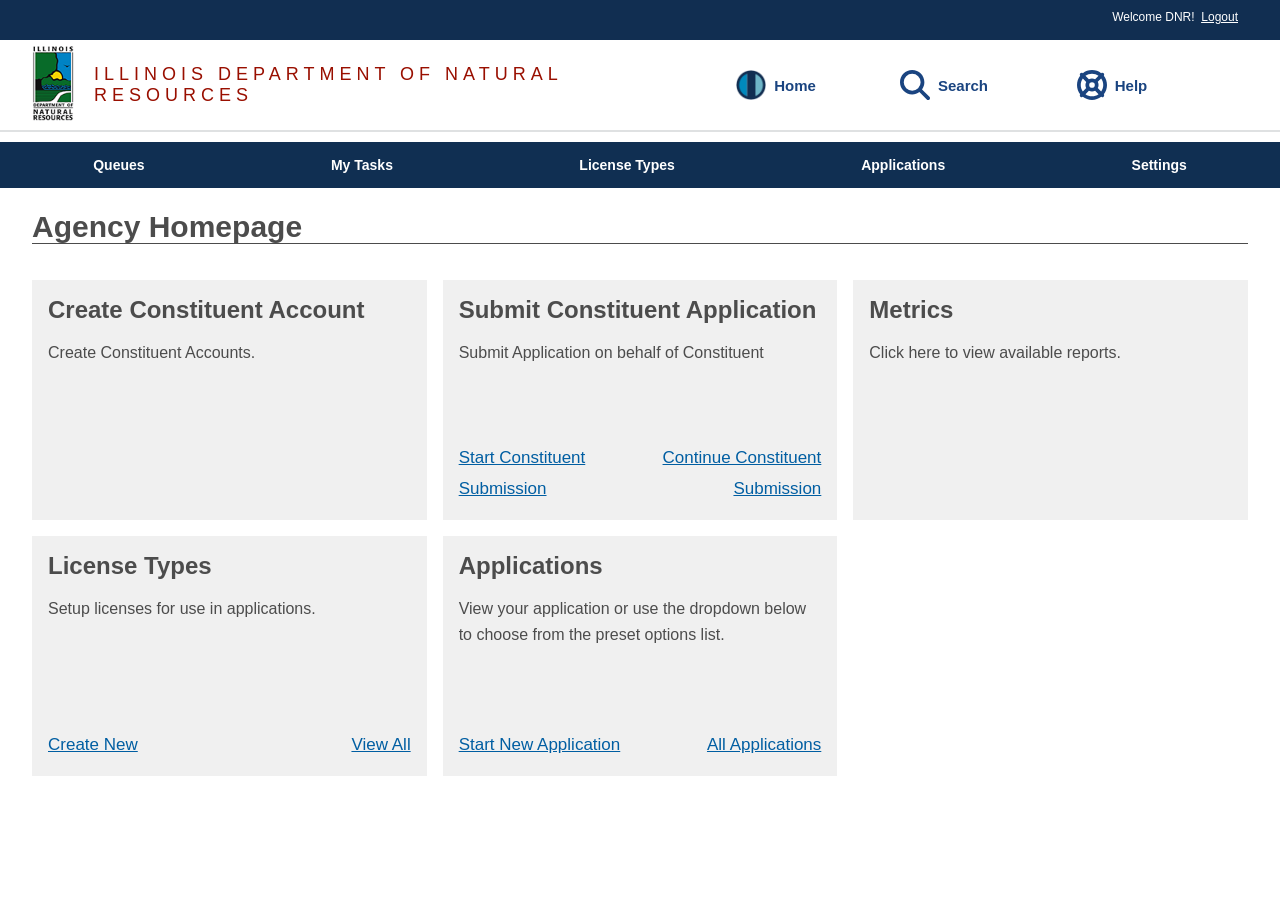
<file: index.html>
<!-- <div id="gate" style="
  position: fixed;
  top: 0;
  left: 0;
  width: 100%;
  height: 100%;
  background: white;
  display: flex;
  align-items: center;
  justify-content: center;
  flex-direction: column;
  z-index: 9999;
">
  <h2>Enter password to view prototype</h2>
  <input type="password" id="pw" style="padding:8px; margin:10px;" />
  <button onclick="enter()" style="padding:8px 16px;">Enter</button>
</div>

<script>
function enter() {
  if (document.getElementById('pw').value === 'rlp') {
    document.getElementById('gate').style.display = 'none';
  } else {
    alert('Wrong password');
  }
}
</script> -->


<!DOCTYPE html>
<html lang="en">
<head>
  <meta charset="UTF-8" />
  <meta name="viewport" content="width=device-width, initial-scale=1.0" />
  <title>Agency Home - RLP</title>
<!-- Custom RLP Styles -->
  <link rel="stylesheet" href="css/styles.css" />
</head>
<body>
  <div class="app-container">
    <div class="header management">
      <a class="usa-skipnav" href="#main-content">Skip to Main Content</a>

      <header class="usa-header">
        <div class="skinny-header-container">
          <div class="grid-container">
            <div class="welcome-agency usa-banner__header-text">
              Welcome DNR! &nbsp;<a href="#"><u>Logout</u></a>
            </div>
          </div>
        </div>
      </header>

      <div class="border-bottom-2px border-base-lighter">
        <div class="grid-container navigation">
          <div class="grid-row">
            <div class="tablet:grid-col-6 logo-flex">
              <a class="agency-logo-link" href="#">
                <img src="assets/il-logo.png"
                     alt="Illinois Department of Natural Resources agency logo"
                     class="agency-logo">
              </a>
              <a class="agency-name-link" href="#">
                <div class="agency-name">Illinois Department of Natural Resources</div>
              </a>
            </div>
            <div class="tablet:grid-col-6">
              <nav class="grid-container">
                <div class="grid-row header--nav-links">
                  <div class="tablet:grid-col nav__item">
                    <a class="usa-link" href="#">
                      <img src="assets/rlp-logo.png"
                           alt="RLP logo"
                           class="margin-right-1"
                           height="30">Home
                    </a>
                  </div>
                  <div class="tablet:grid-col-auto nav__item">
                    <a class="usa-link" href="search.html">
                      <svg aria-hidden="true" focusable="false" class="svg-inline--fa fa-magnifying-glass fa-xl margin-right-1" role="img" xmlns="http://www.w3.org/2000/svg" viewBox="0 0 512 512" width="30" height="30">
                        <path fill="currentColor" d="M416 208c0 45.9-14.9 88.3-40 122.7L502.6 457.4c12.5 12.5 12.5 32.8 0 45.3s-32.8 12.5-45.3 0L330.7 376c-34.4 25.2-76.8 40-122.7 40C93.1 416 0 322.9 0 208S93.1 0 208 0S416 93.1 416 208zM208 352a144 144 0 1 0 0-288 144 144 0 1 0 0 288z"></path>
                      </svg>Search
                    </a>
                  </div>
                  <div class="tablet:grid-col nav__item">
                    <a class="usa-link" href="#" target="_blank">
                      <svg aria-hidden="true" focusable="false" class="svg-inline--fa fa-life-ring fa-xl margin-right-1" role="img" xmlns="http://www.w3.org/2000/svg" viewBox="0 0 512 512" width="30" height="30">
                        <path fill="currentColor" d="M367.2 412.5C335.9 434.9 297.5 448 256 448s-79.9-13.1-111.2-35.5l58-58c15.8 8.6 34 13.5 53.3 13.5s37.4-4.9 53.3-13.5l58 58zm90.7 .8c33.8-43.4 54-98 54-157.3s-20.2-113.9-54-157.3c9-12.5 7.9-30.1-3.4-41.3S425.8 45 413.3 54C369.9 20.2 315.3 0 256 0S142.1 20.2 98.7 54c-12.5-9-30.1-7.9-41.3 3.4S45 86.2 54 98.7C20.2 142.1 0 196.7 0 256s20.2 113.9 54 157.3c-9 12.5-7.9 30.1 3.4 41.3S86.2 467 98.7 458c43.4 33.8 98 54 157.3 54s113.9-20.2 157.3-54c12.5 9 30.1 7.9 41.3-3.4s12.4-28.8 3.4-41.3zm-45.5-46.1l-58-58c8.6-15.8 13.5-34 13.5-53.3s-4.9-37.4-13.5-53.3l58-58C434.9 176.1 448 214.5 448 256s-13.1 79.9-35.5 111.2zM367.2 99.5l-58 58c-15.8-8.6-34-13.5-53.3-13.5s-37.4 4.9-53.3 13.5l-58-58C176.1 77.1 214.5 64 256 64s79.9 13.1 111.2 35.5zM157.5 309.3l-58 58C77.1 335.9 64 297.5 64 256s13.1-79.9 35.5-111.2l58 58c-8.6 15.8-13.5 34-13.5 53.3s4.9 37.4 13.5 53.3zM208 256a48 48 0 1 1 96 0 48 48 0 1 1 -96 0z"></path>
                      </svg>Help
                    </a>
                  </div>
                </div>
              </nav>
            </div>
          </div>
        </div>
      </div>
    </div>

    <nav class="horizontalNav main-menu">
      <ul class="usa-nav__primary display-flex padding-left-0">
        <li class="usa-nav__primary-item">
          <span class="menuItem-inner"><a href="queues.html">Queues</a></span>
        </li>
        <li class="usa-nav__primary-item">
          <span class="menuItem-inner"><a href="my-tasks.html">My Tasks</a></span>
        </li>
        <li class="usa-nav__primary-item">
          <span class="menuItem-inner"><a href="license-types.html">License Types</a></span>
        </li>
        <li class="usa-nav__primary-item">
          <span class="menuItem-inner"><a href="applications.html">Applications</a></span>
        </li>
        <li class="usa-nav__primary-item">
          <span class="menuItem-inner"><a href="settings.html">Settings</a></span>
        </li>
      </ul>
    </nav>

    <main id="main-content" class="grid-container">
      <h1 class="page-title page-title--underlined">Agency Homepage</h1>

      <div class="agency-home-cards agency-home-cards--index grid-row grid-gap-2 margin-top-2 minh-card-lg">
        <!-- Card 1: Create Constituent Account -->
        <div class="minh-card-lg margin-top-2 tablet:grid-col-4">
          <a class="simple-card bg-base-lightest padding-2 height-full display-flex flex-column flex-1"
             href="#"
             style="display:block; text-decoration:none;">
            <h2 class="font-family-sans text-bold margin-0">Create Constituent Account</h2>
            <p>Create Constituent Accounts.</p>
          </a>
        </div>

        <!-- Card 2: Submit Constituent Application -->
        <div class="minh-card-lg margin-top-2 tablet:grid-col-4">
          <div class="simple-card bg-base-lightest padding-2 height-full display-flex flex-column flex-1">
            <h2 class="font-family-sans text-bold margin-0">Submit Constituent Application</h2>
            <p>Submit Application on behalf of Constituent</p>
            <div class="flex flex-1 flex-column flex-justify-end">
              <div class="grid-row">
                <div class="tablet:grid-col-6 text-left">
                  <a class="text-primary" href="#">Start Constituent Submission</a>
                </div>
                <div class="tablet:grid-col-6 text-right">
                  <a class="text-primary" href="#">Continue Constituent Submission</a>
                </div>
              </div>
            </div>
          </div>
        </div>

        <!-- Card 3: Metrics -->
        <div class="minh-card-lg margin-top-2 tablet:grid-col-4">
          <a class="simple-card bg-base-lightest padding-2 height-full display-flex flex-column flex-1"
             href="#"
             style="display:block; text-decoration:none;">
            <h2 class="font-family-sans text-bold margin-0">Metrics</h2>
            <p>Click here to view available reports.</p>
          </a>
        </div>

        <!-- Card 4: License Types -->
        <div class="minh-card-lg margin-top-2 tablet:grid-col-4">
          <div class="simple-card bg-base-lightest padding-2 height-full display-flex flex-column flex-1">
            <h2 class="font-family-sans text-bold margin-0">License Types</h2>
            <p>Setup licenses for use in applications.</p>
            <div class="flex flex-1 flex-column flex-justify-end">
              <div class="grid-row">
                <div class="tablet:grid-col-6 text-left">
                  <a class="text-primary" href="#">Create New</a>
                </div>
                <div class="tablet:grid-col-6 text-right">
                  <a class="text-primary" href="#">View All</a>
                </div>
              </div>
            </div>
          </div>
        </div>

        <!-- Card 5: Applications -->
        <div class="minh-card-lg margin-top-2 tablet:grid-col-4">
          <div class="simple-card bg-base-lightest padding-2 height-full display-flex flex-column flex-1">
            <h2 class="font-family-sans text-bold margin-0">Applications</h2>
            <p>View your application or use the dropdown below to choose from the preset options list.</p>
            <div class="flex flex-1 flex-column flex-justify-end">
              <div class="grid-row">
                <div class="tablet:grid-col-6 text-left">
                  <a class="text-primary" href="start-application.html">Start New Application</a>
                </div>
                <div class="tablet:grid-col-6 text-right">
                  <a class="text-primary" href="applications.html">All Applications</a>
                </div>
              </div>
            </div>
          </div>
        </div>
      </div>
    </main>
  </div>
</body>
</html>
</file>
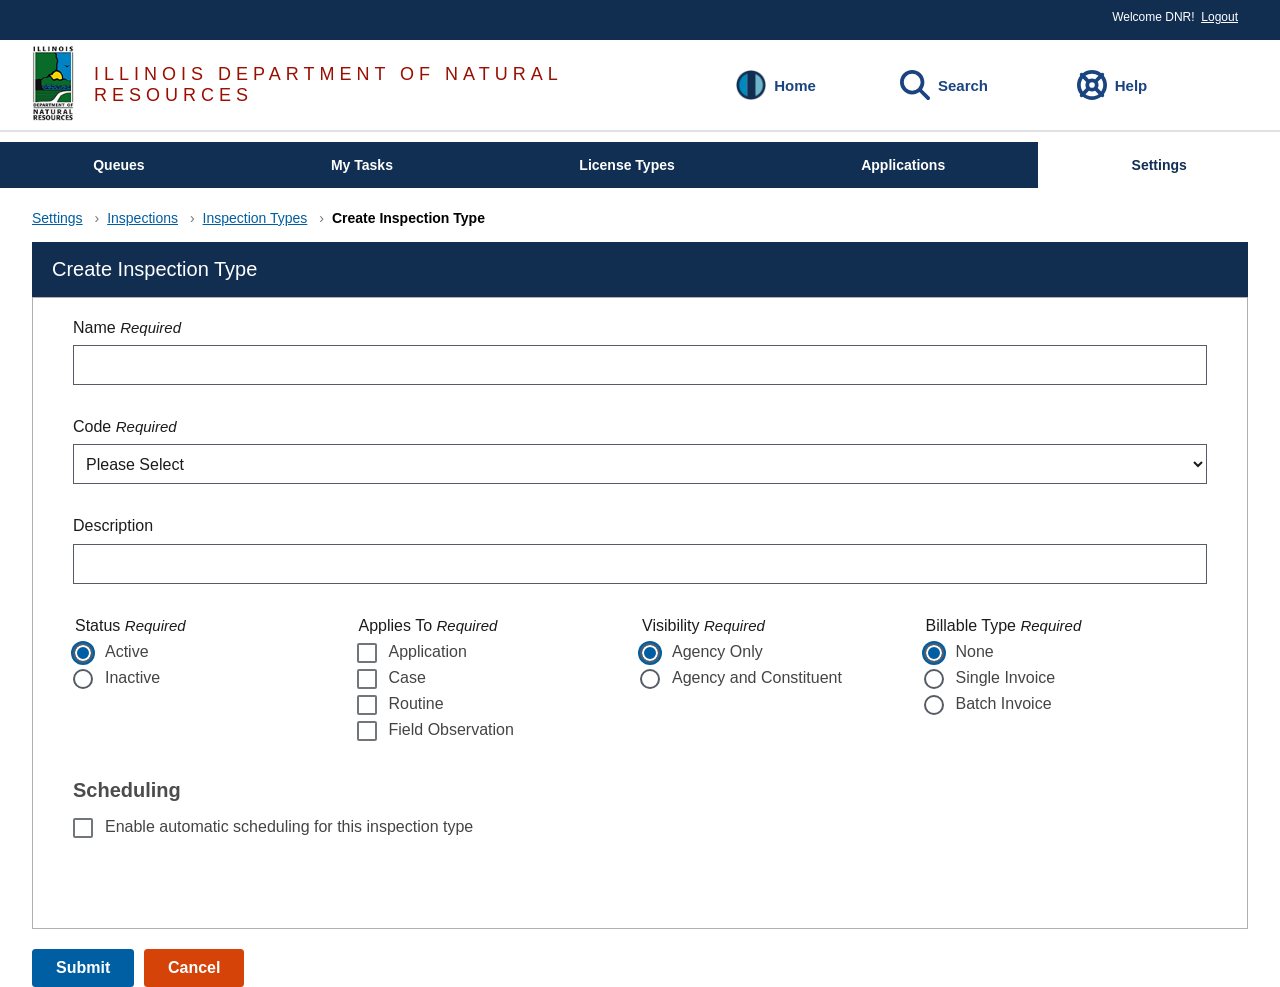
<file: add-inspection-type.html>
<!DOCTYPE html>
<html lang="en">
<head>
  <meta charset="UTF-8" />
  <meta name="viewport" content="width=device-width, initial-scale=1.0" />
  <title>Create Inspection Type - RLP</title>
  <!-- Custom RLP Styles -->
  <link rel="stylesheet" href="css/styles.css" />
</head>
<body>
  <div class="app-container">
    <div class="header management">
      <a class="usa-skipnav" href="#main-content">Skip to Main Content</a>

      <header class="usa-header">
        <div class="skinny-header-container">
          <div class="grid-container">
            <div class="welcome-agency usa-banner__header-text">
              Welcome DNR! &nbsp;<a href="#"><u>Logout</u></a>
            </div>
          </div>
        </div>
      </header>

      <div class="border-bottom-2px border-base-lighter">
        <div class="grid-container navigation">
          <div class="grid-row">
            <div class="tablet:grid-col-6 logo-flex">
              <a class="agency-logo-link" href="index.html">
                <img src="assets/il-logo.png"
                     alt="Illinois Department of Natural Resources agency logo"
                     class="agency-logo">
              </a>
              <a class="agency-name-link" href="index.html">
                <div class="agency-name">Illinois Department of Natural Resources</div>
              </a>
            </div>
            <div class="tablet:grid-col-6">
              <nav class="grid-container">
                <div class="grid-row header--nav-links">
                  <div class="tablet:grid-col nav__item">
                    <a class="usa-link" href="index.html">
                      <img src="assets/rlp-logo.png"
                           alt="RLP logo"
                           class="margin-right-1"
                           height="30">Home
                    </a>
                  </div>
                  <div class="tablet:grid-col-auto nav__item">
                    <a class="usa-link" href="search.html">
                      <svg aria-hidden="true" focusable="false" class="svg-inline--fa fa-magnifying-glass fa-xl margin-right-1" role="img" xmlns="http://www.w3.org/2000/svg" viewBox="0 0 512 512" width="30" height="30">
                        <path fill="currentColor" d="M416 208c0 45.9-14.9 88.3-40 122.7L502.6 457.4c12.5 12.5 12.5 32.8 0 45.3s-32.8 12.5-45.3 0L330.7 376c-34.4 25.2-76.8 40-122.7 40C93.1 416 0 322.9 0 208S93.1 0 208 0S416 93.1 416 208zM208 352a144 144 0 1 0 0-288 144 144 0 1 0 0 288z"></path>
                      </svg>Search
                    </a>
                  </div>
                  <div class="tablet:grid-col nav__item">
                    <a class="usa-link" href="#" target="_blank">
                      <svg aria-hidden="true" focusable="false" class="svg-inline--fa fa-life-ring fa-xl margin-right-1" role="img" xmlns="http://www.w3.org/2000/svg" viewBox="0 0 512 512" width="30" height="30">
                        <path fill="currentColor" d="M367.2 412.5C335.9 434.9 297.5 448 256 448s-79.9-13.1-111.2-35.5l58-58c15.8 8.6 34 13.5 53.3 13.5s37.4-4.9 53.3-13.5l58 58zm90.7 .8c33.8-43.4 54-98 54-157.3s-20.2-113.9-54-157.3c9-12.5 7.9-30.1-3.4-41.3S425.8 45 413.3 54C369.9 20.2 315.3 0 256 0S142.1 20.2 98.7 54c-12.5-9-30.1-7.9-41.3 3.4S45 86.2 54 98.7C20.2 142.1 0 196.7 0 256s20.2 113.9 54 157.3c-9 12.5-7.9 30.1 3.4 41.3S86.2 467 98.7 458c43.4 33.8 98 54 157.3 54s113.9-20.2 157.3-54c12.5 9 30.1 7.9 41.3-3.4s12.4-28.8 3.4-41.3zm-45.5-46.1l-58-58c8.6-15.8 13.5-34 13.5-53.3s-4.9-37.4-13.5-53.3l58-58C434.9 176.1 448 214.5 448 256s-13.1 79.9-35.5 111.2zM367.2 99.5l-58 58c-15.8-8.6-34-13.5-53.3-13.5s-37.4 4.9-53.3 13.5l-58-58C176.1 77.1 214.5 64 256 64s79.9 13.1 111.2 35.5zM157.5 309.3l-58 58C77.1 335.9 64 297.5 64 256s13.1-79.9 35.5-111.2l58 58c-8.6 15.8-13.5 34-13.5 53.3s4.9 37.4 13.5 53.3zM208 256a48 48 0 1 1 96 0 48 48 0 1 1 -96 0z"></path>
                      </svg>Help
                    </a>
                  </div>
                </div>
              </nav>
            </div>
          </div>
        </div>
      </div>
    </div>

    <nav class="horizontalNav main-menu">
      <ul class="usa-nav__primary display-flex padding-left-0">
        <li class="usa-nav__primary-item">
          <span class="menuItem-inner"><a href="queues.html">Queues</a></span>
        </li>
        <li class="usa-nav__primary-item">
          <span class="menuItem-inner"><a href="my-tasks.html">My Tasks</a></span>
        </li>
        <li class="usa-nav__primary-item">
          <span class="menuItem-inner"><a href="license-types.html">License Types</a></span>
        </li>
        <li class="usa-nav__primary-item">
          <span class="menuItem-inner"><a href="applications.html">Applications</a></span>
        </li>
        <li class="usa-nav__primary-item active">
          <span class="menuItem-inner"><a href="settings.html">Settings</a></span>
        </li>
      </ul>
    </nav>

    <main id="main-content" class="grid-container">
      <nav class="usa-breadcrumb margin-top-2" aria-label="Breadcrumbs">
        <ol class="usa-breadcrumb__list">
          <li class="usa-breadcrumb__list-item">
            <a href="settings.html" class="usa-breadcrumb__link">Settings</a>
          </li>
          <li class="usa-breadcrumb__list-item">
            <a href="inspection-menu.html" class="usa-breadcrumb__link">Inspections</a>
          </li>
          <li class="usa-breadcrumb__list-item">
            <a href="inspections.html" class="usa-breadcrumb__link">Inspection Types</a>
          </li>
          <li class="usa-breadcrumb__list-item usa-current" aria-current="page">
            <span>Create Inspection Type</span>
          </li>
        </ol>
      </nav>

      <div class="profile-header">
        <h1 class="profile-header__title">Create Inspection Type</h1>
      </div>

      <!-- Error Alert -->
      <div id="error-alert" class="usa-alert usa-alert--error" hidden>
        <div class="usa-alert__body">
          <h3 class="usa-alert__heading">Error status</h3>
          <p class="usa-alert__text">Please correct the following errors:</p>
        </div>
      </div>

      <div class="profile-content">
        <div class="inspection-content">
          <div class="margin-bottom-4" id="inspection-name-group">
            <label class="usa-label" for="inspection-name">Name <span class="field-required">Required</span></label>
            <span class="usa-error-message" id="inspection-name-error" hidden>Enter a name</span>
            <input class="usa-input" id="inspection-name" name="inspection-name" type="text" required>
          </div>

          <div class="margin-bottom-4" id="inspection-type-group">
            <label class="usa-label" for="inspection-type">Code <span class="field-required">Required</span></label>
            <span class="usa-error-message" id="inspection-type-error" hidden>Select a code</span>
            <select class="usa-select" id="inspection-type" name="inspection-type" required>
              <option value="">Please Select</option>
            </select>
          </div>

          <div class="margin-bottom-4" id="inspection-team-group" hidden>
            <label class="usa-label" for="inspection-team">Team <span class="field-required">Required</span></label>
            <span class="usa-error-message" id="inspection-team-error" hidden>Select a team</span>
            <select class="usa-select" id="inspection-team" name="inspection-team">
              <option value="">Please Select</option>
              <option value="team-1">Team 1</option>
              <option value="team-2">Team 2</option>
              <option value="team-3">Team 3</option>
            </select>
          </div>

          <div class="margin-bottom-4" id="license-type-group" hidden>
            <label class="usa-label" for="license-type">Type</label>
            <select class="usa-select" id="license-type" name="license-type">
              <option value="">Please Select</option>
              <option value="firearm-business">Firearm Business License</option>
              <option value="professional-engineer">Professional Engineer</option>
              <option value="contractor">Contractor License</option>
              <option value="fishing-guide">Fishing Guide Permit</option>
              <option value="wildlife-rehab">Wildlife Rehabilitation</option>
            </select>
          </div>

          <div class="margin-bottom-4">
            <label class="usa-label" for="description">Description</label>
            <input class="usa-input" id="description" name="description" type="text">
          </div>

          <div class="grid-row grid-gap margin-bottom-4">
            <div class="tablet:grid-col">
              <fieldset class="usa-fieldset">
                <legend class="usa-legend">Status <span class="field-required">Required</span></legend>
                <div class="usa-radio">
                  <input class="usa-radio__input" id="status-active" type="radio" name="status" value="active" checked>
                  <label class="usa-radio__label" for="status-active">Active</label>
                </div>
                <div class="usa-radio">
                  <input class="usa-radio__input" id="status-inactive" type="radio" name="status" value="inactive">
                  <label class="usa-radio__label" for="status-inactive">Inactive</label>
                </div>
              </fieldset>
            </div>
            <div class="tablet:grid-col" id="applies-to-group">
              <fieldset class="usa-fieldset">
                <legend class="usa-legend">Applies To <span class="field-required">Required</span></legend>
                <span class="usa-error-message" id="applies-to-error" hidden>Select at least one option</span>
                <div class="usa-checkbox">
                  <input class="usa-checkbox__input" id="applies-application" type="checkbox" name="applies-to" value="application">
                  <label class="usa-checkbox__label" for="applies-application">Application</label>
                </div>
                <div class="usa-checkbox">
                  <input class="usa-checkbox__input" id="applies-case" type="checkbox" name="applies-to" value="case">
                  <label class="usa-checkbox__label" for="applies-case">Case</label>
                </div>
                <div class="usa-checkbox">
                  <input class="usa-checkbox__input" id="applies-routine" type="checkbox" name="applies-to" value="routine">
                  <label class="usa-checkbox__label" for="applies-routine">Routine</label>
                </div>
                <div class="usa-checkbox">
                  <input class="usa-checkbox__input" id="applies-field-observation" type="checkbox" name="applies-to" value="field-observation">
                  <label class="usa-checkbox__label" for="applies-field-observation">Field Observation</label>
                </div>
              </fieldset>
            </div>
            <div class="tablet:grid-col">
              <fieldset class="usa-fieldset">
                <legend class="usa-legend">Visibility <span class="field-required">Required</span></legend>
                <div class="usa-radio">
                  <input class="usa-radio__input" id="visibility-agency-only" type="radio" name="visibility" value="agency-only" checked>
                  <label class="usa-radio__label" for="visibility-agency-only">Agency Only</label>
                </div>
                <div class="usa-radio">
                  <input class="usa-radio__input" id="visibility-agency-constituent" type="radio" name="visibility" value="agency-constituent">
                  <label class="usa-radio__label" for="visibility-agency-constituent">Agency and Constituent</label>
                </div>
              </fieldset>
            </div>
            <div class="tablet:grid-col">
              <fieldset class="usa-fieldset">
                <legend class="usa-legend">Billable Type <span class="field-required">Required</span></legend>
                <div class="usa-radio">
                  <input class="usa-radio__input" id="billable-none" type="radio" name="billable-type" value="none" checked>
                  <label class="usa-radio__label" for="billable-none">None</label>
                </div>
                <div class="usa-radio">
                  <input class="usa-radio__input" id="billable-single" type="radio" name="billable-type" value="single">
                  <label class="usa-radio__label" for="billable-single">Single Invoice</label>
                </div>
                <div class="usa-radio">
                  <input class="usa-radio__input" id="billable-batch" type="radio" name="billable-type" value="batch">
                  <label class="usa-radio__label" for="billable-batch">Batch Invoice</label>
                </div>
              </fieldset>
            </div>
          </div>

          <h2 style="font-size: 2rem; font-weight: 700; margin-bottom: 1.6rem; margin-top: 3rem;">Scheduling</h2>

          <div class="margin-bottom-4">
            <div class="usa-checkbox">
              <input class="usa-checkbox__input" id="enable-scheduling" type="checkbox" name="enable-scheduling">
              <label class="usa-checkbox__label" for="enable-scheduling">Enable automatic scheduling for this inspection type</label>
            </div>
          </div>

          <div id="scheduling-fields" class="margin-bottom-4" style="background-color: #f0f0f0; padding: 2.6rem;" hidden>
            <div class="margin-bottom-4">
              <label class="usa-label">Inspection Timing <span class="field-required">Required</span></label>
              <div class="grid-row" style="align-items: end; gap: 1.6rem;">
                <div class="grid-col-auto">
                  <label class="usa-label" for="timing-number">Number <span class="field-required">Required</span></label>
                  <input class="usa-input" id="timing-number" name="timing-number" type="number" style="width: 10rem;">
                </div>
                <div class="grid-col-auto">
                  <label class="usa-label" for="timing-period">Period <span class="field-required">Required</span></label>
                  <select class="usa-select" id="timing-period" name="timing-period">
                    <option value="">Please Select</option>
                    <option value="days">Days</option>
                    <option value="months">Months</option>
                    <option value="years">Years</option>
                  </select>
                </div>
                <div class="grid-col-auto">
                  <label class="usa-label" for="timing-timeframe">Timeframe <span class="field-required">Required</span></label>
                  <select class="usa-select" id="timing-timeframe" name="timing-timeframe">
                    <option value="">Please Select</option>
                    <option value="on">on</option>
                    <option value="before">before</option>
                    <option value="after">after</option>
                  </select>
                </div>
                <div class="grid-col-auto" style="padding-bottom: 0.8rem;">
                  <span style="font-size: 1.6rem;">the</span>
                </div>
                <div class="grid-col-auto">
                  <label class="usa-label" for="timing-outcome">Outcome <span class="field-required">Required</span></label>
                  <select class="usa-select" id="timing-outcome" name="timing-outcome" style="min-width: 25rem;">
                    <option value="">Please Select</option>
                    <option value="issuance-expiration">Issuance expiration</option>
                    <option value="issuance-start">Issuance start</option>
                    <option value="prior-inspection-completion">Prior inspection completion date</option>
                  </select>
                </div>
              </div>
            </div>

            <fieldset class="usa-fieldset margin-bottom-4">
              <legend class="usa-legend">Frequency <span class="field-required">Required</span></legend>
              <div class="usa-radio">
                <input class="usa-radio__input" id="frequency-quarterly" type="radio" name="frequency" value="quarterly" checked>
                <label class="usa-radio__label" for="frequency-quarterly">Quarterly</label>
              </div>
              <div class="usa-radio">
                <input class="usa-radio__input" id="frequency-annual" type="radio" name="frequency" value="annual">
                <label class="usa-radio__label" for="frequency-annual">Annual</label>
              </div>
              <div class="usa-radio">
                <input class="usa-radio__input" id="frequency-biennial" type="radio" name="frequency" value="biennial">
                <label class="usa-radio__label" for="frequency-biennial">Biennial</label>
              </div>
            </fieldset>

            <div class="margin-bottom-4">
              <label class="usa-label">Repeat Every <span class="field-required">Required</span></label>
              <div class="grid-row" style="align-items: end; gap: 1.6rem;">
                <div class="grid-col-auto">
                  <label class="usa-label" for="repeat-number">Number <span class="field-required">Required</span></label>
                  <input class="usa-input" id="repeat-number" name="repeat-number" type="number" style="width: 10rem;">
                </div>
                <div class="grid-col-auto">
                  <label class="usa-label" for="repeat-period">Period <span class="field-required">Required</span></label>
                  <select class="usa-select" id="repeat-period" name="repeat-period">
                    <option value="">Please Select</option>
                    <option value="days">Days</option>
                    <option value="months">Months</option>
                    <option value="years">Years</option>
                  </select>
                </div>
              </div>
            </div>

            <div class="grid-row margin-bottom-4" style="gap: 1.6rem;">
              <div class="grid-col-auto">
                <label class="usa-label" for="schedule-start-date">Start Date <span class="field-required">Required</span></label>
                <div class="date-picker-wrapper">
                  <input class="usa-input" id="schedule-start-date" name="schedule-start-date" type="text" placeholder="MM/DD/YYYY" required>
                  <button type="button" class="date-picker-button" aria-label="Select date">
                    <svg xmlns="http://www.w3.org/2000/svg" width="20" height="20" viewBox="0 0 24 24" fill="none" stroke="currentColor" stroke-width="2">
                      <rect x="3" y="4" width="18" height="18" rx="2" ry="2"></rect>
                      <line x1="16" y1="2" x2="16" y2="6"></line>
                      <line x1="8" y1="2" x2="8" y2="6"></line>
                      <line x1="3" y1="10" x2="21" y2="10"></line>
                    </svg>
                  </button>
                </div>
              </div>
              <div class="grid-col-auto">
                <label class="usa-label" for="schedule-end-date">End Date</label>
                <div class="date-picker-wrapper">
                  <input class="usa-input" id="schedule-end-date" name="schedule-end-date" type="text" placeholder="MM/DD/YYYY">
                  <button type="button" class="date-picker-button" aria-label="Select date">
                    <svg xmlns="http://www.w3.org/2000/svg" width="20" height="20" viewBox="0 0 24 24" fill="none" stroke="currentColor" stroke-width="2">
                      <rect x="3" y="4" width="18" height="18" rx="2" ry="2"></rect>
                      <line x1="16" y1="2" x2="16" y2="6"></line>
                      <line x1="8" y1="2" x2="8" y2="6"></line>
                      <line x1="3" y1="10" x2="21" y2="10"></line>
                    </svg>
                  </button>
                </div>
              </div>
            </div>
          </div>
        </div>
      </div>

      <div class="margin-top-2">
        <button type="button" class="usa-button" id="submit-button">Submit</button>
        <a href="inspections.html" class="usa-button usa-button--secondary" id="cancel-button">Cancel</a>
      </div>
    </main>
  </div>

  <script>
    // Populate Inspection Code dropdown from saved enabled codes, falling back to
    // the default enabled state defined in inspection-codes.html
    (function populateInspectionCodes() {
      var defaultCodes = [
        'AFO-FIRE-001', 'AFO-WATER-002', 'AFO-LIC-003', 'AFO-WILD-005',
        'AFO-PARK-006', 'AFO-HUNT-007', 'AFO-FISH-008', 'AFO-SOIL-010',
        'AFO-HAZ-011',  'AFO-FOOD-012', 'AFO-ELEC-014', 'AFO-CHEM-015',
        'AFO-BUILD-016','AFO-PEST-018', 'AFO-FEED-019', 'AFO-ROAD-020',
        'AFO-UTIL-022', 'AFO-NATIVE-023','AFO-WETLAND-024'
      ];

      var codes = defaultCodes;
      try {
        var stored = localStorage.getItem('enabledInspectionCodes');
        if (stored) { codes = JSON.parse(stored); }
      } catch (e) {}

      var select = document.getElementById('inspection-type');
      codes.forEach(function(code) {
        var option = document.createElement('option');
        option.value = code.toLowerCase();
        option.textContent = code;
        select.appendChild(option);
      });
    })();

    // Scheduling checkbox functionality
    const enableSchedulingCheckbox = document.getElementById('enable-scheduling');
    const schedulingFields = document.getElementById('scheduling-fields');

    enableSchedulingCheckbox.addEventListener('change', function() {
      if (this.checked) {
        schedulingFields.removeAttribute('hidden');
      } else {
        schedulingFields.setAttribute('hidden', '');
      }
    });

    // Form validation
    function validateForm() {
      let isValid = true;
      const errorAlert = document.getElementById('error-alert');

      // Clear previous errors
      clearErrors();

      // Validate Inspection Type
      const inspectionType = document.getElementById('inspection-type');
      if (!inspectionType.value) {
        showFieldError('inspection-type-group', 'inspection-type-error', 'inspection-type');
        isValid = false;
      }

      // Validate Inspection Team (only when an Inspection Code has been selected)
      const inspectionTeamGroup = document.getElementById('inspection-team-group');
      if (!inspectionTeamGroup.hasAttribute('hidden')) {
        const inspectionTeam = document.getElementById('inspection-team');
        if (!inspectionTeam.value) {
          showFieldError('inspection-team-group', 'inspection-team-error', 'inspection-team');
          isValid = false;
        }
      }

      // Validate Inspection Name
      const inspectionName = document.getElementById('inspection-name');
      if (!inspectionName.value.trim()) {
        showFieldError('inspection-name-group', 'inspection-name-error', 'inspection-name');
        isValid = false;
      }

      // Validate Applies To - at least one checkbox must be checked
      const appliesTo = document.querySelectorAll('input[name="applies-to"]:checked');
      if (appliesTo.length === 0) {
        showFieldError('applies-to-group', 'applies-to-error', null);
        isValid = false;
      }

      // If scheduling is enabled, validate scheduling fields
      if (enableSchedulingCheckbox.checked) {
        const timingNumber = document.getElementById('timing-number');
        const timingPeriod = document.getElementById('timing-period');
        const timingTimeframe = document.getElementById('timing-timeframe');
        const timingOutcome = document.getElementById('timing-outcome');
        const repeatNumber = document.getElementById('repeat-number');
        const repeatPeriod = document.getElementById('repeat-period');
        const startDate = document.getElementById('schedule-start-date');

        if (!timingNumber.value) {
          timingNumber.classList.add('usa-input--error');
          isValid = false;
        }
        if (!timingPeriod.value) {
          timingPeriod.classList.add('usa-select--error');
          isValid = false;
        }
        if (!timingTimeframe.value) {
          timingTimeframe.classList.add('usa-select--error');
          isValid = false;
        }
        if (!timingOutcome.value) {
          timingOutcome.classList.add('usa-select--error');
          isValid = false;
        }
        if (!repeatNumber.value) {
          repeatNumber.classList.add('usa-input--error');
          isValid = false;
        }
        if (!repeatPeriod.value) {
          repeatPeriod.classList.add('usa-select--error');
          isValid = false;
        }
        if (!startDate.value) {
          startDate.classList.add('usa-input--error');
          isValid = false;
        }
      }

      // Show or hide error alert
      if (!isValid) {
        errorAlert.removeAttribute('hidden');
        window.scrollTo({ top: 0, behavior: 'smooth' });
      } else {
        errorAlert.setAttribute('hidden', '');
      }

      return isValid;
    }

    function showFieldError(groupId, errorId, fieldId) {
      const group = document.getElementById(groupId);
      const error = document.getElementById(errorId);

      group.classList.add('usa-form-group--error');
      error.removeAttribute('hidden');

      if (fieldId) {
        const field = document.getElementById(fieldId);
        field.classList.add('usa-input--error', 'usa-select--error');
      }
    }

    function clearErrors() {
      document.querySelectorAll('.usa-form-group--error').forEach(group => {
        group.classList.remove('usa-form-group--error');
      });

      document.querySelectorAll('.usa-error-message').forEach(error => {
        error.setAttribute('hidden', '');
      });

      document.querySelectorAll('.usa-input--error, .usa-select--error').forEach(field => {
        field.classList.remove('usa-input--error', 'usa-select--error');
      });
    }

    // Clear errors when user starts fixing them
    document.getElementById('inspection-type').addEventListener('change', function() {
      const teamGroup = document.getElementById('inspection-team-group');
      const teamSelect = document.getElementById('inspection-team');
      const licenseTypeGroup = document.getElementById('license-type-group');
      const licenseTypeSelect = document.getElementById('license-type');

      if (this.value) {
        document.getElementById('inspection-type-group').classList.remove('usa-form-group--error');
        document.getElementById('inspection-type-error').setAttribute('hidden', '');
        this.classList.remove('usa-select--error');
        teamGroup.removeAttribute('hidden');
        licenseTypeGroup.removeAttribute('hidden');
      } else {
        teamGroup.setAttribute('hidden', '');
        teamSelect.value = '';
        licenseTypeGroup.setAttribute('hidden', '');
        licenseTypeSelect.value = '';
      }
    });

    document.getElementById('inspection-team').addEventListener('change', function() {
      if (this.value) {
        document.getElementById('inspection-team-group').classList.remove('usa-form-group--error');
        document.getElementById('inspection-team-error').setAttribute('hidden', '');
        this.classList.remove('usa-select--error');
      }
    });

    document.getElementById('inspection-name').addEventListener('input', function() {
      if (this.value.trim()) {
        document.getElementById('inspection-name-group').classList.remove('usa-form-group--error');
        document.getElementById('inspection-name-error').setAttribute('hidden', '');
        this.classList.remove('usa-input--error');
      }
    });

    document.querySelectorAll('input[name="applies-to"]').forEach(checkbox => {
      checkbox.addEventListener('change', function() {
        const checked = document.querySelectorAll('input[name="applies-to"]:checked');
        if (checked.length > 0) {
          document.getElementById('applies-to-group').classList.remove('usa-form-group--error');
          document.getElementById('applies-to-error').setAttribute('hidden', '');
        }
      });
    });

    // Submit button handler with validation
    document.getElementById('submit-button').addEventListener('click', function() {
      if (validateForm()) {
        console.log('Inspection type submitted');
        window.location.href = 'inspections.html';
      }
    });
  </script>
</body>
</html>
</file>
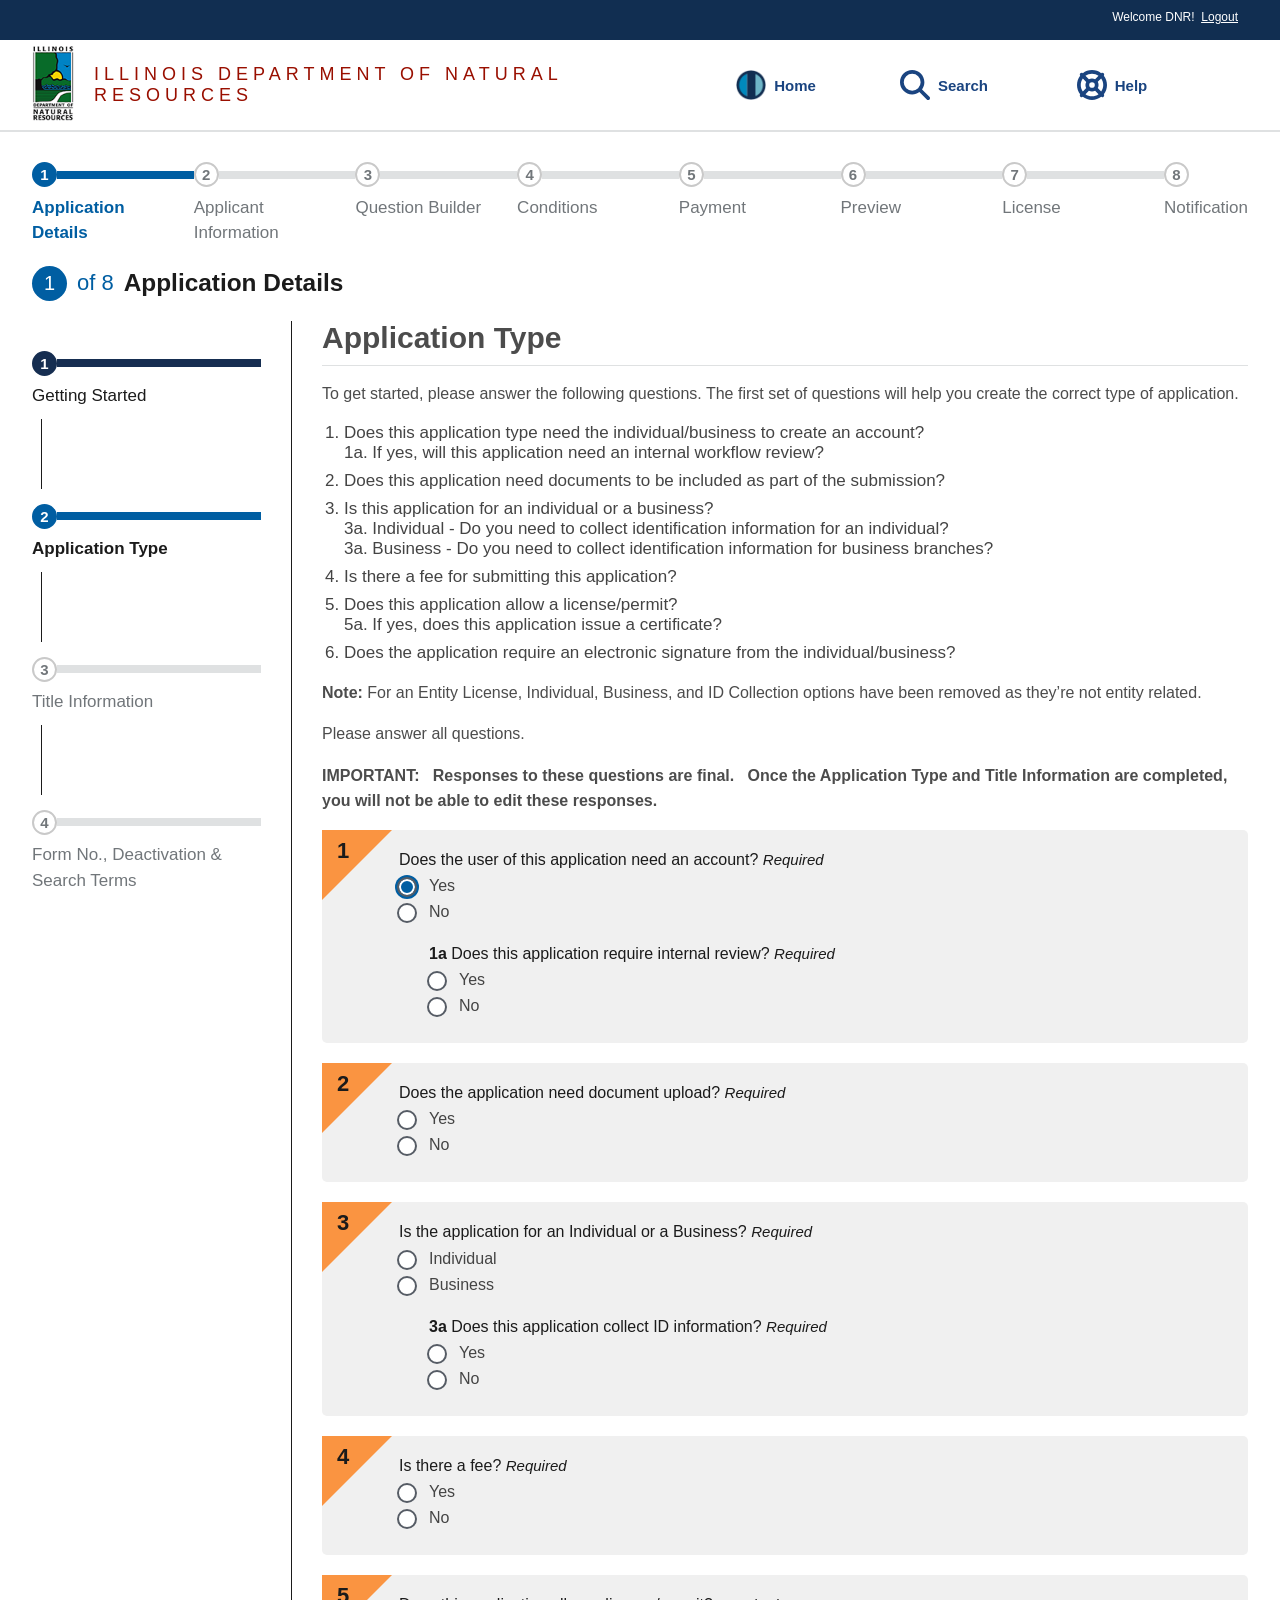
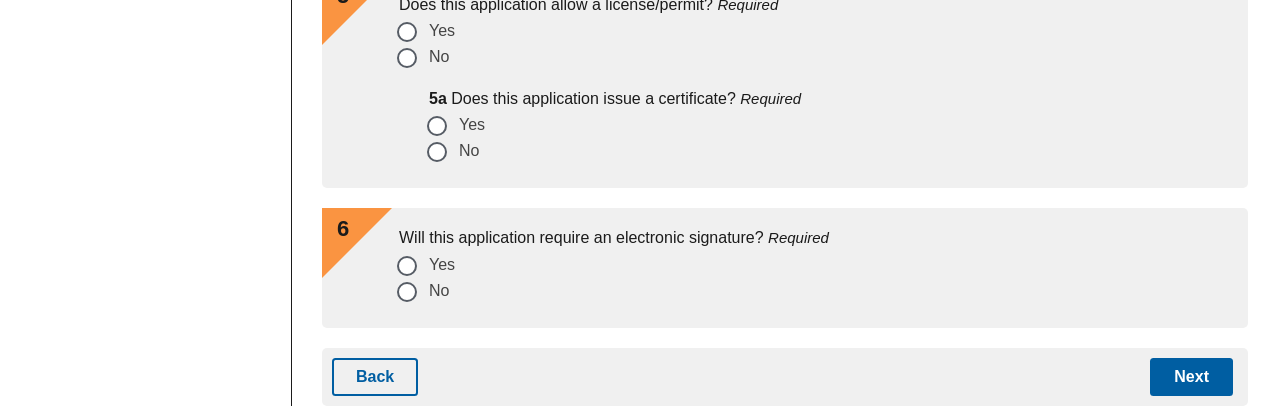
<file: application-type.html>
<!DOCTYPE html>
<html lang="en">

<head>
  <meta charset="UTF-8" />
  <meta name="viewport" content="width=device-width, initial-scale=1.0" />
  <title>Application Type - RLP</title>
  <!-- Custom RLP Styles -->
  <link rel="stylesheet" href="css/styles.css" />
</head>

<body>
  <div class="app-container">
    <div class="header management">
      <a class="usa-skipnav" href="#main-content">Skip to Main Content</a>

      <header class="usa-header">
        <div class="skinny-header-container">
          <div class="grid-container">
            <div class="welcome-agency usa-banner__header-text">
              Welcome DNR! &nbsp;<a href="#"><u>Logout</u></a>
            </div>
          </div>
        </div>
      </header>

      <div class="border-bottom-2px border-base-lighter">
        <div class="grid-container navigation">
          <div class="grid-row">
            <div class="tablet:grid-col-6 logo-flex">
              <a class="agency-logo-link" href="index.html">
                <img src="assets/il-logo.png" alt="Illinois Department of Natural Resources agency logo"
                  class="agency-logo">
              </a>
              <a class="agency-name-link" href="index.html">
                <div class="agency-name">Illinois Department of Natural Resources</div>
              </a>
            </div>
            <div class="tablet:grid-col-6">
              <nav class="grid-container">
                <div class="grid-row header--nav-links">
                  <div class="tablet:grid-col nav__item">
                    <a class="usa-link" href="index.html">
                      <img src="assets/rlp-logo.png" alt="RLP logo" class="margin-right-1" height="30">Home
                    </a>
                  </div>
                  <div class="tablet:grid-col-auto nav__item">
                    <a class="usa-link" href="search.html">
                      <svg aria-hidden="true" focusable="false"
                        class="svg-inline--fa fa-magnifying-glass fa-xl margin-right-1" role="img"
                        xmlns="http://www.w3.org/2000/svg" viewBox="0 0 512 512" width="30" height="30">
                        <path fill="currentColor"
                          d="M416 208c0 45.9-14.9 88.3-40 122.7L502.6 457.4c12.5 12.5 12.5 32.8 0 45.3s-32.8 12.5-45.3 0L330.7 376c-34.4 25.2-76.8 40-122.7 40C93.1 416 0 322.9 0 208S93.1 0 208 0S416 93.1 416 208zM208 352a144 144 0 1 0 0-288 144 144 0 1 0 0 288z">
                        </path>
                      </svg>Search
                    </a>
                  </div>
                  <div class="tablet:grid-col nav__item">
                    <a class="usa-link" href="#" target="_blank">
                      <svg aria-hidden="true" focusable="false" class="svg-inline--fa fa-life-ring fa-xl margin-right-1"
                        role="img" xmlns="http://www.w3.org/2000/svg" viewBox="0 0 512 512" width="30" height="30">
                        <path fill="currentColor"
                          d="M367.2 412.5C335.9 434.9 297.5 448 256 448s-79.9-13.1-111.2-35.5l58-58c15.8 8.6 34 13.5 53.3 13.5s37.4-4.9 53.3-13.5l58 58zm90.7 .8c33.8-43.4 54-98 54-157.3s-20.2-113.9-54-157.3c9-12.5 7.9-30.1-3.4-41.3S425.8 45 413.3 54C369.9 20.2 315.3 0 256 0S142.1 20.2 98.7 54c-12.5-9-30.1-7.9-41.3 3.4S45 86.2 54 98.7C20.2 142.1 0 196.7 0 256s20.2 113.9 54 157.3c-9 12.5-7.9 30.1 3.4 41.3S86.2 467 98.7 458c43.4 33.8 98 54 157.3 54s113.9-20.2 157.3-54c12.5 9 30.1 7.9 41.3-3.4s12.4-28.8 3.4-41.3zm-45.5-46.1l-58-58c8.6-15.8 13.5-34 13.5-53.3s-4.9-37.4-13.5-53.3l58-58C434.9 176.1 448 214.5 448 256s-13.1 79.9-35.5 111.2zM367.2 99.5l-58 58c-15.8-8.6-34-13.5-53.3-13.5s-37.4 4.9-53.3 13.5l-58-58C176.1 77.1 214.5 64 256 64s79.9 13.1 111.2 35.5zM157.5 309.3l-58 58C77.1 335.9 64 297.5 64 256s13.1-79.9 35.5-111.2l58 58c-8.6 15.8-13.5 34-13.5 53.3s4.9 37.4 13.5 53.3zM208 256a48 48 0 1 1 96 0 48 48 0 1 1 -96 0z">
                        </path>
                      </svg>Help
                    </a>
                  </div>
                </div>
              </nav>
            </div>
          </div>
        </div>
      </div>
    </div>

    <main id="main-content" class="grid-container">
      <div class="usa-step-indicator margin-top-4" aria-label="progress">
        <ol class="usa-step-indicator__segments">
          <li class="usa-step-indicator__segment usa-step-indicator__segment--current">
            <span class="usa-step-indicator__segment-label">Application Details</span>
          </li>
          <li class="usa-step-indicator__segment">
            <span class="usa-step-indicator__segment-label">Applicant Information</span>
          </li>
          <li class="usa-step-indicator__segment">
            <span class="usa-step-indicator__segment-label">Question Builder</span>
          </li>
          <li class="usa-step-indicator__segment">
            <span class="usa-step-indicator__segment-label">Conditions</span>
          </li>
          <li class="usa-step-indicator__segment">
            <span class="usa-step-indicator__segment-label">Payment</span>
          </li>
          <li class="usa-step-indicator__segment">
            <span class="usa-step-indicator__segment-label">Preview</span>
          </li>
          <li class="usa-step-indicator__segment">
            <span class="usa-step-indicator__segment-label">License</span>
          </li>
          <li class="usa-step-indicator__segment">
            <span class="usa-step-indicator__segment-label">Notification</span>
          </li>
        </ol>
      </div>

      <div class="usa-step-indicator__header">
        <h1 class="usa-step-indicator__heading">
          <span class="usa-step-indicator__heading-counter">1</span>
          <span class="usa-step-indicator__total-steps">of 8</span>
          <span class="usa-step-indicator__heading-text">Application Details</span>
        </h1>
      </div>

      <div class="margin-top-4 app-builder-container">
        <!-- Left sidebar - Step indicators -->
        <div class="app-builder-sidebar">
          <div class="usa-step-indicator usa-step-indicator--sidebar" aria-label="step progress">
            <ol class="usa-step-indicator__segments">
              <li class="usa-step-indicator__segment usa-step-indicator__segment--complete">
                <span class="usa-step-indicator__segment-label">Getting Started</span>
              </li>
              <div class="step-connector-line"></div>
              <li class="usa-step-indicator__segment usa-step-indicator__segment--current">
                <span class="usa-step-indicator__segment-label">Application Type</span>
              </li>
              <div class="step-connector-line"></div>
              <li class="usa-step-indicator__segment">
                <span class="usa-step-indicator__segment-label">Title Information</span>
              </li>
              <div class="step-connector-line"></div>
              <li class="usa-step-indicator__segment">
                <span class="usa-step-indicator__segment-label">Form No., Deactivation & Search Terms</span>
              </li>
            </ol>
          </div>
        </div>

        <!-- Right content area -->
        <div class="app-builder-content">
          <h1 class="app-builder-content__heading">Application Type</h1>

          <p class="app-builder-content__text app-builder-content__text--lg-margin">
            To get started, please answer the following questions. The first set of questions will help you create the
            correct type of application.
          </p>
          <div class="application-type-steps">
            <ol class="usa-list application-type__instructions-list">
              <li>Does this application type need the individual/business to create an account? <div
                  class="text-indent-4">1a. If yes, will this application need an internal workflow review?</div>
              </li>
              <li>Does this application need documents to be included as part of the submission?</li>
              <li>Is this application for an individual or a business?<div class="text-indent-4">3a. Individual - Do you
                  need to collect identification information for an individual?</div>
                <div class="text-indent-4">3a. Business - Do you need to collect identification information for business
                  branches?</div>
              </li>
              <li>Is there a fee for submitting this application?</li>
              <li>Does this application allow a license/permit?<div class="text-indent-4">5a. If yes, does this
                  application issue a certificate?</div>
              </li>
              <li>Does the application require an electronic signature from the individual/business?</li>
            </ol>
            <p id="entity-note"><strong>Note: </strong>For an Entity License, Individual, Business, and ID Collection
              options have been removed as they’re not entity related.</p>
            <p>Please answer all questions.</p>
            <p><strong>IMPORTANT: &nbsp; Responses to these questions are final. &nbsp; Once the Application Type and
                Title Information are completed, you will not be able to edit these responses.</strong></p>
          </div>
          

          <div class="section-indicator" data-section="1">
            <fieldset class="usa-fieldset">
              <legend class="usa-label">Does the user of this application need an account? <span class="field-required">Required</span></legend>
              <div class="usa-radio">
                <input class="usa-radio__input" id="account-yes" type="radio" name="account" value="yes" checked>
                <label class="usa-radio__label" for="account-yes">Yes</label>
              </div>
              <div class="usa-radio">
                <input class="usa-radio__input" id="account-no" type="radio" name="account" value="no">
                <label class="usa-radio__label" for="account-no">No</label>
              </div>
            </fieldset>

            <fieldset class="usa-fieldset" style="margin-left: 3rem; margin-top: 1.5rem;">
              <legend class="usa-label"><strong>1a</strong> Does this application require internal review? <span class="field-required">Required</span></legend>
              <div class="usa-radio">
                <input class="usa-radio__input" id="internal-review-yes" type="radio" name="internal-review" value="yes">
                <label class="usa-radio__label" for="internal-review-yes">Yes</label>
              </div>
              <div class="usa-radio">
                <input class="usa-radio__input" id="internal-review-no" type="radio" name="internal-review" value="no">
                <label class="usa-radio__label" for="internal-review-no">No</label>
              </div>
            </fieldset>
          </div>

          <div class="section-indicator" data-section="2">
            <fieldset class="usa-fieldset">
              <legend class="usa-label">Does the application need document upload? <span class="field-required">Required</span></legend>
              <div class="usa-radio">
                <input class="usa-radio__input" id="document-upload-yes" type="radio" name="document-upload" value="yes">
                <label class="usa-radio__label" for="document-upload-yes">Yes</label>
              </div>
              <div class="usa-radio">
                <input class="usa-radio__input" id="document-upload-no" type="radio" name="document-upload" value="no">
                <label class="usa-radio__label" for="document-upload-no">No</label>
              </div>
            </fieldset>
          </div>

          <div class="section-indicator" data-section="3">
            <fieldset class="usa-fieldset">
              <legend class="usa-label">Is the application for an Individual or a Business? <span class="field-required">Required</span></legend>
              <div class="usa-radio">
                <input class="usa-radio__input" id="type-individual" type="radio" name="application-for" value="individual">
                <label class="usa-radio__label" for="type-individual">Individual</label>
              </div>
              <div class="usa-radio">
                <input class="usa-radio__input" id="type-business" type="radio" name="application-for" value="business">
                <label class="usa-radio__label" for="type-business">Business</label>
              </div>
            </fieldset>

            <fieldset class="usa-fieldset" style="margin-left: 3rem; margin-top: 1.5rem;">
              <legend class="usa-label"><strong>3a</strong> Does this application collect ID information? <span class="field-required">Required</span></legend>
              <div class="usa-radio">
                <input class="usa-radio__input" id="id-info-yes" type="radio" name="id-info" value="yes">
                <label class="usa-radio__label" for="id-info-yes">Yes</label>
              </div>
              <div class="usa-radio">
                <input class="usa-radio__input" id="id-info-no" type="radio" name="id-info" value="no">
                <label class="usa-radio__label" for="id-info-no">No</label>
              </div>
            </fieldset>
          </div>

          <div class="section-indicator" data-section="4">
            <fieldset class="usa-fieldset">
              <legend class="usa-label">Is there a fee? <span class="field-required">Required</span></legend>
              <div class="usa-radio">
                <input class="usa-radio__input" id="fee-yes" type="radio" name="fee" value="yes">
                <label class="usa-radio__label" for="fee-yes">Yes</label>
              </div>
              <div class="usa-radio">
                <input class="usa-radio__input" id="fee-no" type="radio" name="fee" value="no">
                <label class="usa-radio__label" for="fee-no">No</label>
              </div>
            </fieldset>
          </div>

          <div class="section-indicator" data-section="5">
            <fieldset class="usa-fieldset">
              <legend class="usa-label">Does this application allow a license/permit? <span class="field-required">Required</span></legend>
              <div class="usa-radio">
                <input class="usa-radio__input" id="license-permit-yes" type="radio" name="license-permit" value="yes">
                <label class="usa-radio__label" for="license-permit-yes">Yes</label>
              </div>
              <div class="usa-radio">
                <input class="usa-radio__input" id="license-permit-no" type="radio" name="license-permit" value="no">
                <label class="usa-radio__label" for="license-permit-no">No</label>
              </div>
            </fieldset>

            <fieldset class="usa-fieldset" style="margin-left: 3rem; margin-top: 1.5rem;">
              <legend class="usa-label"><strong>5a</strong> Does this application issue a certificate? <span class="field-required">Required</span></legend>
              <div class="usa-radio">
                <input class="usa-radio__input" id="certificate-yes" type="radio" name="certificate" value="yes">
                <label class="usa-radio__label" for="certificate-yes">Yes</label>
              </div>
              <div class="usa-radio">
                <input class="usa-radio__input" id="certificate-no" type="radio" name="certificate" value="no">
                <label class="usa-radio__label" for="certificate-no">No</label>
              </div>
            </fieldset>
          </div>

          <div class="section-indicator" data-section="6">
            <fieldset class="usa-fieldset">
              <legend class="usa-label">Will this application require an electronic signature? <span class="field-required">Required</span></legend>
              <div class="usa-radio">
                <input class="usa-radio__input" id="e-signature-yes" type="radio" name="e-signature" value="yes">
                <label class="usa-radio__label" for="e-signature-yes">Yes</label>
              </div>
              <div class="usa-radio">
                <input class="usa-radio__input" id="e-signature-no" type="radio" name="e-signature" value="no">
                <label class="usa-radio__label" for="e-signature-no">No</label>
              </div>
            </fieldset>
          </div>

          <div class="app-builder-button-container">
            <a href="start-application.html" class="usa-button usa-button--outline">Back</a>
            <button type="button" class="usa-button">Next</button>
          </div>
        </div>
      </div>

    </main>
  </div>
</body>

</html>
</file>
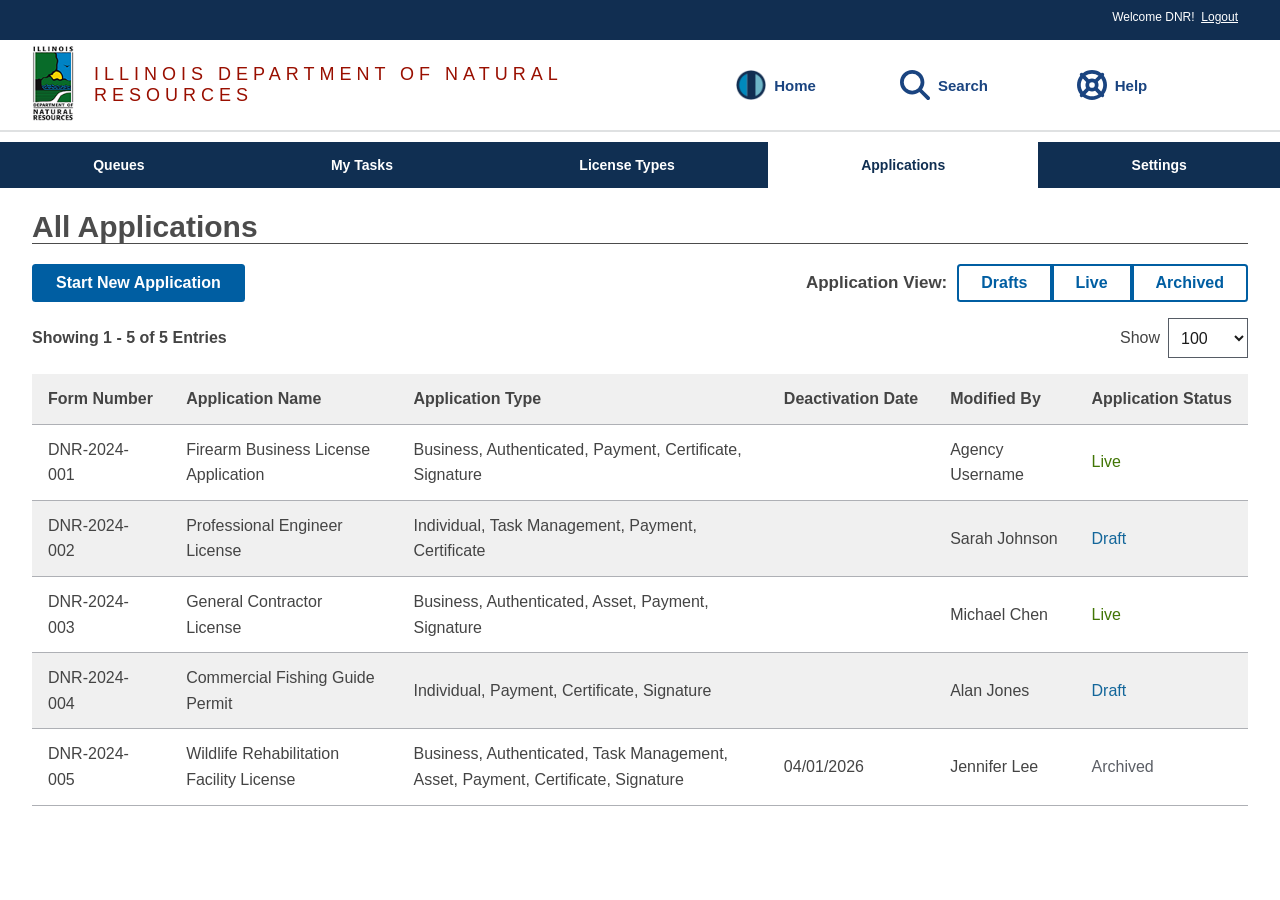
<file: applications.html>
<!DOCTYPE html>
<html lang="en">
<head>
  <meta charset="UTF-8" />
  <meta name="viewport" content="width=device-width, initial-scale=1.0" />
  <title>Applications - RLP</title>
<!-- Custom RLP Styles -->
  <link rel="stylesheet" href="css/styles.css" />
</head>
<body>
  <div class="app-container">
    <div class="header management">
      <a class="usa-skipnav" href="#main-content">Skip to Main Content</a>

      <header class="usa-header">
        <div class="skinny-header-container">
          <div class="grid-container">
            <div class="welcome-agency usa-banner__header-text">
              Welcome DNR! &nbsp;<a href="#"><u>Logout</u></a>
            </div>
          </div>
        </div>
      </header>

      <div class="border-bottom-2px border-base-lighter">
        <div class="grid-container navigation">
          <div class="grid-row">
            <div class="tablet:grid-col-6 logo-flex">
              <a class="agency-logo-link" href="index.html">
                <img src="assets/il-logo.png"
                     alt="Illinois Department of Natural Resources agency logo"
                     class="agency-logo">
              </a>
              <a class="agency-name-link" href="index.html">
                <div class="agency-name">Illinois Department of Natural Resources</div>
              </a>
            </div>
            <div class="tablet:grid-col-6">
              <nav class="grid-container">
                <div class="grid-row header--nav-links">
                  <div class="tablet:grid-col nav__item">
                    <a class="usa-link" href="index.html">
                      <img src="assets/rlp-logo.png"
                           alt="RLP logo"
                           class="margin-right-1"
                           height="30">Home
                    </a>
                  </div>
                  <div class="tablet:grid-col-auto nav__item">
                    <a class="usa-link" href="search.html">
                      <svg aria-hidden="true" focusable="false" class="svg-inline--fa fa-magnifying-glass fa-xl margin-right-1" role="img" xmlns="http://www.w3.org/2000/svg" viewBox="0 0 512 512" width="30" height="30">
                        <path fill="currentColor" d="M416 208c0 45.9-14.9 88.3-40 122.7L502.6 457.4c12.5 12.5 12.5 32.8 0 45.3s-32.8 12.5-45.3 0L330.7 376c-34.4 25.2-76.8 40-122.7 40C93.1 416 0 322.9 0 208S93.1 0 208 0S416 93.1 416 208zM208 352a144 144 0 1 0 0-288 144 144 0 1 0 0 288z"></path>
                      </svg>Search
                    </a>
                  </div>
                  <div class="tablet:grid-col nav__item">
                    <a class="usa-link" href="#" target="_blank">
                      <svg aria-hidden="true" focusable="false" class="svg-inline--fa fa-life-ring fa-xl margin-right-1" role="img" xmlns="http://www.w3.org/2000/svg" viewBox="0 0 512 512" width="30" height="30">
                        <path fill="currentColor" d="M367.2 412.5C335.9 434.9 297.5 448 256 448s-79.9-13.1-111.2-35.5l58-58c15.8 8.6 34 13.5 53.3 13.5s37.4-4.9 53.3-13.5l58 58zm90.7 .8c33.8-43.4 54-98 54-157.3s-20.2-113.9-54-157.3c9-12.5 7.9-30.1-3.4-41.3S425.8 45 413.3 54C369.9 20.2 315.3 0 256 0S142.1 20.2 98.7 54c-12.5-9-30.1-7.9-41.3 3.4S45 86.2 54 98.7C20.2 142.1 0 196.7 0 256s20.2 113.9 54 157.3c-9 12.5-7.9 30.1 3.4 41.3S86.2 467 98.7 458c43.4 33.8 98 54 157.3 54s113.9-20.2 157.3-54c12.5 9 30.1 7.9 41.3-3.4s12.4-28.8 3.4-41.3zm-45.5-46.1l-58-58c8.6-15.8 13.5-34 13.5-53.3s-4.9-37.4-13.5-53.3l58-58C434.9 176.1 448 214.5 448 256s-13.1 79.9-35.5 111.2zM367.2 99.5l-58 58c-15.8-8.6-34-13.5-53.3-13.5s-37.4 4.9-53.3 13.5l-58-58C176.1 77.1 214.5 64 256 64s79.9 13.1 111.2 35.5zM157.5 309.3l-58 58C77.1 335.9 64 297.5 64 256s13.1-79.9 35.5-111.2l58 58c-8.6 15.8-13.5 34-13.5 53.3s4.9 37.4 13.5 53.3zM208 256a48 48 0 1 1 96 0 48 48 0 1 1 -96 0z"></path>
                      </svg>Help
                    </a>
                  </div>
                </div>
              </nav>
            </div>
          </div>
        </div>
      </div>
    </div>

    <nav class="horizontalNav main-menu">
      <ul class="usa-nav__primary display-flex padding-left-0">
        <li class="usa-nav__primary-item">
          <span class="menuItem-inner"><a href="queues.html">Queues</a></span>
        </li>
        <li class="usa-nav__primary-item">
          <span class="menuItem-inner"><a href="my-tasks.html">My Tasks</a></span>
        </li>
        <li class="usa-nav__primary-item">
          <span class="menuItem-inner"><a href="license-types.html">License Types</a></span>
        </li>
        <li class="usa-nav__primary-item active">
          <span class="menuItem-inner"><a href="applications.html">Applications</a></span>
        </li>
        <li class="usa-nav__primary-item">
          <span class="menuItem-inner"><a href="settings.html">Settings</a></span>
        </li>
      </ul>
    </nav>

    <main id="main-content" class="grid-container">
      <h1 class="page-title page-title--underlined">All Applications</h1>

      <div class="margin-top-2" style="display: flex; align-items: center; justify-content: space-between;">
        <a href="start-application.html" class="usa-button">Start New Application</a>

        <div style="display: flex; align-items: center; gap: 1rem;">
          <span style="font-weight: 600;">Application View:</span>
          <div class="usa-button-group usa-button-group--segmented">
            <ul class="usa-button-group__list">
              <li class="usa-button-group__item">
                <button type="button" class="usa-button usa-button--outline category-filter-btn">Drafts</button>
              </li>
              <li class="usa-button-group__item">
                <button type="button" class="usa-button usa-button--outline category-filter-btn">Live</button>
              </li>
              <li class="usa-button-group__item">
                <button type="button" class="usa-button usa-button--outline category-filter-btn">Archived</button>
              </li>
            </ul>
          </div>
        </div>
      </div>

      <div class="margin-top-2">
        <div class="table-controls">
          <div class="table-controls__left">
            <strong>Showing 1 - 5 of 5 Entries</strong>
          </div>
          <div class="table-controls__right">
            <label for="entries-per-page" class="table-controls__label">Show</label>
            <select class="usa-select table-controls__select" id="entries-per-page" name="entries-per-page">
              <option value="100" selected>100</option>
              <option value="50">50</option>
              <option value="25">25</option>
              <option value="10">10</option>
            </select>
          </div>
        </div>

        <table class="usa-table usa-table--borderless usa-table--striped">
          <thead>
            <tr>
              <th scope="col">Form Number</th>
              <th scope="col">Application Name</th>
              <th scope="col">Application Type</th>
              <th scope="col">Deactivation Date</th>
              <th scope="col">Modified By</th>
              <th scope="col">Application Status</th>
            </tr>
          </thead>
          <tbody>
            <tr>
              <td>DNR-2024-001</td>
              <td>Firearm Business License Application</td>
              <td>Business, Authenticated, Payment, Certificate, Signature</td>
              <td></td>
              <td>Agency Username</td>
              <td><span class="status-badge status-live">Live</span></td>
            </tr>
            <tr>
              <td>DNR-2024-002</td>
              <td>Professional Engineer License</td>
              <td>Individual, Task Management, Payment, Certificate</td>
              <td></td>
              <td>Sarah Johnson</td>
              <td><span class="status-badge status-draft">Draft</span></td>
            </tr>
            <tr>
              <td>DNR-2024-003</td>
              <td>General Contractor License</td>
              <td>Business, Authenticated, Asset, Payment, Signature</td>
              <td></td>
              <td>Michael Chen</td>
              <td><span class="status-badge status-live">Live</span></td>
            </tr>
            <tr>
              <td>DNR-2024-004</td>
              <td>Commercial Fishing Guide Permit</td>
              <td>Individual, Payment, Certificate, Signature</td>
              <td></td>
              <td>Alan Jones</td>
              <td><span class="status-badge status-draft">Draft</span></td>
            </tr>
            <tr>
              <td>DNR-2024-005</td>
              <td>Wildlife Rehabilitation Facility License</td>
              <td>Business, Authenticated, Task Management, Asset, Payment, Certificate, Signature</td>
              <td>04/01/2026</td>
              <td>Jennifer Lee</td>
              <td><span class="status-badge status-archived">Archived</span></td>
            </tr>
          </tbody>
        </table>
      </div>
    </main>
  </div>
</body>
</html>
</file>
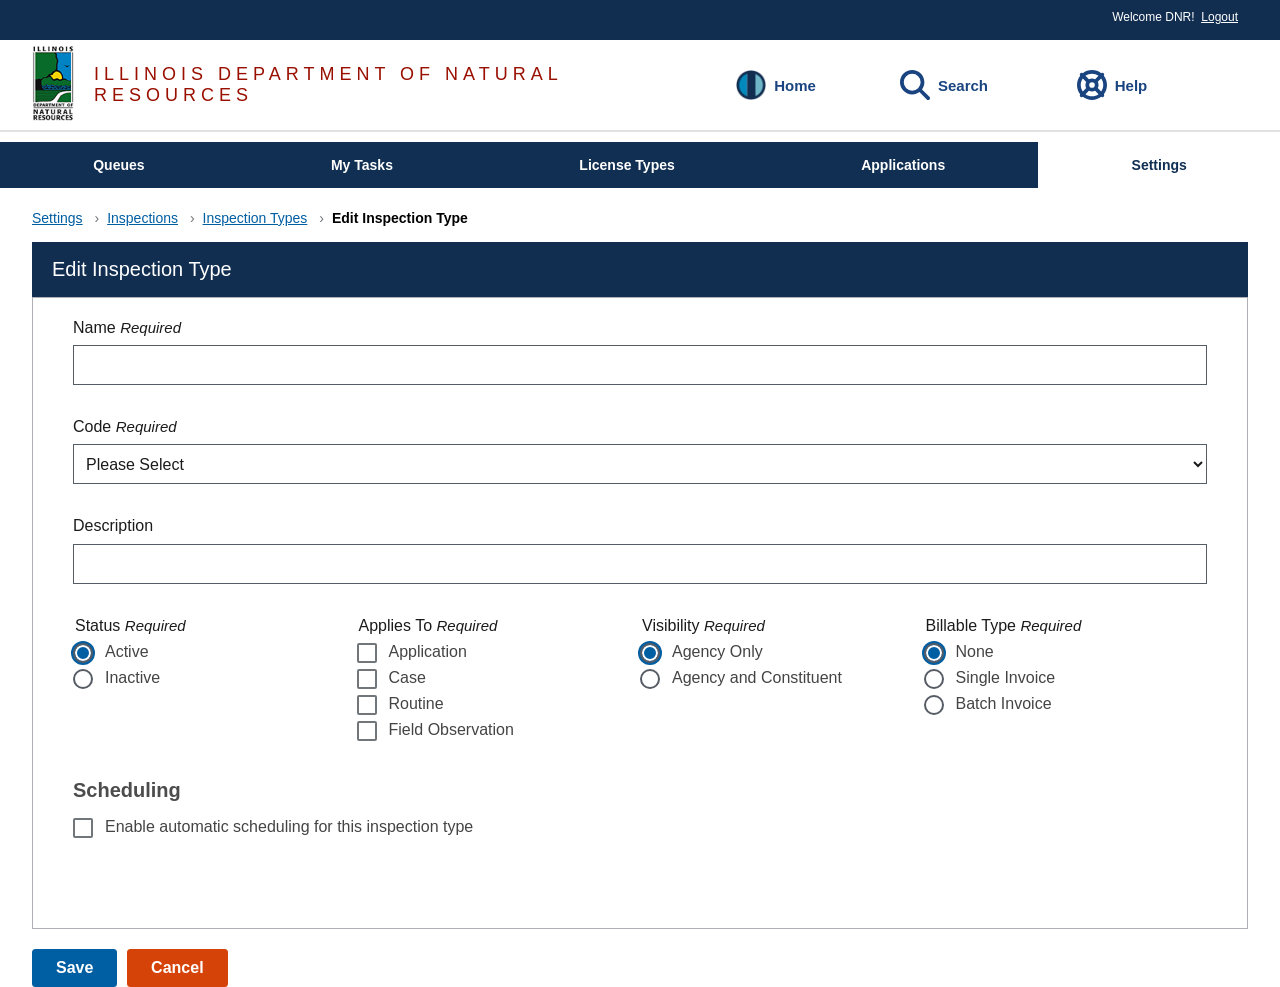
<file: edit-inspection-type.html>
<!DOCTYPE html>
<html lang="en">
<head>
  <meta charset="UTF-8" />
  <meta name="viewport" content="width=device-width, initial-scale=1.0" />
  <title>Edit Inspection Type - RLP</title>
  <!-- Custom RLP Styles -->
  <link rel="stylesheet" href="css/styles.css" />
</head>
<body>
  <div class="app-container">
    <div class="header management">
      <a class="usa-skipnav" href="#main-content">Skip to Main Content</a>

      <header class="usa-header">
        <div class="skinny-header-container">
          <div class="grid-container">
            <div class="welcome-agency usa-banner__header-text">
              Welcome DNR! &nbsp;<a href="#"><u>Logout</u></a>
            </div>
          </div>
        </div>
      </header>

      <div class="border-bottom-2px border-base-lighter">
        <div class="grid-container navigation">
          <div class="grid-row">
            <div class="tablet:grid-col-6 logo-flex">
              <a class="agency-logo-link" href="index.html">
                <img src="assets/il-logo.png"
                     alt="Illinois Department of Natural Resources agency logo"
                     class="agency-logo">
              </a>
              <a class="agency-name-link" href="index.html">
                <div class="agency-name">Illinois Department of Natural Resources</div>
              </a>
            </div>
            <div class="tablet:grid-col-6">
              <nav class="grid-container">
                <div class="grid-row header--nav-links">
                  <div class="tablet:grid-col nav__item">
                    <a class="usa-link" href="index.html">
                      <img src="assets/rlp-logo.png"
                           alt="RLP logo"
                           class="margin-right-1"
                           height="30">Home
                    </a>
                  </div>
                  <div class="tablet:grid-col-auto nav__item">
                    <a class="usa-link" href="search.html">
                      <svg aria-hidden="true" focusable="false" class="svg-inline--fa fa-magnifying-glass fa-xl margin-right-1" role="img" xmlns="http://www.w3.org/2000/svg" viewBox="0 0 512 512" width="30" height="30">
                        <path fill="currentColor" d="M416 208c0 45.9-14.9 88.3-40 122.7L502.6 457.4c12.5 12.5 12.5 32.8 0 45.3s-32.8 12.5-45.3 0L330.7 376c-34.4 25.2-76.8 40-122.7 40C93.1 416 0 322.9 0 208S93.1 0 208 0S416 93.1 416 208zM208 352a144 144 0 1 0 0-288 144 144 0 1 0 0 288z"></path>
                      </svg>Search
                    </a>
                  </div>
                  <div class="tablet:grid-col nav__item">
                    <a class="usa-link" href="#" target="_blank">
                      <svg aria-hidden="true" focusable="false" class="svg-inline--fa fa-life-ring fa-xl margin-right-1" role="img" xmlns="http://www.w3.org/2000/svg" viewBox="0 0 512 512" width="30" height="30">
                        <path fill="currentColor" d="M367.2 412.5C335.9 434.9 297.5 448 256 448s-79.9-13.1-111.2-35.5l58-58c15.8 8.6 34 13.5 53.3 13.5s37.4-4.9 53.3-13.5l58 58zm90.7 .8c33.8-43.4 54-98 54-157.3s-20.2-113.9-54-157.3c9-12.5 7.9-30.1-3.4-41.3S425.8 45 413.3 54C369.9 20.2 315.3 0 256 0S142.1 20.2 98.7 54c-12.5-9-30.1-7.9-41.3 3.4S45 86.2 54 98.7C20.2 142.1 0 196.7 0 256s20.2 113.9 54 157.3c-9 12.5-7.9 30.1 3.4 41.3S86.2 467 98.7 458c43.4 33.8 98 54 157.3 54s113.9-20.2 157.3-54c12.5 9 30.1 7.9 41.3-3.4s12.4-28.8 3.4-41.3zm-45.5-46.1l-58-58c8.6-15.8 13.5-34 13.5-53.3s-4.9-37.4-13.5-53.3l58-58C434.9 176.1 448 214.5 448 256s-13.1 79.9-35.5 111.2zM367.2 99.5l-58 58c-15.8-8.6-34-13.5-53.3-13.5s-37.4 4.9-53.3 13.5l-58-58C176.1 77.1 214.5 64 256 64s79.9 13.1 111.2 35.5zM157.5 309.3l-58 58C77.1 335.9 64 297.5 64 256s13.1-79.9 35.5-111.2l58 58c-8.6 15.8-13.5 34-13.5 53.3s4.9 37.4 13.5 53.3zM208 256a48 48 0 1 1 96 0 48 48 0 1 1 -96 0z"></path>
                      </svg>Help
                    </a>
                  </div>
                </div>
              </nav>
            </div>
          </div>
        </div>
      </div>
    </div>

    <nav class="horizontalNav main-menu">
      <ul class="usa-nav__primary display-flex padding-left-0">
        <li class="usa-nav__primary-item">
          <span class="menuItem-inner"><a href="queues.html">Queues</a></span>
        </li>
        <li class="usa-nav__primary-item">
          <span class="menuItem-inner"><a href="my-tasks.html">My Tasks</a></span>
        </li>
        <li class="usa-nav__primary-item">
          <span class="menuItem-inner"><a href="license-types.html">License Types</a></span>
        </li>
        <li class="usa-nav__primary-item">
          <span class="menuItem-inner"><a href="applications.html">Applications</a></span>
        </li>
        <li class="usa-nav__primary-item active">
          <span class="menuItem-inner"><a href="settings.html">Settings</a></span>
        </li>
      </ul>
    </nav>

    <main id="main-content" class="grid-container">
      <nav class="usa-breadcrumb margin-top-2" aria-label="Breadcrumbs">
        <ol class="usa-breadcrumb__list">
          <li class="usa-breadcrumb__list-item">
            <a href="settings.html" class="usa-breadcrumb__link">Settings</a>
          </li>
          <li class="usa-breadcrumb__list-item">
            <a href="inspection-menu.html" class="usa-breadcrumb__link">Inspections</a>
          </li>
          <li class="usa-breadcrumb__list-item">
            <a href="inspections.html" class="usa-breadcrumb__link">Inspection Types</a>
          </li>
          <li class="usa-breadcrumb__list-item usa-current" aria-current="page">
            <span>Edit Inspection Type</span>
          </li>
        </ol>
      </nav>

      <div class="profile-header">
        <h1 class="profile-header__title">Edit Inspection Type</h1>
      </div>

      <!-- Error Alert -->
      <div id="error-alert" class="usa-alert usa-alert--error" hidden>
        <div class="usa-alert__body">
          <h3 class="usa-alert__heading">Error status</h3>
          <p class="usa-alert__text">Please correct the following errors:</p>
        </div>
      </div>

      <div class="profile-content">
        <div class="inspection-content">
          <div class="margin-bottom-4" id="inspection-name-group">
            <label class="usa-label" for="inspection-name">Name <span class="field-required">Required</span></label>
            <span class="usa-error-message" id="inspection-name-error" hidden>Enter a name</span>
            <input class="usa-input" id="inspection-name" name="inspection-name" type="text" required>
          </div>

          <div class="margin-bottom-4" id="inspection-type-group">
            <label class="usa-label" for="inspection-type">Code <span class="field-required">Required</span></label>
            <span class="usa-error-message" id="inspection-type-error" hidden>Select a code</span>
            <select class="usa-select" id="inspection-type" name="inspection-type" required>
              <option value="">Please Select</option>
            </select>
          </div>

          <div class="margin-bottom-4" id="inspection-team-group" hidden>
            <label class="usa-label" for="inspection-team">Team <span class="field-required">Required</span></label>
            <span class="usa-error-message" id="inspection-team-error" hidden>Select a team</span>
            <select class="usa-select" id="inspection-team" name="inspection-team">
              <option value="">Please Select</option>
              <option value="team-1">Team 1</option>
              <option value="team-2">Team 2</option>
              <option value="team-3">Team 3</option>
            </select>
          </div>

          <div class="margin-bottom-4" id="license-type-group" hidden>
            <label class="usa-label" for="license-type">License Type</label>
            <select class="usa-select" id="license-type" name="license-type">
              <option value="">Please Select</option>
              <option value="firearm-business">Firearm Business License</option>
              <option value="professional-engineer">Professional Engineer</option>
              <option value="contractor">Contractor License</option>
              <option value="fishing-guide">Fishing Guide Permit</option>
              <option value="wildlife-rehab">Wildlife Rehabilitation</option>
            </select>
          </div>

          <div class="margin-bottom-4">
            <label class="usa-label" for="description">Description</label>
            <input class="usa-input" id="description" name="description" type="text">
          </div>

          <div class="grid-row grid-gap margin-bottom-4">
            <div class="tablet:grid-col">
              <fieldset class="usa-fieldset">
                <legend class="usa-legend">Status <span class="field-required">Required</span></legend>
                <div class="usa-radio">
                  <input class="usa-radio__input" id="status-active" type="radio" name="status" value="active" checked>
                  <label class="usa-radio__label" for="status-active">Active</label>
                </div>
                <div class="usa-radio">
                  <input class="usa-radio__input" id="status-inactive" type="radio" name="status" value="inactive">
                  <label class="usa-radio__label" for="status-inactive">Inactive</label>
                </div>
              </fieldset>
            </div>
            <div class="tablet:grid-col" id="applies-to-group">
              <fieldset class="usa-fieldset">
                <legend class="usa-legend">Applies To <span class="field-required">Required</span></legend>
                <span class="usa-error-message" id="applies-to-error" hidden>Select at least one option</span>
                <div class="usa-checkbox">
                  <input class="usa-checkbox__input" id="applies-application" type="checkbox" name="applies-to" value="application">
                  <label class="usa-checkbox__label" for="applies-application">Application</label>
                </div>
                <div class="usa-checkbox">
                  <input class="usa-checkbox__input" id="applies-case" type="checkbox" name="applies-to" value="case">
                  <label class="usa-checkbox__label" for="applies-case">Case</label>
                </div>
                <div class="usa-checkbox">
                  <input class="usa-checkbox__input" id="applies-routine" type="checkbox" name="applies-to" value="routine">
                  <label class="usa-checkbox__label" for="applies-routine">Routine</label>
                </div>
                <div class="usa-checkbox">
                  <input class="usa-checkbox__input" id="applies-field-observation" type="checkbox" name="applies-to" value="field-observation">
                  <label class="usa-checkbox__label" for="applies-field-observation">Field Observation</label>
                </div>
              </fieldset>
            </div>
            <div class="tablet:grid-col">
              <fieldset class="usa-fieldset">
                <legend class="usa-legend">Visibility <span class="field-required">Required</span></legend>
                <div class="usa-radio">
                  <input class="usa-radio__input" id="visibility-agency-only" type="radio" name="visibility" value="agency-only" checked>
                  <label class="usa-radio__label" for="visibility-agency-only">Agency Only</label>
                </div>
                <div class="usa-radio">
                  <input class="usa-radio__input" id="visibility-agency-constituent" type="radio" name="visibility" value="agency-constituent">
                  <label class="usa-radio__label" for="visibility-agency-constituent">Agency and Constituent</label>
                </div>
              </fieldset>
            </div>
            <div class="tablet:grid-col">
              <fieldset class="usa-fieldset">
                <legend class="usa-legend">Billable Type <span class="field-required">Required</span></legend>
                <div class="usa-radio">
                  <input class="usa-radio__input" id="billable-none" type="radio" name="billable-type" value="none" checked>
                  <label class="usa-radio__label" for="billable-none">None</label>
                </div>
                <div class="usa-radio">
                  <input class="usa-radio__input" id="billable-single" type="radio" name="billable-type" value="single">
                  <label class="usa-radio__label" for="billable-single">Single Invoice</label>
                </div>
                <div class="usa-radio">
                  <input class="usa-radio__input" id="billable-batch" type="radio" name="billable-type" value="batch">
                  <label class="usa-radio__label" for="billable-batch">Batch Invoice</label>
                </div>
              </fieldset>
            </div>
          </div>

          <h2 style="font-size: 2rem; font-weight: 700; margin-bottom: 1.6rem; margin-top: 3rem;">Scheduling</h2>

          <div class="margin-bottom-4">
            <div class="usa-checkbox">
              <input class="usa-checkbox__input" id="enable-scheduling" type="checkbox" name="enable-scheduling">
              <label class="usa-checkbox__label" for="enable-scheduling">Enable automatic scheduling for this inspection type</label>
            </div>
          </div>

          <div id="scheduling-fields" class="margin-bottom-4" style="background-color: #f0f0f0; padding: 2.6rem;" hidden>
            <div class="margin-bottom-4">
              <label class="usa-label">Inspection Timing <span class="field-required">Required</span></label>
              <div class="grid-row" style="align-items: end; gap: 1.6rem;">
                <div class="grid-col-auto">
                  <label class="usa-label" for="timing-number">Number <span class="field-required">Required</span></label>
                  <input class="usa-input" id="timing-number" name="timing-number" type="number" style="width: 10rem;">
                </div>
                <div class="grid-col-auto">
                  <label class="usa-label" for="timing-period">Period <span class="field-required">Required</span></label>
                  <select class="usa-select" id="timing-period" name="timing-period">
                    <option value="">Please Select</option>
                    <option value="days">Days</option>
                    <option value="months">Months</option>
                    <option value="years">Years</option>
                  </select>
                </div>
                <div class="grid-col-auto">
                  <label class="usa-label" for="timing-timeframe">Timeframe <span class="field-required">Required</span></label>
                  <select class="usa-select" id="timing-timeframe" name="timing-timeframe">
                    <option value="">Please Select</option>
                    <option value="on">on</option>
                    <option value="before">before</option>
                    <option value="after">after</option>
                  </select>
                </div>
                <div class="grid-col-auto" style="padding-bottom: 0.8rem;">
                  <span style="font-size: 1.6rem;">the</span>
                </div>
                <div class="grid-col-auto">
                  <label class="usa-label" for="timing-outcome">Outcome <span class="field-required">Required</span></label>
                  <select class="usa-select" id="timing-outcome" name="timing-outcome" style="min-width: 25rem;">
                    <option value="">Please Select</option>
                    <option value="issuance-expiration">Issuance expiration</option>
                    <option value="issuance-start">Issuance start</option>
                    <option value="prior-inspection-completion">Prior inspection completion date</option>
                  </select>
                </div>
              </div>
            </div>

            <fieldset class="usa-fieldset margin-bottom-4">
              <legend class="usa-legend">Frequency <span class="field-required">Required</span></legend>
              <div class="usa-radio">
                <input class="usa-radio__input" id="frequency-quarterly" type="radio" name="frequency" value="quarterly" checked>
                <label class="usa-radio__label" for="frequency-quarterly">Quarterly</label>
              </div>
              <div class="usa-radio">
                <input class="usa-radio__input" id="frequency-annual" type="radio" name="frequency" value="annual">
                <label class="usa-radio__label" for="frequency-annual">Annual</label>
              </div>
              <div class="usa-radio">
                <input class="usa-radio__input" id="frequency-biennial" type="radio" name="frequency" value="biennial">
                <label class="usa-radio__label" for="frequency-biennial">Biennial</label>
              </div>
            </fieldset>

            <div class="margin-bottom-4">
              <label class="usa-label">Repeat Every <span class="field-required">Required</span></label>
              <div class="grid-row" style="align-items: end; gap: 1.6rem;">
                <div class="grid-col-auto">
                  <label class="usa-label" for="repeat-number">Number <span class="field-required">Required</span></label>
                  <input class="usa-input" id="repeat-number" name="repeat-number" type="number" style="width: 10rem;">
                </div>
                <div class="grid-col-auto">
                  <label class="usa-label" for="repeat-period">Period <span class="field-required">Required</span></label>
                  <select class="usa-select" id="repeat-period" name="repeat-period">
                    <option value="">Please Select</option>
                    <option value="days">Days</option>
                    <option value="months">Months</option>
                    <option value="years">Years</option>
                  </select>
                </div>
              </div>
            </div>

            <div class="grid-row margin-bottom-4" style="gap: 1.6rem;">
              <div class="grid-col-auto">
                <label class="usa-label" for="schedule-start-date">Start Date <span class="field-required">Required</span></label>
                <div class="date-picker-wrapper">
                  <input class="usa-input" id="schedule-start-date" name="schedule-start-date" type="text" placeholder="MM/DD/YYYY" required>
                  <button type="button" class="date-picker-button" aria-label="Select date">
                    <svg xmlns="http://www.w3.org/2000/svg" width="20" height="20" viewBox="0 0 24 24" fill="none" stroke="currentColor" stroke-width="2">
                      <rect x="3" y="4" width="18" height="18" rx="2" ry="2"></rect>
                      <line x1="16" y1="2" x2="16" y2="6"></line>
                      <line x1="8" y1="2" x2="8" y2="6"></line>
                      <line x1="3" y1="10" x2="21" y2="10"></line>
                    </svg>
                  </button>
                </div>
              </div>
              <div class="grid-col-auto">
                <label class="usa-label" for="schedule-end-date">End Date</label>
                <div class="date-picker-wrapper">
                  <input class="usa-input" id="schedule-end-date" name="schedule-end-date" type="text" placeholder="MM/DD/YYYY">
                  <button type="button" class="date-picker-button" aria-label="Select date">
                    <svg xmlns="http://www.w3.org/2000/svg" width="20" height="20" viewBox="0 0 24 24" fill="none" stroke="currentColor" stroke-width="2">
                      <rect x="3" y="4" width="18" height="18" rx="2" ry="2"></rect>
                      <line x1="16" y1="2" x2="16" y2="6"></line>
                      <line x1="8" y1="2" x2="8" y2="6"></line>
                      <line x1="3" y1="10" x2="21" y2="10"></line>
                    </svg>
                  </button>
                </div>
              </div>
            </div>
          </div>
        </div>
      </div>

      <div class="margin-top-2">
        <button type="button" class="usa-button" id="submit-button">Save</button>
        <a href="inspections.html" class="usa-button usa-button--secondary" id="cancel-button">Cancel</a>
      </div>
    </main>
  </div>

  <script>
    // Populate Inspection Code dropdown from saved enabled codes, falling back to
    // the default enabled state defined in inspection-codes.html
    (function populateInspectionCodes() {
      var defaultCodes = [
        'AFO-FIRE-001', 'AFO-WATER-002', 'AFO-LIC-003', 'AFO-WILD-005',
        'AFO-PARK-006', 'AFO-HUNT-007', 'AFO-FISH-008', 'AFO-SOIL-010',
        'AFO-HAZ-011',  'AFO-FOOD-012', 'AFO-ELEC-014', 'AFO-CHEM-015',
        'AFO-BUILD-016','AFO-PEST-018', 'AFO-FEED-019', 'AFO-ROAD-020',
        'AFO-UTIL-022', 'AFO-NATIVE-023','AFO-WETLAND-024'
      ];

      var codes = defaultCodes;
      try {
        var stored = localStorage.getItem('enabledInspectionCodes');
        if (stored) { codes = JSON.parse(stored); }
      } catch (e) {}

      var select = document.getElementById('inspection-type');
      codes.forEach(function(code) {
        var option = document.createElement('option');
        option.value = code.toLowerCase();
        option.textContent = code;
        select.appendChild(option);
      });
    })();

    // Inspection type records (same dataset as view-inspection-type.html)
    const inspectionTypeData = {
      'AFO-FIRE-001': {
        name: 'Fire Safety Inspection',
        code: 'AFO-FIRE-001',
        licenseType: 'Contractor License',
        team: 'Team 1',
        status: 'Active',
        visibility: 'Public',
        description: 'Annual fire safety and compliance review'
      },
      'AFO-WATER-002': {
        name: 'Water Quality Assessment',
        code: 'AFO-WATER-002',
        licenseType: 'Professional Engineer',
        team: 'Team 2',
        status: 'Active',
        visibility: 'Internal',
        description: ''
      },
      'AFO-LIC-003': {
        name: 'License Verification',
        code: 'AFO-LIC-003',
        licenseType: 'Fishing Guide Permit',
        team: 'Team 1',
        status: 'Active',
        visibility: 'Agency Only',
        description: 'Verify current license and permit status'
      },
      'AFO-EQUIP-004': {
        name: 'Equipment Inspection',
        code: 'AFO-EQUIP-004',
        licenseType: 'Contractor License',
        team: 'Team 3',
        status: 'Inactive',
        visibility: 'Internal',
        description: 'Inspect all equipment for proper operation'
      },
      'AFO-WILD-005': {
        name: 'Wildlife Habitat Review',
        code: 'AFO-WILD-005',
        licenseType: 'Wildlife Rehabilitation',
        team: 'Team 2',
        status: 'Active',
        visibility: 'Public',
        description: ''
      }
    };

    const licenseTypeValues = {
      'Firearm Business License': 'firearm-business',
      'Professional Engineer': 'professional-engineer',
      'Contractor License': 'contractor',
      'Fishing Guide Permit': 'fishing-guide',
      'Wildlife Rehabilitation': 'wildlife-rehab'
    };

    // Populate the form with the selected inspection type's data
    (function populateForm() {
      const urlParams = new URLSearchParams(window.location.search);
      const id = urlParams.get('id');
      const record = inspectionTypeData[id];
      if (!record) { return; }

      document.getElementById('inspection-name').value = record.name;

      const typeSelect = document.getElementById('inspection-type');
      typeSelect.value = record.code.toLowerCase();

      document.getElementById('inspection-team-group').removeAttribute('hidden');
      document.getElementById('license-type-group').removeAttribute('hidden');

      const teamValue = record.team ? 'team-' + record.team.replace('Team ', '').toLowerCase() : '';
      document.getElementById('inspection-team').value = teamValue;

      document.getElementById('license-type').value = licenseTypeValues[record.licenseType] || '';

      document.getElementById('description').value = record.description;

      if (record.status === 'Inactive') {
        document.getElementById('status-inactive').checked = true;
      } else {
        document.getElementById('status-active').checked = true;
      }

      if (record.visibility === 'Public') {
        document.getElementById('visibility-agency-constituent').checked = true;
      } else {
        // "Internal" and "Agency Only" both map to the closest available option
        document.getElementById('visibility-agency-only').checked = true;
      }
    })();

    // Scheduling checkbox functionality
    const enableSchedulingCheckbox = document.getElementById('enable-scheduling');
    const schedulingFields = document.getElementById('scheduling-fields');

    enableSchedulingCheckbox.addEventListener('change', function() {
      if (this.checked) {
        schedulingFields.removeAttribute('hidden');
      } else {
        schedulingFields.setAttribute('hidden', '');
      }
    });

    // Form validation
    function validateForm() {
      let isValid = true;
      const errorAlert = document.getElementById('error-alert');

      // Clear previous errors
      clearErrors();

      // Validate Inspection Type
      const inspectionType = document.getElementById('inspection-type');
      if (!inspectionType.value) {
        showFieldError('inspection-type-group', 'inspection-type-error', 'inspection-type');
        isValid = false;
      }

      // Validate Inspection Team (only when an Inspection Code has been selected)
      const inspectionTeamGroup = document.getElementById('inspection-team-group');
      if (!inspectionTeamGroup.hasAttribute('hidden')) {
        const inspectionTeam = document.getElementById('inspection-team');
        if (!inspectionTeam.value) {
          showFieldError('inspection-team-group', 'inspection-team-error', 'inspection-team');
          isValid = false;
        }
      }

      // Validate Inspection Name
      const inspectionName = document.getElementById('inspection-name');
      if (!inspectionName.value.trim()) {
        showFieldError('inspection-name-group', 'inspection-name-error', 'inspection-name');
        isValid = false;
      }

      // Validate Applies To - at least one checkbox must be checked
      const appliesTo = document.querySelectorAll('input[name="applies-to"]:checked');
      if (appliesTo.length === 0) {
        showFieldError('applies-to-group', 'applies-to-error', null);
        isValid = false;
      }

      // If scheduling is enabled, validate scheduling fields
      if (enableSchedulingCheckbox.checked) {
        const timingNumber = document.getElementById('timing-number');
        const timingPeriod = document.getElementById('timing-period');
        const timingTimeframe = document.getElementById('timing-timeframe');
        const timingOutcome = document.getElementById('timing-outcome');
        const repeatNumber = document.getElementById('repeat-number');
        const repeatPeriod = document.getElementById('repeat-period');
        const startDate = document.getElementById('schedule-start-date');

        if (!timingNumber.value) {
          timingNumber.classList.add('usa-input--error');
          isValid = false;
        }
        if (!timingPeriod.value) {
          timingPeriod.classList.add('usa-select--error');
          isValid = false;
        }
        if (!timingTimeframe.value) {
          timingTimeframe.classList.add('usa-select--error');
          isValid = false;
        }
        if (!timingOutcome.value) {
          timingOutcome.classList.add('usa-select--error');
          isValid = false;
        }
        if (!repeatNumber.value) {
          repeatNumber.classList.add('usa-input--error');
          isValid = false;
        }
        if (!repeatPeriod.value) {
          repeatPeriod.classList.add('usa-select--error');
          isValid = false;
        }
        if (!startDate.value) {
          startDate.classList.add('usa-input--error');
          isValid = false;
        }
      }

      // Show or hide error alert
      if (!isValid) {
        errorAlert.removeAttribute('hidden');
        window.scrollTo({ top: 0, behavior: 'smooth' });
      } else {
        errorAlert.setAttribute('hidden', '');
      }

      return isValid;
    }

    function showFieldError(groupId, errorId, fieldId) {
      const group = document.getElementById(groupId);
      const error = document.getElementById(errorId);

      group.classList.add('usa-form-group--error');
      error.removeAttribute('hidden');

      if (fieldId) {
        const field = document.getElementById(fieldId);
        field.classList.add('usa-input--error', 'usa-select--error');
      }
    }

    function clearErrors() {
      document.querySelectorAll('.usa-form-group--error').forEach(group => {
        group.classList.remove('usa-form-group--error');
      });

      document.querySelectorAll('.usa-error-message').forEach(error => {
        error.setAttribute('hidden', '');
      });

      document.querySelectorAll('.usa-input--error, .usa-select--error').forEach(field => {
        field.classList.remove('usa-input--error', 'usa-select--error');
      });
    }

    // Clear errors when user starts fixing them
    document.getElementById('inspection-type').addEventListener('change', function() {
      const teamGroup = document.getElementById('inspection-team-group');
      const teamSelect = document.getElementById('inspection-team');
      const licenseTypeGroup = document.getElementById('license-type-group');
      const licenseTypeSelect = document.getElementById('license-type');

      if (this.value) {
        document.getElementById('inspection-type-group').classList.remove('usa-form-group--error');
        document.getElementById('inspection-type-error').setAttribute('hidden', '');
        this.classList.remove('usa-select--error');
        teamGroup.removeAttribute('hidden');
        licenseTypeGroup.removeAttribute('hidden');
      } else {
        teamGroup.setAttribute('hidden', '');
        teamSelect.value = '';
        licenseTypeGroup.setAttribute('hidden', '');
        licenseTypeSelect.value = '';
      }
    });

    document.getElementById('inspection-team').addEventListener('change', function() {
      if (this.value) {
        document.getElementById('inspection-team-group').classList.remove('usa-form-group--error');
        document.getElementById('inspection-team-error').setAttribute('hidden', '');
        this.classList.remove('usa-select--error');
      }
    });

    document.getElementById('inspection-name').addEventListener('input', function() {
      if (this.value.trim()) {
        document.getElementById('inspection-name-group').classList.remove('usa-form-group--error');
        document.getElementById('inspection-name-error').setAttribute('hidden', '');
        this.classList.remove('usa-input--error');
      }
    });

    document.querySelectorAll('input[name="applies-to"]').forEach(checkbox => {
      checkbox.addEventListener('change', function() {
        const checked = document.querySelectorAll('input[name="applies-to"]:checked');
        if (checked.length > 0) {
          document.getElementById('applies-to-group').classList.remove('usa-form-group--error');
          document.getElementById('applies-to-error').setAttribute('hidden', '');
        }
      });
    });

    // Submit button handler with validation
    document.getElementById('submit-button').addEventListener('click', function() {
      if (validateForm()) {
        console.log('Inspection type submitted');
        window.location.href = 'inspections.html';
      }
    });
  </script>
</body>
</html>
</file>
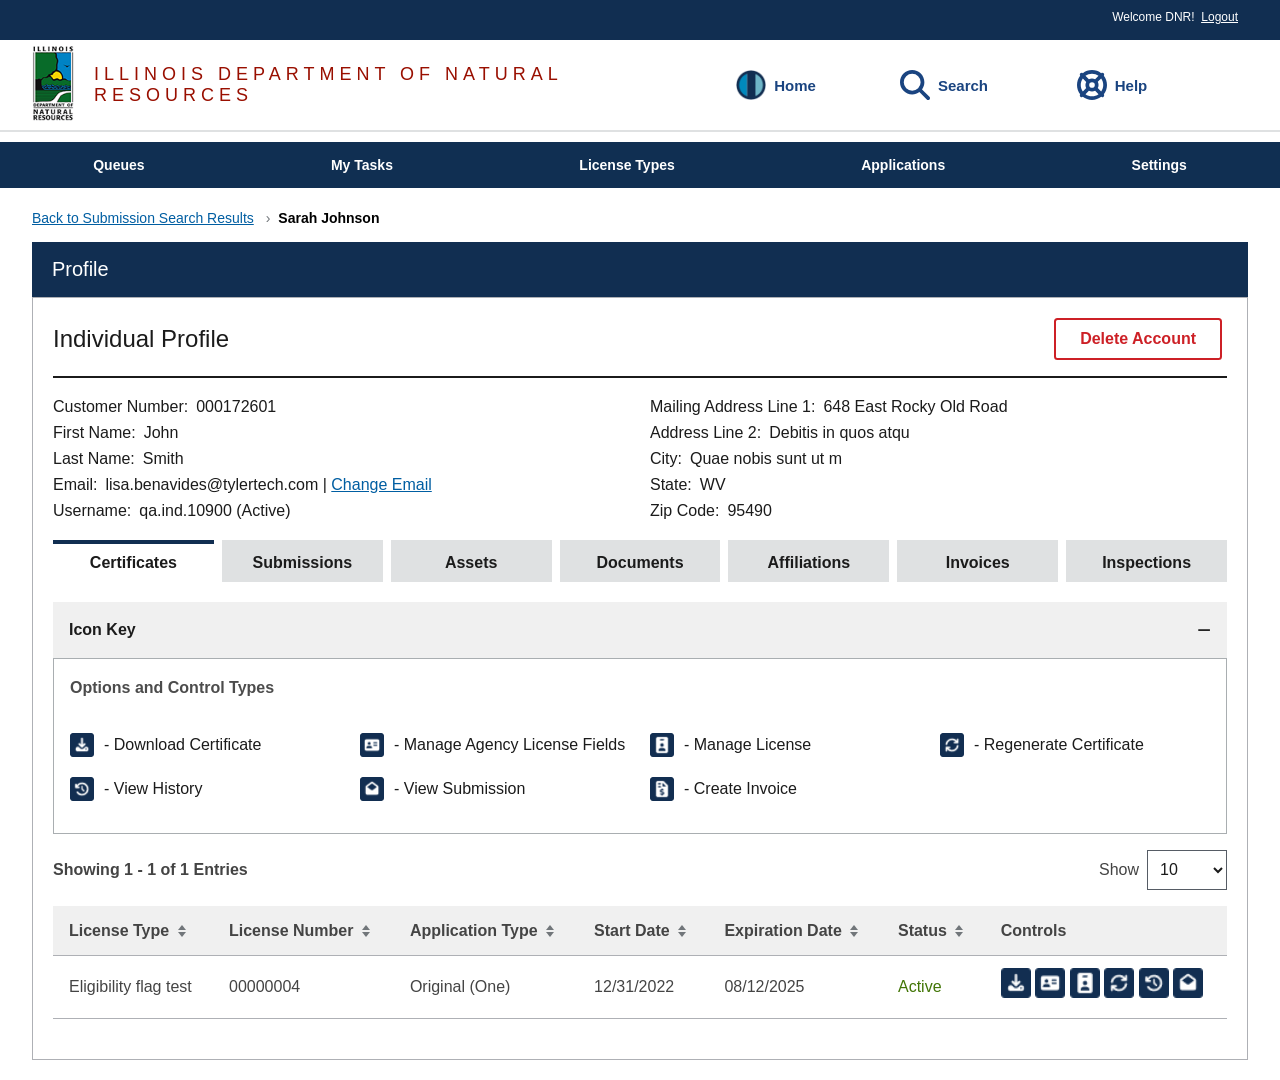
<file: individual-profile.html>
<!DOCTYPE html>
<html lang="en">
<head>
  <meta charset="UTF-8" />
  <meta name="viewport" content="width=device-width, initial-scale=1.0" />
  <title>Individual Profile - RLP</title>
<!-- Custom RLP Styles -->
  <link rel="stylesheet" href="css/styles.css" />
</head>
<body>
  <div class="app-container">
    <div class="header management">
      <a class="usa-skipnav" href="#main-content">Skip to Main Content</a>

      <header class="usa-header">
        <div class="skinny-header-container">
          <div class="grid-container">
            <div class="welcome-agency usa-banner__header-text">
              Welcome DNR! &nbsp;<a href="#"><u>Logout</u></a>
            </div>
          </div>
        </div>
      </header>

      <div class="border-bottom-2px border-base-lighter">
        <div class="grid-container navigation">
          <div class="grid-row">
            <div class="tablet:grid-col-6 logo-flex">
              <a class="agency-logo-link" href="index.html">
                <img src="assets/il-logo.png"
                     alt="Illinois Department of Natural Resources agency logo"
                     class="agency-logo">
              </a>
              <a class="agency-name-link" href="index.html">
                <div class="agency-name">Illinois Department of Natural Resources</div>
              </a>
            </div>
            <div class="tablet:grid-col-6">
              <nav class="grid-container">
                <div class="grid-row header--nav-links">
                  <div class="tablet:grid-col nav__item">
                    <a class="usa-link" href="index.html">
                      <img src="assets/rlp-logo.png"
                           alt="RLP logo"
                           class="margin-right-1"
                           height="30">Home
                    </a>
                  </div>
                  <div class="tablet:grid-col-auto nav__item">
                    <a class="usa-link" href="search.html">
                      <svg aria-hidden="true" focusable="false" class="svg-inline--fa fa-magnifying-glass fa-xl margin-right-1" role="img" xmlns="http://www.w3.org/2000/svg" viewBox="0 0 512 512" width="30" height="30">
                        <path fill="currentColor" d="M416 208c0 45.9-14.9 88.3-40 122.7L502.6 457.4c12.5 12.5 12.5 32.8 0 45.3s-32.8 12.5-45.3 0L330.7 376c-34.4 25.2-76.8 40-122.7 40C93.1 416 0 322.9 0 208S93.1 0 208 0S416 93.1 416 208zM208 352a144 144 0 1 0 0-288 144 144 0 1 0 0 288z"></path>
                      </svg>Search
                    </a>
                  </div>
                  <div class="tablet:grid-col nav__item">
                    <a class="usa-link" href="#" target="_blank">
                      <svg aria-hidden="true" focusable="false" class="svg-inline--fa fa-life-ring fa-xl margin-right-1" role="img" xmlns="http://www.w3.org/2000/svg" viewBox="0 0 512 512" width="30" height="30">
                        <path fill="currentColor" d="M367.2 412.5C335.9 434.9 297.5 448 256 448s-79.9-13.1-111.2-35.5l58-58c15.8 8.6 34 13.5 53.3 13.5s37.4-4.9 53.3-13.5l58 58zm90.7 .8c33.8-43.4 54-98 54-157.3s-20.2-113.9-54-157.3c9-12.5 7.9-30.1-3.4-41.3S425.8 45 413.3 54C369.9 20.2 315.3 0 256 0S142.1 20.2 98.7 54c-12.5-9-30.1-7.9-41.3 3.4S45 86.2 54 98.7C20.2 142.1 0 196.7 0 256s20.2 113.9 54 157.3c-9 12.5-7.9 30.1 3.4 41.3S86.2 467 98.7 458c43.4 33.8 98 54 157.3 54s113.9-20.2 157.3-54c12.5 9 30.1 7.9 41.3-3.4s12.4-28.8 3.4-41.3zm-45.5-46.1l-58-58c8.6-15.8 13.5-34 13.5-53.3s-4.9-37.4-13.5-53.3l58-58C434.9 176.1 448 214.5 448 256s-13.1 79.9-35.5 111.2zM367.2 99.5l-58 58c-15.8-8.6-34-13.5-53.3-13.5s-37.4 4.9-53.3 13.5l-58-58C176.1 77.1 214.5 64 256 64s79.9 13.1 111.2 35.5zM157.5 309.3l-58 58C77.1 335.9 64 297.5 64 256s13.1-79.9 35.5-111.2l58 58c-8.6 15.8-13.5 34-13.5 53.3s4.9 37.4 13.5 53.3zM208 256a48 48 0 1 1 96 0 48 48 0 1 1 -96 0z"></path>
                      </svg>Help
                    </a>
                  </div>
                </div>
              </nav>
            </div>
          </div>
        </div>
      </div>
    </div>

    <nav class="horizontalNav main-menu">
      <ul class="usa-nav__primary display-flex padding-left-0">
        <li class="usa-nav__primary-item">
          <span class="menuItem-inner"><a href="queues.html">Queues</a></span>
        </li>
        <li class="usa-nav__primary-item">
          <span class="menuItem-inner"><a href="my-tasks.html">My Tasks</a></span>
        </li>
        <li class="usa-nav__primary-item">
          <span class="menuItem-inner"><a href="license-types.html">License Types</a></span>
        </li>
        <li class="usa-nav__primary-item">
          <span class="menuItem-inner"><a href="applications.html">Applications</a></span>
        </li>
        <li class="usa-nav__primary-item">
          <span class="menuItem-inner"><a href="settings.html">Settings</a></span>
        </li>
      </ul>
    </nav>

    <main id="main-content" class="grid-container">
      <nav class="usa-breadcrumb margin-top-2" aria-label="Breadcrumbs">
        <ol class="usa-breadcrumb__list">
          <li class="usa-breadcrumb__list-item">
            <a href="search.html" class="usa-breadcrumb__link">Back to Submission Search Results</a>
          </li>
          <li class="usa-breadcrumb__list-item usa-current" aria-current="page">
            <span id="profile-name">Sarah Johnson</span>
          </li>
        </ol>
      </nav>

      <div class="profile-header">
        <h1 class="profile-header__title">Profile</h1>
      </div>

      <div class="profile-content">
        <div class="profile-content__header">
          <h2 class="profile-content__heading">Individual Profile</h2>
          <button type="button" class="usa-button usa-button--secondary profile-delete-btn">Delete Account</button>
        </div>

        <div class="profile-info">
          <div class="profile-info__column">
            <div class="profile-info__row">
              <span class="profile-info__label">Customer Number:</span>
              <span class="profile-info__value">000172601</span>
            </div>
            <div class="profile-info__row">
              <span class="profile-info__label">First Name:</span>
              <span class="profile-info__value">John</span>
            </div>
            <div class="profile-info__row">
              <span class="profile-info__label">Last Name:</span>
              <span class="profile-info__value">Smith</span>
            </div>
            <div class="profile-info__row">
              <span class="profile-info__label">Email:</span>
              <span class="profile-info__value">lisa.benavides@tylertech.com | <a href="#" class="usa-link">Change Email</a></span>
            </div>
            <div class="profile-info__row">
              <span class="profile-info__label">Username:</span>
              <span class="profile-info__value">qa.ind.10900 (Active)</span>
            </div>
          </div>

          <div class="profile-info__column">
            <div class="profile-info__row">
              <span class="profile-info__label">Mailing Address Line 1:</span>
              <span class="profile-info__value">648 East Rocky Old Road</span>
            </div>
            <div class="profile-info__row">
              <span class="profile-info__label">Address Line 2:</span>
              <span class="profile-info__value">Debitis in quos atqu</span>
            </div>
            <div class="profile-info__row">
              <span class="profile-info__label">City:</span>
              <span class="profile-info__value">Quae nobis sunt ut m</span>
            </div>
            <div class="profile-info__row">
              <span class="profile-info__label">State:</span>
              <span class="profile-info__value">WV</span>
            </div>
            <div class="profile-info__row">
              <span class="profile-info__label">Zip Code:</span>
              <span class="profile-info__value">95490</span>
            </div>
          </div>
        </div>

        <div class="profile-tabs">
          <button type="button" class="profile-tab active">Certificates</button>
          <button type="button" class="profile-tab">Submissions</button>
          <button type="button" class="profile-tab">Assets</button>
          <button type="button" class="profile-tab">Documents</button>
          <button type="button" class="profile-tab">Affiliations</button>
          <button type="button" class="profile-tab">Invoices</button>
          <button type="button" class="profile-tab">Inspections</button>
        </div>

        <div class="profile-tab-content">
          <!-- Certificates Tab Content -->
          <div id="certificates-tab" class="tab-panel active">
          <div class="usa-accordion usa-accordion--bordered margin-top-2">
            <h3 class="usa-accordion__heading">
              <button type="button" class="usa-accordion__button" aria-expanded="true" aria-controls="profile-icon-key">
                Icon Key
              </button>
            </h3>
            <div id="profile-icon-key" class="usa-accordion__content usa-prose">
              <p class="text-bold margin-0 margin-bottom-2">Options and Control Types</p>
              <div class="icon-key-grid">
                <div class="icon-key-item">
                  <img src="assets/download-certificate.png" alt="" width="24" height="24">
                  <span>- Download Certificate</span>
                </div>
                <div class="icon-key-item">
                  <img src="assets/manage-agency-license-fields.png" alt="" width="24" height="24">
                  <span>- Manage Agency License Fields</span>
                </div>
                <div class="icon-key-item">
                  <img src="assets/manage-license.png" alt="" width="24" height="24">
                  <span>- Manage License</span>
                </div>
                <div class="icon-key-item">
                  <img src="assets/regenerate-certificate.png" alt="" width="24" height="24">
                  <span>- Regenerate Certificate</span>
                </div>
                <div class="icon-key-item">
                  <img src="assets/view-history.png" alt="" width="24" height="24">
                  <span>- View History</span>
                </div>
                <div class="icon-key-item">
                  <img src="assets/view-submission.png" alt="" width="24" height="24">
                  <span>- View Submission</span>
                </div>
                <div class="icon-key-item">
                  <img src="assets/create-invoice.png" alt="" width="24" height="24">
                  <span>- Create Invoice</span>
                </div>
              </div>
            </div>
          </div>

          <div class="margin-top-2">
            <div class="table-controls">
              <div class="table-controls__left">
                <strong>Showing 1 - 1 of 1 Entries</strong>
              </div>
              <div class="table-controls__right">
                <label for="entries-per-page-profile" class="table-controls__label">Show</label>
                <select class="usa-select table-controls__select" id="entries-per-page-profile" name="entries-per-page-profile">
                  <option value="10" selected>10</option>
                  <option value="25">25</option>
                  <option value="50">50</option>
                  <option value="100">100</option>
                </select>
              </div>
            </div>

            <table class="usa-table usa-table--borderless usa-table--striped">
              <thead>
                <tr>
                  <th scope="col" role="columnheader" aria-sort="none">License Type <span class="sort-arrows"></span></th>
                  <th scope="col" role="columnheader" aria-sort="none">License Number <span class="sort-arrows"></span></th>
                  <th scope="col" role="columnheader" aria-sort="none">Application Type <span class="sort-arrows"></span></th>
                  <th scope="col" role="columnheader" aria-sort="none">Start Date <span class="sort-arrows"></span></th>
                  <th scope="col" role="columnheader" aria-sort="none">Expiration Date <span class="sort-arrows"></span></th>
                  <th scope="col" role="columnheader" aria-sort="none">Status <span class="sort-arrows"></span></th>
                  <th scope="col" role="columnheader">Controls</th>
                </tr>
              </thead>
              <tbody>
                <tr>
                  <td>Eligibility flag test</td>
                  <td>00000004</td>
                  <td>Original (One)</td>
                  <td>12/31/2022</td>
                  <td>08/12/2025</td>
                  <td><span class="status-active">Active</span></td>
                  <td>
                    <a href="#" class="icon-button" aria-label="Download Certificate">
                      <img src="assets/download-certificate.png" alt="" width="30" height="30">
                    </a>
                    <a href="#" class="icon-button" aria-label="Manage Agency License Fields">
                      <img src="assets/manage-agency-license-fields.png" alt="" width="30" height="30">
                    </a>
                    <a href="#" class="icon-button" aria-label="Manage License">
                      <img src="assets/manage-license.png" alt="" width="30" height="30">
                    </a>
                    <a href="#" class="icon-button" aria-label="Regenerate Certificate">
                      <img src="assets/regenerate-certificate.png" alt="" width="30" height="30">
                    </a>
                    <a href="#" class="icon-button" aria-label="View History">
                      <img src="assets/view-history.png" alt="" width="30" height="30">
                    </a>
                    <a href="#" class="icon-button" aria-label="View Submission">
                      <img src="assets/view-submission.png" alt="" width="30" height="30">
                    </a>
                  </td>
                </tr>
              </tbody>
            </table>
          </div>
          </div>
          <!-- End Certificates Tab -->

          <!-- Inspections Tab Content -->
          <div id="inspections-tab" class="tab-panel" hidden>
            <div class="usa-accordion usa-accordion--bordered margin-top-2">
              <h3 class="usa-accordion__heading">
                <button type="button" class="usa-accordion__button" aria-expanded="true" aria-controls="inspections-icon-key">
                  Icon Key
                </button>
              </h3>
              <div id="inspections-icon-key" class="usa-accordion__content usa-prose">
                <p class="text-bold margin-0 margin-bottom-2">Options and Control Types</p>
                <div class="icon-key-grid">
                  <div class="icon-key-item">
                    <img src="assets/eye-icon.png" alt="" width="24" height="24">
                    <span>- View Inspection</span>
                  </div>
                  <div class="icon-key-item">
                    <img src="assets/lock-solid-full 1.png" alt="" width="24" height="24">
                    <span>- Visibility: Agency Only</span>
                  </div>
                  <div class="icon-key-item">
                    <img src="assets/external-link-icon.png" alt="" width="24" height="24">
                    <span>- External Link</span>
                  </div>
                </div>
              </div>
            </div>

            <div class="margin-top-2">
              <div class="category-filter-row">
                <div class="usa-button-group usa-button-group--segmented">
                  <ul class="usa-button-group__list">
                    <li class="usa-button-group__item">
                      <button type="button" class="usa-button usa-button--outline category-filter-btn active" data-category="Application">Application</button>
                    </li>
                    <li class="usa-button-group__item">
                      <button type="button" class="usa-button usa-button--outline category-filter-btn" data-category="Field">Field</button>
                    </li>
                  </ul>
                </div>
              </div>

              <div class="table-controls">
                <div class="table-controls__left">
                  <strong id="inspection-count">Showing 1 - 2 of 2 Entries</strong>
                </div>
                <div class="table-controls__right">
                  <!-- Set Column Headers control (disabled for now, kept for future reference)
                  <label for="column-header-select" class="table-controls__label">Set Column Headers</label>
                  <div class="column-header-dropdown">
                    <button type="button" class="column-header-select" id="column-header-select">Please Select</button>
                    <div class="column-header-menu" hidden>
                      <label class="column-header-option">
                        <input type="checkbox" class="column-checkbox" data-column="0" checked>
                        <span>Type</span>
                      </label>
                      <label class="column-header-option">
                        <input type="checkbox" class="column-checkbox" data-column="1" checked>
                        <span>Source</span>
                      </label>
                      <label class="column-header-option">
                        <input type="checkbox" class="column-checkbox" data-column="2" checked>
                        <span>Status</span>
                      </label>
                      <label class="column-header-option">
                        <input type="checkbox" class="column-checkbox" data-column="3" checked>
                        <span>Outcome</span>
                      </label>
                      <label class="column-header-option">
                        <input type="checkbox" class="column-checkbox" data-column="4" checked>
                        <span>Due Date</span>
                      </label>
                      <label class="column-header-option">
                        <input type="checkbox" class="column-checkbox" data-column="5" checked>
                        <span>Completion Date</span>
                      </label>
                      <label class="column-header-option">
                        <input type="checkbox" class="column-checkbox" data-column="6" checked>
                        <span>Inspector</span>
                      </label>
                    </div>
                  </div>
                  -->
                  <label for="entries-per-page-inspections" class="table-controls__label">Show</label>
                  <select class="usa-select table-controls__select" id="entries-per-page-inspections" name="entries-per-page-inspections">
                    <option value="100" selected>100</option>
                    <option value="50">50</option>
                    <option value="25">25</option>
                    <option value="10">10</option>
                  </select>
                </div>
              </div>

              <table class="usa-table usa-table--borderless" id="inspections-table">
                <thead>
                  <tr>
                    <th scope="col" role="columnheader" aria-sort="none">Type <span class="sort-arrows"></span></th>
                    <th scope="col" role="columnheader" aria-sort="none">Source <span class="sort-arrows"></span></th>
                    <th scope="col" role="columnheader" aria-sort="none">Status <span class="sort-arrows"></span></th>
                    <th scope="col" role="columnheader" aria-sort="none">Outcome <span class="sort-arrows"></span></th>
                    <th scope="col" role="columnheader" aria-sort="none">Due Date <span class="sort-arrows"></span></th>
                    <th scope="col" role="columnheader" aria-sort="none">Completion Date <span class="sort-arrows"></span></th>
                    <th scope="col" role="columnheader" aria-sort="none">Inspector <span class="sort-arrows"></span></th>
                    <th scope="col" role="columnheader">Controls</th>
                  </tr>
                </thead>
                <tbody>
                  <tr data-category="Application">
                    <td>Fire Safety</td>
                    <td>Submission: 900105773</td>
                    <td><span class="status-completed">Completed</span></td>
                    <td><span class="status-approved">Pass</span></td>
                    <td>03/15/2026</td>
                    <td>03/10/2026</td>
                    <td>Marcus Webb</td>
                    <td style="white-space: nowrap;">
                      <a href="view-inspection.html?tab=inspections" class="icon-button" aria-label="View Inspection">
                        <img src="assets/eye-icon.png" alt="" width="30" height="30">
                      </a>
                      <a href="#" class="icon-button" aria-label="Fire Safety - Open in AFO" target="_blank" rel="noopener noreferrer">
                        <img src="assets/external-link-icon.png" alt="" width="30" height="30">
                      </a>
                    </td>
                  </tr>
                  <tr data-category="Field">
                    <td>Water Quality</td>
                    <td>License: 00000318</td>
                    <td><span class="status-in-progress">In Progress</span></td>
                    <td></td>
                    <td>04/15/2026</td>
                    <td></td>
                    <td>Renee Castillo</td>
                    <td>
                      <a href="view-inspection.html?tab=inspections" class="icon-button" aria-label="View Inspection">
                        <img src="assets/eye-icon.png" alt="" width="30" height="30">
                      </a>
                    </td>
                  </tr>
                  <tr data-category="Application">
                    <td><img src="assets/lock-solid-full 1.png" alt="Agency Only" width="16" height="16" style="vertical-align: middle; margin-right: 8px;">License Verification <span class="usa-tag">Reinspection</span></td>
                    <td>License: 00000251</td>
                    <td><span class="status-assigned">Assigned</span></td>
                    <td></td>
                    <td>04/20/2026</td>
                    <td></td>
                    <td>David Okafor</td>
                    <td style="white-space: nowrap;">
                      <a href="view-inspection.html?tab=inspections" class="icon-button" aria-label="View Inspection">
                        <img src="assets/eye-icon.png" alt="" width="30" height="30">
                      </a>
                      <a href="#" class="icon-button" aria-label="License Verification - Open in AFO" target="_blank" rel="noopener noreferrer">
                        <img src="assets/external-link-icon.png" alt="" width="30" height="30">
                      </a>
                    </td>
                  </tr>
                  <tr data-category="Application">
                    <td><img src="assets/lock-solid-full 1.png" alt="Agency Only" width="16" height="16" style="vertical-align: middle; margin-right: 8px;">Equipment <span class="usa-tag">Asset</span> <span class="usa-tag">Reinspection</span></td>
                    <td>Submission: 900105790</td>
                    <td><span class="status-terminated">Terminated</span></td>
                    <td><span class="status-denied">Fail</span></td>
                    <td>12/15/2025</td>
                    <td>12/20/2025</td>
                    <td>Priya Nair</td>
                    <td style="white-space: nowrap;">
                      <a href="view-inspection.html?tab=inspections" class="icon-button" aria-label="View Inspection">
                        <img src="assets/eye-icon.png" alt="" width="30" height="30">
                      </a>
                      <a href="#" class="icon-button" aria-label="Equipment - Open in AFO" target="_blank" rel="noopener noreferrer">
                        <img src="assets/external-link-icon.png" alt="" width="30" height="30">
                      </a>
                    </td>
                  </tr>
                  <tr data-category="Field">
                    <td>Wildlife Habitat</td>
                    <td>Submission: 900105812</td>
                    <td><span class="status-in-review">In Review</span></td>
                    <td></td>
                    <td>03/30/2026</td>
                    <td></td>
                    <td>Thomas Reilly</td>
                    <td>
                      <a href="view-inspection.html?tab=inspections" class="icon-button" aria-label="View Inspection">
                        <img src="assets/eye-icon.png" alt="" width="30" height="30">
                      </a>
                    </td>
                  </tr>
                </tbody>
              </table>
            </div>
          </div>
          <!-- End Inspections Tab -->

        </div>
      </div>
    </main>
  </div>

  <script>
    // Accordion functionality
    document.querySelectorAll('.usa-accordion__button').forEach(button => {
      button.addEventListener('click', function() {
        const expanded = this.getAttribute('aria-expanded') === 'true';
        const content = document.getElementById(this.getAttribute('aria-controls'));

        if (expanded) {
          this.setAttribute('aria-expanded', 'false');
          content.setAttribute('hidden', '');
        } else {
          this.setAttribute('aria-expanded', 'true');
          content.removeAttribute('hidden');
        }
      });
    });

    // Tab switching functionality
    const tabs = document.querySelectorAll('.profile-tab');
    const tabPanels = {
      'Certificates': document.getElementById('certificates-tab'),
      'Submissions': null,
      'Assets': null,
      'Documents': null,
      'Affiliations': null,
      'Invoices': null,
      'Inspections': document.getElementById('inspections-tab')
    };

    tabs.forEach(tab => {
      tab.addEventListener('click', function() {
        const tabName = this.textContent.trim();

        // Remove active class from all tabs
        tabs.forEach(t => t.classList.remove('active'));

        // Add active class to clicked tab
        this.classList.add('active');

        // Hide all tab panels
        Object.values(tabPanels).forEach(panel => {
          if (panel) {
            panel.classList.remove('active');
            panel.setAttribute('hidden', '');
          }
        });

        // Show selected tab panel
        const selectedPanel = tabPanels[tabName];
        if (selectedPanel) {
          selectedPanel.classList.add('active');
          selectedPanel.removeAttribute('hidden');
        }
      });
    });

    // Category filter functionality for Inspections tab
    const categoryButtons = document.querySelectorAll('.category-filter-btn');
    const inspectionRows = document.querySelectorAll('#inspections-table tbody tr');
    const inspectionCount = document.getElementById('inspection-count');

    function filterInspections(category) {
      let visibleCount = 0;
      let visibleIndex = 0;

      inspectionRows.forEach(row => {
        if (row.dataset.category === category) {
          row.style.display = '';
          // Reapply striping based on visible index
          if (visibleIndex % 2 === 0) {
            row.style.backgroundColor = '#fff';
          } else {
            row.style.backgroundColor = '#f0f0f0';
          }
          visibleCount++;
          visibleIndex++;
        } else {
          row.style.display = 'none';
        }
      });

      // Update count
      inspectionCount.textContent = `Showing 1 - ${visibleCount} of ${visibleCount} Entries`;
    }

    categoryButtons.forEach(button => {
      button.addEventListener('click', function() {
        const category = this.dataset.category;

        // Remove active class from all buttons
        categoryButtons.forEach(btn => btn.classList.remove('active'));

        // Add active class to clicked button
        this.classList.add('active');

        // Filter table
        filterInspections(category);
      });
    });

    // Initialize with Application filter
    filterInspections('Application');

    // Check URL for tab parameter and activate the correct tab
    const urlParams = new URLSearchParams(window.location.search);
    const activeTab = urlParams.get('tab');

    if (activeTab && tabPanels[capitalizeFirst(activeTab)]) {
      // Remove active class from all tabs
      tabs.forEach(t => t.classList.remove('active'));

      // Find and activate the correct tab
      tabs.forEach(tab => {
        if (tab.textContent.trim().toLowerCase() === activeTab.toLowerCase()) {
          tab.classList.add('active');
        }
      });

      // Hide all tab panels
      Object.values(tabPanels).forEach(panel => {
        if (panel) {
          panel.classList.remove('active');
          panel.setAttribute('hidden', '');
        }
      });

      // Show selected tab panel
      const selectedPanel = tabPanels[capitalizeFirst(activeTab)];
      if (selectedPanel) {
        selectedPanel.classList.add('active');
        selectedPanel.removeAttribute('hidden');
      }
    }

    // Helper function to capitalize first letter
    function capitalizeFirst(str) {
      return str.charAt(0).toUpperCase() + str.slice(1);
    }

    // Column header dropdown functionality (markup currently commented out above; keep this
    // wired for when the "Set Column Headers" control is reintroduced)
    const columnHeaderSelect = document.querySelector('.column-header-select');
    const columnHeaderMenu = document.querySelector('.column-header-menu');
    const columnCheckboxes = document.querySelectorAll('.column-checkbox');
    const inspectionsTable = document.getElementById('inspections-table');

    if (columnHeaderSelect && columnHeaderMenu) {
      // Toggle dropdown
      columnHeaderSelect.addEventListener('click', function(e) {
        e.stopPropagation();
        const isHidden = columnHeaderMenu.hasAttribute('hidden');
        if (isHidden) {
          columnHeaderMenu.removeAttribute('hidden');
        } else {
          columnHeaderMenu.setAttribute('hidden', '');
        }
      });

      // Prevent dropdown from closing when clicking inside it
      columnHeaderMenu.addEventListener('click', function(e) {
        e.stopPropagation();
      });

      // Close dropdown when clicking outside
      document.addEventListener('click', function() {
        columnHeaderMenu.setAttribute('hidden', '');
      });

      // Handle column visibility
      columnCheckboxes.forEach(checkbox => {
        checkbox.addEventListener('change', function() {
          const columnIndex = parseInt(this.dataset.column);
          const isChecked = this.checked;

          // Toggle header visibility
          const headers = inspectionsTable.querySelectorAll('thead th');
          if (headers[columnIndex]) {
            headers[columnIndex].style.display = isChecked ? '' : 'none';
          }

          // Toggle cell visibility in all rows
          const rows = inspectionsTable.querySelectorAll('tbody tr');
          rows.forEach(row => {
            const cells = row.querySelectorAll('td');
            if (cells[columnIndex]) {
              cells[columnIndex].style.display = isChecked ? '' : 'none';
            }
          });
        });
      });
    }
  </script>
</body>
</html>
</file>
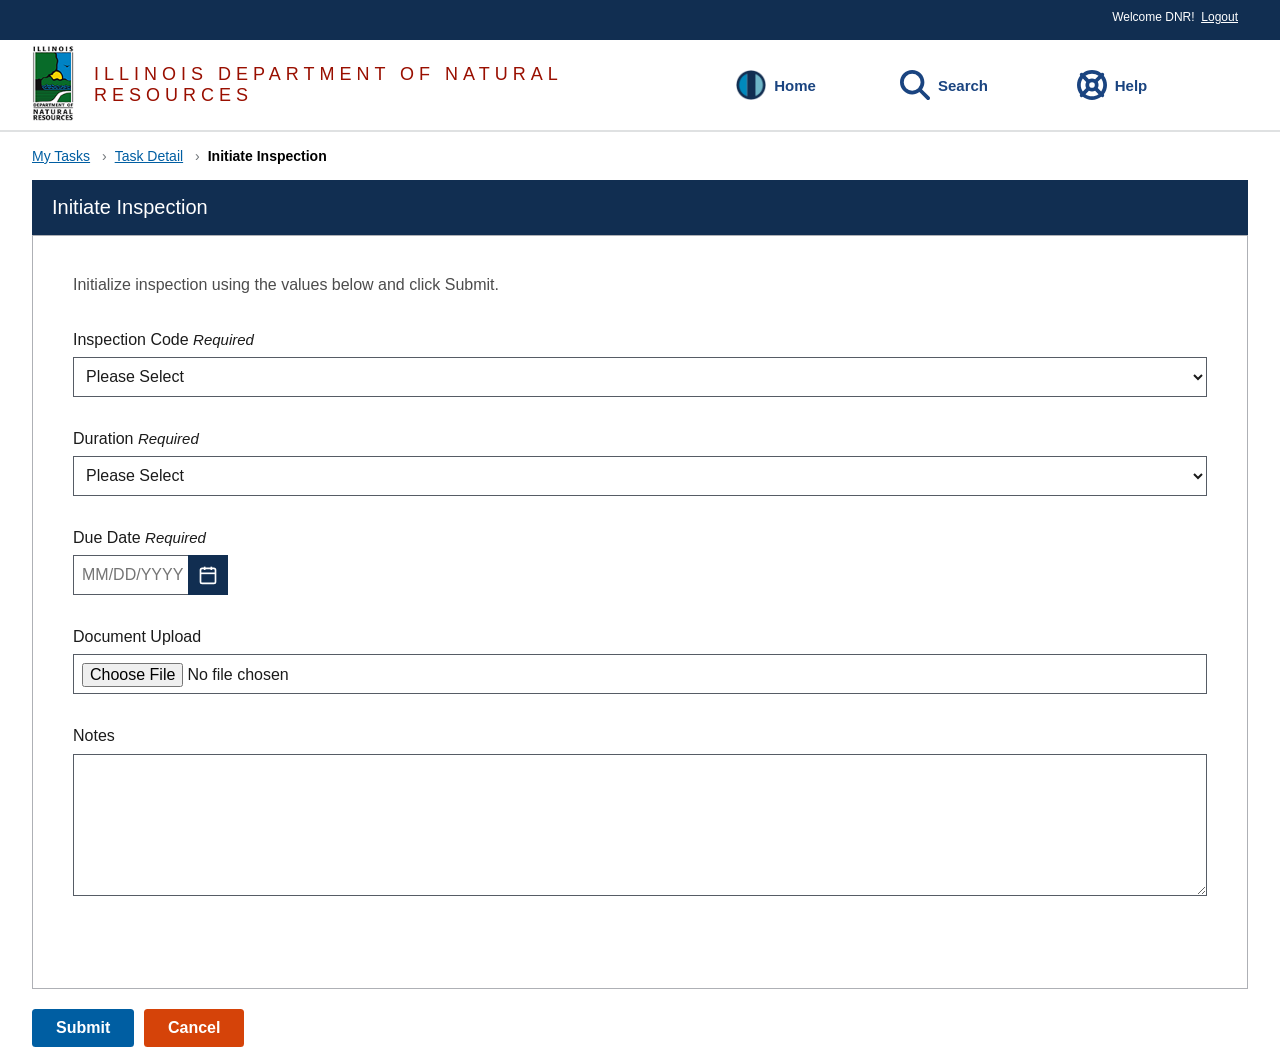
<file: initiate-inspection.html>
<!DOCTYPE html>
<html lang="en">
<head>
  <meta charset="UTF-8" />
  <meta name="viewport" content="width=device-width, initial-scale=1.0" />
  <title>Initiate Inspection - RLP</title>
<!-- Custom RLP Styles -->
  <link rel="stylesheet" href="css/styles.css" />
</head>
<body>
  <div class="app-container">
    <div class="header management">
      <a class="usa-skipnav" href="#main-content">Skip to Main Content</a>

      <header class="usa-header">
        <div class="skinny-header-container">
          <div class="grid-container">
            <div class="welcome-agency usa-banner__header-text">
              Welcome DNR! &nbsp;<a href="#"><u>Logout</u></a>
            </div>
          </div>
        </div>
      </header>

      <div class="border-bottom-2px border-base-lighter">
        <div class="grid-container navigation">
          <div class="grid-row">
            <div class="tablet:grid-col-6 logo-flex">
              <a class="agency-logo-link" href="index.html">
                <img src="assets/il-logo.png"
                     alt="Illinois Department of Natural Resources agency logo"
                     class="agency-logo">
              </a>
              <a class="agency-name-link" href="index.html">
                <div class="agency-name">Illinois Department of Natural Resources</div>
              </a>
            </div>
            <div class="tablet:grid-col-6">
              <nav class="grid-container">
                <div class="grid-row header--nav-links">
                  <div class="tablet:grid-col nav__item">
                    <a class="usa-link" href="index.html">
                      <img src="assets/rlp-logo.png"
                           alt="RLP logo"
                           class="margin-right-1"
                           height="30">Home
                    </a>
                  </div>
                  <div class="tablet:grid-col-auto nav__item">
                    <a class="usa-link" href="search.html">
                      <svg aria-hidden="true" focusable="false" class="svg-inline--fa fa-magnifying-glass fa-xl margin-right-1" role="img" xmlns="http://www.w3.org/2000/svg" viewBox="0 0 512 512" width="30" height="30">
                        <path fill="currentColor" d="M416 208c0 45.9-14.9 88.3-40 122.7L502.6 457.4c12.5 12.5 12.5 32.8 0 45.3s-32.8 12.5-45.3 0L330.7 376c-34.4 25.2-76.8 40-122.7 40C93.1 416 0 322.9 0 208S93.1 0 208 0S416 93.1 416 208zM208 352a144 144 0 1 0 0-288 144 144 0 1 0 0 288z"></path>
                      </svg>Search
                    </a>
                  </div>
                  <div class="tablet:grid-col nav__item">
                    <a class="usa-link" href="#" target="_blank">
                      <svg aria-hidden="true" focusable="false" class="svg-inline--fa fa-life-ring fa-xl margin-right-1" role="img" xmlns="http://www.w3.org/2000/svg" viewBox="0 0 512 512" width="30" height="30">
                        <path fill="currentColor" d="M367.2 412.5C335.9 434.9 297.5 448 256 448s-79.9-13.1-111.2-35.5l58-58c15.8 8.6 34 13.5 53.3 13.5s37.4-4.9 53.3-13.5l58 58zm90.7 .8c33.8-43.4 54-98 54-157.3s-20.2-113.9-54-157.3c9-12.5 7.9-30.1-3.4-41.3S425.8 45 413.3 54C369.9 20.2 315.3 0 256 0S142.1 20.2 98.7 54c-12.5-9-30.1-7.9-41.3 3.4S45 86.2 54 98.7C20.2 142.1 0 196.7 0 256s20.2 113.9 54 157.3c-9 12.5-7.9 30.1 3.4 41.3S86.2 467 98.7 458c43.4 33.8 98 54 157.3 54s113.9-20.2 157.3-54c12.5 9 30.1 7.9 41.3-3.4s12.4-28.8 3.4-41.3zm-45.5-46.1l-58-58c8.6-15.8 13.5-34 13.5-53.3s-4.9-37.4-13.5-53.3l58-58C434.9 176.1 448 214.5 448 256s-13.1 79.9-35.5 111.2zM367.2 99.5l-58 58c-15.8-8.6-34-13.5-53.3-13.5s-37.4 4.9-53.3 13.5l-58-58C176.1 77.1 214.5 64 256 64s79.9 13.1 111.2 35.5zM157.5 309.3l-58 58C77.1 335.9 64 297.5 64 256s13.1-79.9 35.5-111.2l58 58c-8.6 15.8-13.5 34-13.5 53.3s4.9 37.4 13.5 53.3zM208 256a48 48 0 1 1 96 0 48 48 0 1 1 -96 0z"></path>
                      </svg>Help
                    </a>
                  </div>
                </div>
              </nav>
            </div>
          </div>
        </div>
      </div>
    </div>

    <main id="main-content" class="grid-container">
      <nav class="usa-breadcrumb margin-top-2" aria-label="Breadcrumbs">
        <ol class="usa-breadcrumb__list">
          <li class="usa-breadcrumb__list-item">
            <a href="my-tasks.html" class="usa-breadcrumb__link">My Tasks</a>
          </li>
          <li class="usa-breadcrumb__list-item">
            <a href="task-detail.html" class="usa-breadcrumb__link" id="task-breadcrumb">Task Detail</a>
          </li>
          <li class="usa-breadcrumb__list-item usa-current" aria-current="page">
            <span>Initiate Inspection</span>
          </li>
        </ol>
      </nav>

      <div class="profile-header">
        <h1 class="profile-header__title">Initiate Inspection</h1>
      </div>

      <!-- Error Alert -->
      <div id="error-alert" class="usa-alert usa-alert--error" hidden>
        <div class="usa-alert__body">
          <h3 class="usa-alert__heading">Error status</h3>
          <p class="usa-alert__text" id="error-message">Please correct the following errors:</p>
        </div>
      </div>

      <div class="profile-content">
        <div class="inspection-content">
          <p class="margin-bottom-4">Initialize inspection using the values below and click Submit.</p>

          <div class="margin-bottom-4" id="inspection-type-group">
            <label class="usa-label" for="inspection-type">Inspection Code <span class="field-required">Required</span></label>
            <span class="usa-error-message" id="inspection-type-error" hidden>Select an inspection code</span>
            <select class="usa-select" id="inspection-type" name="inspection-type" required>
              <option value="">Please Select</option>
            </select>
          </div>

          <div class="margin-bottom-4" id="duration-group">
            <label class="usa-label" for="duration">Duration <span class="field-required">Required</span></label>
            <span class="usa-error-message" id="duration-error" hidden>Select a duration</span>
            <select class="usa-select" id="duration" name="duration" required>
              <option value="">Please Select</option>
              <option value="30">30 minutes</option>
              <option value="60">60 minutes</option>
              <option value="90">90 minutes</option>
            </select>
          </div>

          <div class="margin-bottom-4" id="due-date-group">
            <label class="usa-label" for="due-date">Due Date <span class="field-required">Required</span></label>
            <span class="usa-error-message" id="due-date-error" hidden>Enter a due date</span>
            <div class="date-picker-wrapper">
              <input class="usa-input" id="due-date" name="due-date" type="text" placeholder="MM/DD/YYYY" required>
              <button type="button" class="date-picker-button" aria-label="Select date">
                <svg xmlns="http://www.w3.org/2000/svg" width="20" height="20" viewBox="0 0 24 24" fill="none" stroke="currentColor" stroke-width="2">
                  <rect x="3" y="4" width="18" height="18" rx="2" ry="2"></rect>
                  <line x1="16" y1="2" x2="16" y2="6"></line>
                  <line x1="8" y1="2" x2="8" y2="6"></line>
                  <line x1="3" y1="10" x2="21" y2="10"></line>
                </svg>
              </button>
            </div>
          </div>

          <div class="margin-bottom-4">
            <label class="usa-label" for="document-upload">Document Upload</label>
            <input class="usa-input" id="document-upload" name="document-upload" type="file">
          </div>

          <div class="margin-bottom-4">
            <label class="usa-label" for="inspection-notes">Notes</label>
            <textarea class="usa-textarea" id="inspection-notes" name="inspection-notes" rows="6"></textarea>
          </div>
        </div>
      </div>

      <div class="margin-top-2">
        <button type="button" class="usa-button" id="submit-button">Submit</button>
        <a href="task-detail.html" class="usa-button usa-button--secondary" id="cancel-button">Cancel</a>
      </div>
    </main>
  </div>

  <script>
    // Populate Inspection Code dropdown from saved enabled codes
    (function populateInspectionCodes() {
      var defaultCodes = [
        'AFO-FIRE-001', 'AFO-WATER-002', 'AFO-LIC-003', 'AFO-WILD-005',
        'AFO-PARK-006', 'AFO-HUNT-007', 'AFO-FISH-008', 'AFO-SOIL-010',
        'AFO-HAZ-011',  'AFO-FOOD-012', 'AFO-ELEC-014', 'AFO-CHEM-015',
        'AFO-BUILD-016','AFO-PEST-018', 'AFO-FEED-019', 'AFO-ROAD-020',
        'AFO-UTIL-022', 'AFO-NATIVE-023','AFO-WETLAND-024'
      ];

      var codes = defaultCodes;
      try {
        var stored = localStorage.getItem('enabledInspectionCodes');
        if (stored) { codes = JSON.parse(stored); }
      } catch (e) {}

      var select = document.getElementById('inspection-type');
      codes.forEach(function(code) {
        var option = document.createElement('option');
        option.value = code.toLowerCase();
        option.textContent = code;
        select.appendChild(option);
      });
    })();

    // Get task ID from URL to maintain context
    const urlParams = new URLSearchParams(window.location.search);
    const taskId = urlParams.get('id');

    // Update breadcrumb and buttons with task ID if present
    if (taskId) {
      const taskBreadcrumb = document.getElementById('task-breadcrumb');
      const cancelButton = document.getElementById('cancel-button');

      taskBreadcrumb.href = `task-detail.html?id=${taskId}`;
      cancelButton.href = `task-detail.html?id=${taskId}`;
    }

    // Form validation
    function validateForm() {
      let isValid = true;
      const errorAlert = document.getElementById('error-alert');

      // Clear previous errors
      clearErrors();

      // Validate Inspection Type
      const inspectionType = document.getElementById('inspection-type');
      if (!inspectionType.value) {
        showFieldError('inspection-type-group', 'inspection-type-error', 'inspection-type');
        isValid = false;
      }

      // Validate Duration
      const duration = document.getElementById('duration');
      if (!duration.value) {
        showFieldError('duration-group', 'duration-error', 'duration');
        isValid = false;
      }

      // Validate Due Date
      const dueDate = document.getElementById('due-date');
      if (!dueDate.value) {
        showFieldError('due-date-group', 'due-date-error', 'due-date');
        isValid = false;
      }

      // Show or hide error alert
      if (!isValid) {
        errorAlert.removeAttribute('hidden');
        // Scroll to top to show error alert
        window.scrollTo({ top: 0, behavior: 'smooth' });
      } else {
        errorAlert.setAttribute('hidden', '');
      }

      return isValid;
    }

    function showFieldError(groupId, errorId, fieldId) {
      const group = document.getElementById(groupId);
      const error = document.getElementById(errorId);
      const field = document.getElementById(fieldId);

      group.classList.add('usa-form-group--error');
      error.removeAttribute('hidden');
      field.classList.add('usa-input--error', 'usa-select--error');
    }

    function clearErrors() {
      // Clear all error states
      document.querySelectorAll('.usa-form-group--error').forEach(group => {
        group.classList.remove('usa-form-group--error');
      });

      document.querySelectorAll('.usa-error-message').forEach(error => {
        error.setAttribute('hidden', '');
      });

      document.querySelectorAll('.usa-input--error, .usa-select--error').forEach(field => {
        field.classList.remove('usa-input--error', 'usa-select--error');
      });
    }

    // Clear errors when user starts fixing them
    document.getElementById('inspection-type').addEventListener('change', function() {
      if (this.value) {
        document.getElementById('inspection-type-group').classList.remove('usa-form-group--error');
        document.getElementById('inspection-type-error').setAttribute('hidden', '');
        this.classList.remove('usa-select--error');
      }
    });

    document.getElementById('duration').addEventListener('change', function() {
      if (this.value) {
        document.getElementById('duration-group').classList.remove('usa-form-group--error');
        document.getElementById('duration-error').setAttribute('hidden', '');
        this.classList.remove('usa-select--error');
      }
    });

    document.getElementById('due-date').addEventListener('input', function() {
      if (this.value) {
        document.getElementById('due-date-group').classList.remove('usa-form-group--error');
        document.getElementById('due-date-error').setAttribute('hidden', '');
        this.classList.remove('usa-input--error');
      }
    });

    // Submit button handler with validation
    document.getElementById('submit-button').addEventListener('click', function() {
      if (validateForm()) {
        console.log('Inspection submitted');
        // Redirect back to task detail
        if (taskId) {
          window.location.href = `task-detail.html?id=${taskId}`;
        } else {
          window.location.href = 'task-detail.html';
        }
      }
    });
  </script>
</body>
</html>
</file>
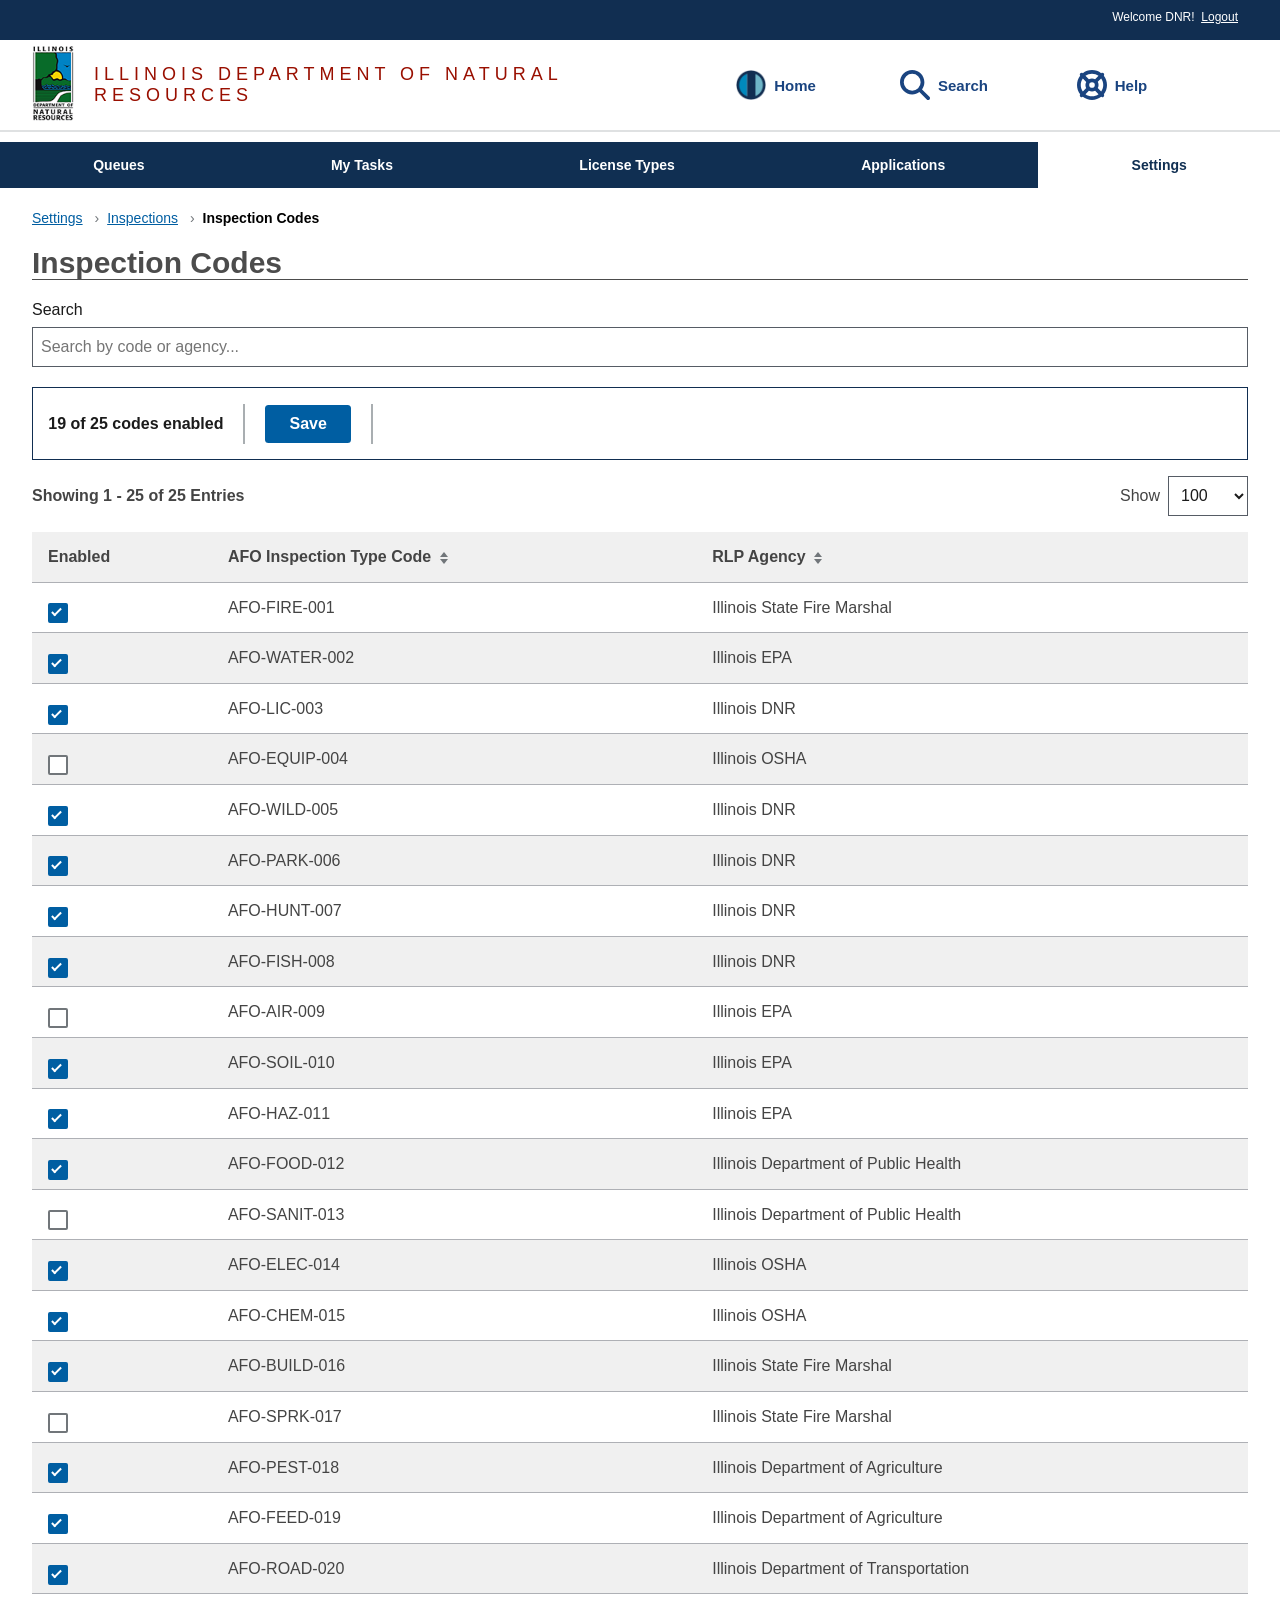
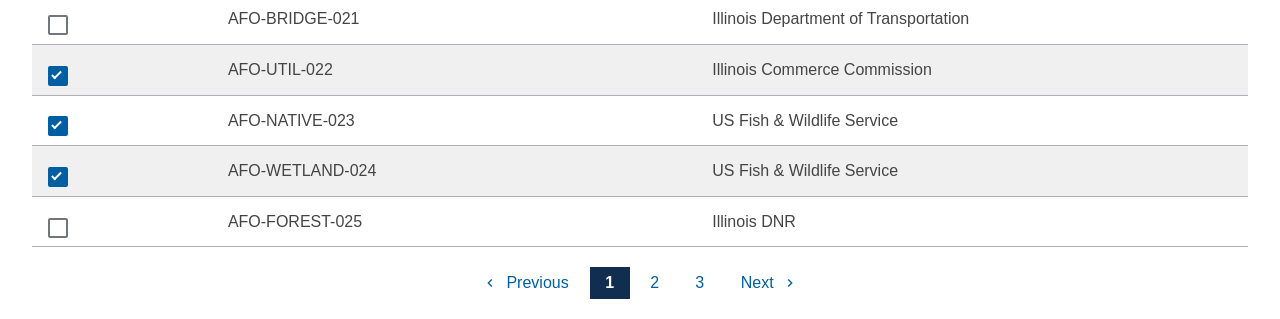
<file: inspection-codes.html>
<!DOCTYPE html>
<html lang="en">
<head>
  <meta charset="UTF-8" />
  <meta name="viewport" content="width=device-width, initial-scale=1.0" />
  <title>Inspection Codes - RLP</title>
  <!-- Custom RLP Styles -->
  <link rel="stylesheet" href="css/styles.css" />
</head>
<body>
  <div class="app-container">
    <div class="header management">
      <a class="usa-skipnav" href="#main-content">Skip to Main Content</a>

      <header class="usa-header">
        <div class="skinny-header-container">
          <div class="grid-container">
            <div class="welcome-agency usa-banner__header-text">
              Welcome DNR! &nbsp;<a href="#"><u>Logout</u></a>
            </div>
          </div>
        </div>
      </header>

      <div class="border-bottom-2px border-base-lighter">
        <div class="grid-container navigation">
          <div class="grid-row">
            <div class="tablet:grid-col-6 logo-flex">
              <a class="agency-logo-link" href="index.html">
                <img src="assets/il-logo.png"
                     alt="Illinois Department of Natural Resources agency logo"
                     class="agency-logo">
              </a>
              <a class="agency-name-link" href="index.html">
                <div class="agency-name">Illinois Department of Natural Resources</div>
              </a>
            </div>
            <div class="tablet:grid-col-6">
              <nav class="grid-container">
                <div class="grid-row header--nav-links">
                  <div class="tablet:grid-col nav__item">
                    <a class="usa-link" href="index.html">
                      <img src="assets/rlp-logo.png"
                           alt="RLP logo"
                           class="margin-right-1"
                           height="30">Home
                    </a>
                  </div>
                  <div class="tablet:grid-col-auto nav__item">
                    <a class="usa-link" href="search.html">
                      <svg aria-hidden="true" focusable="false" class="svg-inline--fa fa-magnifying-glass fa-xl margin-right-1" role="img" xmlns="http://www.w3.org/2000/svg" viewBox="0 0 512 512" width="30" height="30">
                        <path fill="currentColor" d="M416 208c0 45.9-14.9 88.3-40 122.7L502.6 457.4c12.5 12.5 12.5 32.8 0 45.3s-32.8 12.5-45.3 0L330.7 376c-34.4 25.2-76.8 40-122.7 40C93.1 416 0 322.9 0 208S93.1 0 208 0S416 93.1 416 208zM208 352a144 144 0 1 0 0-288 144 144 0 1 0 0 288z"></path>
                      </svg>Search
                    </a>
                  </div>
                  <div class="tablet:grid-col nav__item">
                    <a class="usa-link" href="#" target="_blank">
                      <svg aria-hidden="true" focusable="false" class="svg-inline--fa fa-life-ring fa-xl margin-right-1" role="img" xmlns="http://www.w3.org/2000/svg" viewBox="0 0 512 512" width="30" height="30">
                        <path fill="currentColor" d="M367.2 412.5C335.9 434.9 297.5 448 256 448s-79.9-13.1-111.2-35.5l58-58c15.8 8.6 34 13.5 53.3 13.5s37.4-4.9 53.3-13.5l58 58zm90.7 .8c33.8-43.4 54-98 54-157.3s-20.2-113.9-54-157.3c9-12.5 7.9-30.1-3.4-41.3S425.8 45 413.3 54C369.9 20.2 315.3 0 256 0S142.1 20.2 98.7 54c-12.5-9-30.1-7.9-41.3 3.4S45 86.2 54 98.7C20.2 142.1 0 196.7 0 256s20.2 113.9 54 157.3c-9 12.5-7.9 30.1 3.4 41.3S86.2 467 98.7 458c43.4 33.8 98 54 157.3 54s113.9-20.2 157.3-54c12.5 9 30.1 7.9 41.3-3.4s12.4-28.8 3.4-41.3zm-45.5-46.1l-58-58c8.6-15.8 13.5-34 13.5-53.3s-4.9-37.4-13.5-53.3l58-58C434.9 176.1 448 214.5 448 256s-13.1 79.9-35.5 111.2zM367.2 99.5l-58 58c-15.8-8.6-34-13.5-53.3-13.5s-37.4 4.9-53.3 13.5l-58-58C176.1 77.1 214.5 64 256 64s79.9 13.1 111.2 35.5zM157.5 309.3l-58 58C77.1 335.9 64 297.5 64 256s13.1-79.9 35.5-111.2l58 58c-8.6 15.8-13.5 34-13.5 53.3s4.9 37.4 13.5 53.3zM208 256a48 48 0 1 1 96 0 48 48 0 1 1 -96 0z"></path>
                      </svg>Help
                    </a>
                  </div>
                </div>
              </nav>
            </div>
          </div>
        </div>
      </div>
    </div>

    <nav class="horizontalNav main-menu">
      <ul class="usa-nav__primary display-flex padding-left-0">
        <li class="usa-nav__primary-item">
          <span class="menuItem-inner"><a href="queues.html">Queues</a></span>
        </li>
        <li class="usa-nav__primary-item">
          <span class="menuItem-inner"><a href="my-tasks.html">My Tasks</a></span>
        </li>
        <li class="usa-nav__primary-item">
          <span class="menuItem-inner"><a href="license-types.html">License Types</a></span>
        </li>
        <li class="usa-nav__primary-item">
          <span class="menuItem-inner"><a href="applications.html">Applications</a></span>
        </li>
        <li class="usa-nav__primary-item active">
          <span class="menuItem-inner"><a href="settings.html">Settings</a></span>
        </li>
      </ul>
    </nav>

    <main id="main-content" class="grid-container">
      <nav class="usa-breadcrumb margin-top-2" aria-label="Breadcrumbs">
        <ol class="usa-breadcrumb__list">
          <li class="usa-breadcrumb__list-item">
            <a href="settings.html" class="usa-breadcrumb__link">Settings</a>
          </li>
          <li class="usa-breadcrumb__list-item">
            <a href="inspection-menu.html" class="usa-breadcrumb__link">Inspections</a>
          </li>
          <li class="usa-breadcrumb__list-item usa-current" aria-current="page">
            <span>Inspection Codes</span>
          </li>
        </ol>
      </nav>

      <h1 class="page-title page-title--underlined">Inspection Codes</h1>

      <div class="margin-top-2">
        <label class="usa-label" for="search-input">Search</label>
        <input class="usa-input" id="search-input" name="search-input" type="text" placeholder="Search by code or agency...">
      </div>

      <!-- Sticky summary bar -->
      <div id="summary-bar"
           class="inspection-codes-summary-bar"
           role="region"
           aria-label="Code management summary">
        <div class="task-controls">
          <span id="enabled-count" aria-live="polite" aria-atomic="true" class="inspection-codes-summary-bar__count"></span>
          <span class="button-divider"></span>
          <button type="button" class="usa-button" id="save-button" disabled>Save</button>
          <span class="button-divider"></span>
          <span id="unsaved-indicator" class="inspection-codes-summary-bar__unsaved" hidden aria-live="polite">Unsaved changes</span>
        </div>
      </div>

      <div class="margin-top-2">
        <div class="table-controls">
          <div class="table-controls__left">
            <strong id="entry-count">Showing 1 - 5 of 5 Entries</strong>
          </div>
          <div class="table-controls__right">
            <label for="entries-per-page" class="table-controls__label">Show</label>
            <select class="usa-select table-controls__select" id="entries-per-page" name="entries-per-page">
              <option value="100" selected>100</option>
              <option value="50">50</option>
              <option value="25">25</option>
              <option value="10">10</option>
            </select>
          </div>
        </div>

        <table class="usa-table usa-table--borderless usa-table--striped">
          <thead>
            <tr>
              <th scope="col">Enabled</th>
              <th scope="col" role="columnheader" aria-sort="none">AFO Inspection Type Code <span class="sort-arrows"></span></th>
              <th scope="col" role="columnheader" aria-sort="none">RLP Agency <span class="sort-arrows"></span></th>
            </tr>
          </thead>
          <tbody>
            <tr>
              <td>
                <div class="usa-checkbox">
                  <input class="usa-checkbox__input code-toggle" id="toggle-1" type="checkbox" name="toggle-1" checked>
                  <label class="usa-checkbox__label" for="toggle-1"><span class="usa-sr-only">Enable AFO-FIRE-001</span></label>
                </div>
              </td>
              <td>AFO-FIRE-001</td>
              <td>Illinois State Fire Marshal</td>
            </tr>
            <tr>
              <td>
                <div class="usa-checkbox">
                  <input class="usa-checkbox__input code-toggle" id="toggle-2" type="checkbox" name="toggle-2" checked>
                  <label class="usa-checkbox__label" for="toggle-2"><span class="usa-sr-only">Enable AFO-WATER-002</span></label>
                </div>
              </td>
              <td>AFO-WATER-002</td>
              <td>Illinois EPA</td>
            </tr>
            <tr>
              <td>
                <div class="usa-checkbox">
                  <input class="usa-checkbox__input code-toggle" id="toggle-3" type="checkbox" name="toggle-3" checked>
                  <label class="usa-checkbox__label" for="toggle-3"><span class="usa-sr-only">Enable AFO-LIC-003</span></label>
                </div>
              </td>
              <td>AFO-LIC-003</td>
              <td>Illinois DNR</td>
            </tr>
            <tr>
              <td>
                <div class="usa-checkbox">
                  <input class="usa-checkbox__input code-toggle" id="toggle-4" type="checkbox" name="toggle-4">
                  <label class="usa-checkbox__label" for="toggle-4"><span class="usa-sr-only">Enable AFO-EQUIP-004</span></label>
                </div>
              </td>
              <td>AFO-EQUIP-004</td>
              <td>Illinois OSHA</td>
            </tr>
            <tr>
              <td>
                <div class="usa-checkbox">
                  <input class="usa-checkbox__input code-toggle" id="toggle-5" type="checkbox" name="toggle-5" checked>
                  <label class="usa-checkbox__label" for="toggle-5"><span class="usa-sr-only">Enable AFO-WILD-005</span></label>
                </div>
              </td>
              <td>AFO-WILD-005</td>
              <td>Illinois DNR</td>
            </tr>
            <tr>
              <td>
                <div class="usa-checkbox">
                  <input class="usa-checkbox__input code-toggle" id="toggle-6" type="checkbox" name="toggle-6" checked>
                  <label class="usa-checkbox__label" for="toggle-6"><span class="usa-sr-only">Enable AFO-PARK-006</span></label>
                </div>
              </td>
              <td>AFO-PARK-006</td>
              <td>Illinois DNR</td>
            </tr>
            <tr>
              <td>
                <div class="usa-checkbox">
                  <input class="usa-checkbox__input code-toggle" id="toggle-7" type="checkbox" name="toggle-7" checked>
                  <label class="usa-checkbox__label" for="toggle-7"><span class="usa-sr-only">Enable AFO-HUNT-007</span></label>
                </div>
              </td>
              <td>AFO-HUNT-007</td>
              <td>Illinois DNR</td>
            </tr>
            <tr>
              <td>
                <div class="usa-checkbox">
                  <input class="usa-checkbox__input code-toggle" id="toggle-8" type="checkbox" name="toggle-8" checked>
                  <label class="usa-checkbox__label" for="toggle-8"><span class="usa-sr-only">Enable AFO-FISH-008</span></label>
                </div>
              </td>
              <td>AFO-FISH-008</td>
              <td>Illinois DNR</td>
            </tr>
            <tr>
              <td>
                <div class="usa-checkbox">
                  <input class="usa-checkbox__input code-toggle" id="toggle-9" type="checkbox" name="toggle-9">
                  <label class="usa-checkbox__label" for="toggle-9"><span class="usa-sr-only">Enable AFO-AIR-009</span></label>
                </div>
              </td>
              <td>AFO-AIR-009</td>
              <td>Illinois EPA</td>
            </tr>
            <tr>
              <td>
                <div class="usa-checkbox">
                  <input class="usa-checkbox__input code-toggle" id="toggle-10" type="checkbox" name="toggle-10" checked>
                  <label class="usa-checkbox__label" for="toggle-10"><span class="usa-sr-only">Enable AFO-SOIL-010</span></label>
                </div>
              </td>
              <td>AFO-SOIL-010</td>
              <td>Illinois EPA</td>
            </tr>
            <tr>
              <td>
                <div class="usa-checkbox">
                  <input class="usa-checkbox__input code-toggle" id="toggle-11" type="checkbox" name="toggle-11" checked>
                  <label class="usa-checkbox__label" for="toggle-11"><span class="usa-sr-only">Enable AFO-HAZ-011</span></label>
                </div>
              </td>
              <td>AFO-HAZ-011</td>
              <td>Illinois EPA</td>
            </tr>
            <tr>
              <td>
                <div class="usa-checkbox">
                  <input class="usa-checkbox__input code-toggle" id="toggle-12" type="checkbox" name="toggle-12" checked>
                  <label class="usa-checkbox__label" for="toggle-12"><span class="usa-sr-only">Enable AFO-FOOD-012</span></label>
                </div>
              </td>
              <td>AFO-FOOD-012</td>
              <td>Illinois Department of Public Health</td>
            </tr>
            <tr>
              <td>
                <div class="usa-checkbox">
                  <input class="usa-checkbox__input code-toggle" id="toggle-13" type="checkbox" name="toggle-13">
                  <label class="usa-checkbox__label" for="toggle-13"><span class="usa-sr-only">Enable AFO-SANIT-013</span></label>
                </div>
              </td>
              <td>AFO-SANIT-013</td>
              <td>Illinois Department of Public Health</td>
            </tr>
            <tr>
              <td>
                <div class="usa-checkbox">
                  <input class="usa-checkbox__input code-toggle" id="toggle-14" type="checkbox" name="toggle-14" checked>
                  <label class="usa-checkbox__label" for="toggle-14"><span class="usa-sr-only">Enable AFO-ELEC-014</span></label>
                </div>
              </td>
              <td>AFO-ELEC-014</td>
              <td>Illinois OSHA</td>
            </tr>
            <tr>
              <td>
                <div class="usa-checkbox">
                  <input class="usa-checkbox__input code-toggle" id="toggle-15" type="checkbox" name="toggle-15" checked>
                  <label class="usa-checkbox__label" for="toggle-15"><span class="usa-sr-only">Enable AFO-CHEM-015</span></label>
                </div>
              </td>
              <td>AFO-CHEM-015</td>
              <td>Illinois OSHA</td>
            </tr>
            <tr>
              <td>
                <div class="usa-checkbox">
                  <input class="usa-checkbox__input code-toggle" id="toggle-16" type="checkbox" name="toggle-16" checked>
                  <label class="usa-checkbox__label" for="toggle-16"><span class="usa-sr-only">Enable AFO-BUILD-016</span></label>
                </div>
              </td>
              <td>AFO-BUILD-016</td>
              <td>Illinois State Fire Marshal</td>
            </tr>
            <tr>
              <td>
                <div class="usa-checkbox">
                  <input class="usa-checkbox__input code-toggle" id="toggle-17" type="checkbox" name="toggle-17">
                  <label class="usa-checkbox__label" for="toggle-17"><span class="usa-sr-only">Enable AFO-SPRK-017</span></label>
                </div>
              </td>
              <td>AFO-SPRK-017</td>
              <td>Illinois State Fire Marshal</td>
            </tr>
            <tr>
              <td>
                <div class="usa-checkbox">
                  <input class="usa-checkbox__input code-toggle" id="toggle-18" type="checkbox" name="toggle-18" checked>
                  <label class="usa-checkbox__label" for="toggle-18"><span class="usa-sr-only">Enable AFO-PEST-018</span></label>
                </div>
              </td>
              <td>AFO-PEST-018</td>
              <td>Illinois Department of Agriculture</td>
            </tr>
            <tr>
              <td>
                <div class="usa-checkbox">
                  <input class="usa-checkbox__input code-toggle" id="toggle-19" type="checkbox" name="toggle-19" checked>
                  <label class="usa-checkbox__label" for="toggle-19"><span class="usa-sr-only">Enable AFO-FEED-019</span></label>
                </div>
              </td>
              <td>AFO-FEED-019</td>
              <td>Illinois Department of Agriculture</td>
            </tr>
            <tr>
              <td>
                <div class="usa-checkbox">
                  <input class="usa-checkbox__input code-toggle" id="toggle-20" type="checkbox" name="toggle-20" checked>
                  <label class="usa-checkbox__label" for="toggle-20"><span class="usa-sr-only">Enable AFO-ROAD-020</span></label>
                </div>
              </td>
              <td>AFO-ROAD-020</td>
              <td>Illinois Department of Transportation</td>
            </tr>
            <tr>
              <td>
                <div class="usa-checkbox">
                  <input class="usa-checkbox__input code-toggle" id="toggle-21" type="checkbox" name="toggle-21">
                  <label class="usa-checkbox__label" for="toggle-21"><span class="usa-sr-only">Enable AFO-BRIDGE-021</span></label>
                </div>
              </td>
              <td>AFO-BRIDGE-021</td>
              <td>Illinois Department of Transportation</td>
            </tr>
            <tr>
              <td>
                <div class="usa-checkbox">
                  <input class="usa-checkbox__input code-toggle" id="toggle-22" type="checkbox" name="toggle-22" checked>
                  <label class="usa-checkbox__label" for="toggle-22"><span class="usa-sr-only">Enable AFO-UTIL-022</span></label>
                </div>
              </td>
              <td>AFO-UTIL-022</td>
              <td>Illinois Commerce Commission</td>
            </tr>
            <tr>
              <td>
                <div class="usa-checkbox">
                  <input class="usa-checkbox__input code-toggle" id="toggle-23" type="checkbox" name="toggle-23" checked>
                  <label class="usa-checkbox__label" for="toggle-23"><span class="usa-sr-only">Enable AFO-NATIVE-023</span></label>
                </div>
              </td>
              <td>AFO-NATIVE-023</td>
              <td>US Fish & Wildlife Service</td>
            </tr>
            <tr>
              <td>
                <div class="usa-checkbox">
                  <input class="usa-checkbox__input code-toggle" id="toggle-24" type="checkbox" name="toggle-24" checked>
                  <label class="usa-checkbox__label" for="toggle-24"><span class="usa-sr-only">Enable AFO-WETLAND-024</span></label>
                </div>
              </td>
              <td>AFO-WETLAND-024</td>
              <td>US Fish & Wildlife Service</td>
            </tr>
            <tr>
              <td>
                <div class="usa-checkbox">
                  <input class="usa-checkbox__input code-toggle" id="toggle-25" type="checkbox" name="toggle-25">
                  <label class="usa-checkbox__label" for="toggle-25"><span class="usa-sr-only">Enable AFO-FOREST-025</span></label>
                </div>
              </td>
              <td>AFO-FOREST-025</td>
              <td>Illinois DNR</td>
            </tr>
          </tbody>
        </table>

        <div id="no-results" class="margin-top-2" hidden>
          <p class="text-base-dark">No inspection codes match your search.</p>
        </div>
      </div>

      <nav aria-label="Pagination" class="usa-pagination" style="margin-top: 2rem; margin-bottom: 2rem;">
        <ul class="usa-pagination__list">
          <li class="usa-pagination__item usa-pagination__arrow">
            <a href="javascript:void(0)" class="usa-pagination__link usa-pagination__previous-page" aria-label="Previous page">
              <svg aria-hidden="true" role="img" xmlns="http://www.w3.org/2000/svg" viewBox="0 0 24 24" width="16" height="16" fill="currentColor">
                <path d="M15.41 16.59L10.83 12l4.58-4.59L14 6l-6 6 6 6z"/>
              </svg>
              <span class="usa-pagination__link-text">Previous</span>
            </a>
          </li>
          <li class="usa-pagination__item">
            <a href="javascript:void(0)" class="usa-pagination__button usa-current" aria-label="Page 1" aria-current="page">1</a>
          </li>
          <li class="usa-pagination__item">
            <a href="javascript:void(0)" class="usa-pagination__button" aria-label="Page 2">2</a>
          </li>
          <li class="usa-pagination__item">
            <a href="javascript:void(0)" class="usa-pagination__button" aria-label="Page 3">3</a>
          </li>
          <li class="usa-pagination__item usa-pagination__arrow">
            <a href="javascript:void(0)" class="usa-pagination__link usa-pagination__next-page" aria-label="Next page">
              <span class="usa-pagination__link-text">Next</span>
              <svg aria-hidden="true" role="img" xmlns="http://www.w3.org/2000/svg" viewBox="0 0 24 24" width="16" height="16" fill="currentColor">
                <path d="M8.59 16.59L13.17 12 8.59 7.41 10 6l6 6-6 6z"/>
              </svg>
            </a>
          </li>
        </ul>
      </nav>
    </main>
  </div>

  <!-- Success Notification -->
  <div id="success-notification" class="notification" hidden>
    <svg class="notification-icon" xmlns="http://www.w3.org/2000/svg" width="24" height="24" viewBox="0 0 24 24" fill="none">
      <circle cx="12" cy="12" r="10" fill="#00a91c" stroke="#00a91c" stroke-width="2"/>
      <path d="M7 13l3 3 7-7" stroke="white" stroke-width="2" stroke-linecap="round" stroke-linejoin="round"/>
    </svg>
    <span class="notification-text">Changes saved successfully</span>
  </div>

  <script>
    const allRows = Array.from(document.querySelectorAll('.usa-table tbody tr'));
    const searchInput = document.getElementById('search-input');
    const entryCount = document.getElementById('entry-count');
    const enabledCount = document.getElementById('enabled-count');
    const unsavedIndicator = document.getElementById('unsaved-indicator');
    const saveButton = document.getElementById('save-button');
    const noResults = document.getElementById('no-results');
    const total = allRows.length;

    function updateEnabledCount() {
      const enabled = document.querySelectorAll('.code-toggle:checked').length;
      enabledCount.textContent = enabled + ' of ' + total + ' codes enabled';
    }

    function updateTableCount() {
      const visible = allRows.filter(function(r) { return r.style.display !== 'none'; }).length;
      if (visible === 0) {
        entryCount.textContent = 'Showing 0 Entries';
        noResults.removeAttribute('hidden');
      } else {
        entryCount.textContent = 'Showing 1 - ' + visible + ' of ' + total + ' Entries';
        noResults.setAttribute('hidden', '');
      }
    }

    function markUnsaved() {
      unsavedIndicator.removeAttribute('hidden');
      saveButton.removeAttribute('disabled');
    }

    function markSaved() {
      unsavedIndicator.setAttribute('hidden', '');
      saveButton.setAttribute('disabled', '');
    }

    // Search
    searchInput.addEventListener('input', function() {
      const query = this.value.toLowerCase().trim();
      allRows.forEach(function(row) {
        const cells = row.querySelectorAll('td');
        const code = cells[1].textContent.toLowerCase();
        const agency = cells[2].textContent.toLowerCase();
        row.style.display = (!query || code.includes(query) || agency.includes(query)) ? '' : 'none';
      });
      updateTableCount();
    });

    // Checkbox toggles
    document.querySelectorAll('.code-toggle').forEach(function(checkbox) {
      checkbox.addEventListener('change', function() {
        updateEnabledCount();
        markUnsaved();
      });
    });

    // Save
    saveButton.addEventListener('click', function() {
      const enabledCodes = Array.from(document.querySelectorAll('.code-toggle:checked')).map(function(cb) {
        return cb.closest('tr').querySelectorAll('td')[1].textContent.trim();
      });
      localStorage.setItem('enabledInspectionCodes', JSON.stringify(enabledCodes));
      markSaved();
      showNotification();
    });

    function showNotification() {
      const notification = document.getElementById('success-notification');
      notification.removeAttribute('hidden');

      setTimeout(function() {
        notification.classList.add('show');
      }, 10);

      setTimeout(function() {
        notification.classList.remove('show');
        notification.classList.add('hide');

        setTimeout(function() {
          notification.classList.remove('hide');
          notification.setAttribute('hidden', '');
        }, 400);
      }, 4000);
    }

    // Initialize
    updateEnabledCount();
    updateTableCount();
  </script>
</body>
</html>
</file>
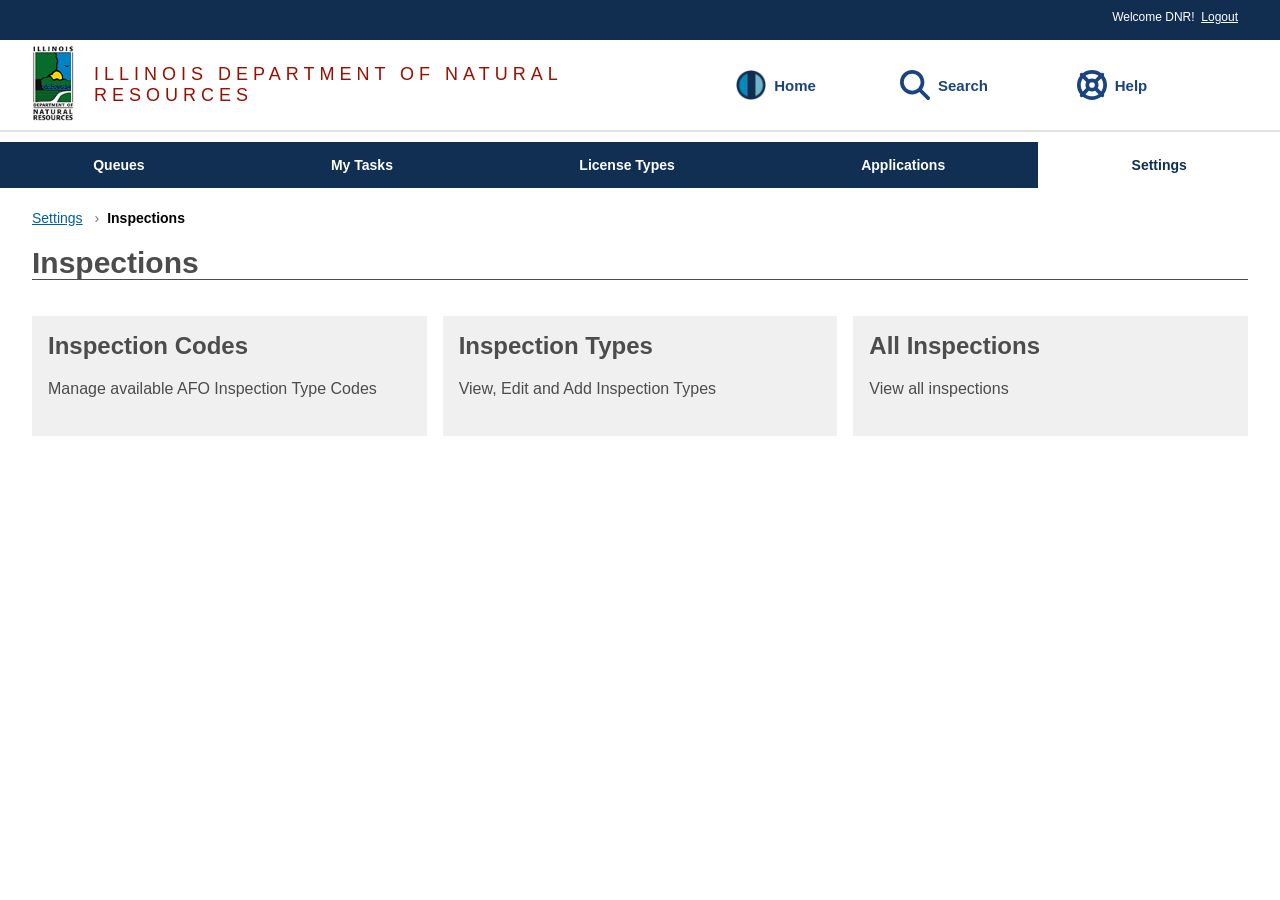
<file: inspection-menu.html>
<!DOCTYPE html>
<html lang="en">
<head>
  <meta charset="UTF-8" />
  <meta name="viewport" content="width=device-width, initial-scale=1.0" />
  <title>Inspections - RLP</title>
  <!-- Custom RLP Styles -->
  <link rel="stylesheet" href="css/styles.css" />
</head>
<body>
  <div class="app-container">
    <div class="header management">
      <a class="usa-skipnav" href="#main-content">Skip to Main Content</a>

      <header class="usa-header">
        <div class="skinny-header-container">
          <div class="grid-container">
            <div class="welcome-agency usa-banner__header-text">
              Welcome DNR! &nbsp;<a href="#"><u>Logout</u></a>
            </div>
          </div>
        </div>
      </header>

      <div class="border-bottom-2px border-base-lighter">
        <div class="grid-container navigation">
          <div class="grid-row">
            <div class="tablet:grid-col-6 logo-flex">
              <a class="agency-logo-link" href="index.html">
                <img src="assets/il-logo.png"
                     alt="Illinois Department of Natural Resources agency logo"
                     class="agency-logo">
              </a>
              <a class="agency-name-link" href="index.html">
                <div class="agency-name">Illinois Department of Natural Resources</div>
              </a>
            </div>
            <div class="tablet:grid-col-6">
              <nav class="grid-container">
                <div class="grid-row header--nav-links">
                  <div class="tablet:grid-col nav__item">
                    <a class="usa-link" href="index.html">
                      <img src="assets/rlp-logo.png"
                           alt="RLP logo"
                           class="margin-right-1"
                           height="30">Home
                    </a>
                  </div>
                  <div class="tablet:grid-col-auto nav__item">
                    <a class="usa-link" href="search.html">
                      <svg aria-hidden="true" focusable="false" class="svg-inline--fa fa-magnifying-glass fa-xl margin-right-1" role="img" xmlns="http://www.w3.org/2000/svg" viewBox="0 0 512 512" width="30" height="30">
                        <path fill="currentColor" d="M416 208c0 45.9-14.9 88.3-40 122.7L502.6 457.4c12.5 12.5 12.5 32.8 0 45.3s-32.8 12.5-45.3 0L330.7 376c-34.4 25.2-76.8 40-122.7 40C93.1 416 0 322.9 0 208S93.1 0 208 0S416 93.1 416 208zM208 352a144 144 0 1 0 0-288 144 144 0 1 0 0 288z"></path>
                      </svg>Search
                    </a>
                  </div>
                  <div class="tablet:grid-col nav__item">
                    <a class="usa-link" href="#" target="_blank">
                      <svg aria-hidden="true" focusable="false" class="svg-inline--fa fa-life-ring fa-xl margin-right-1" role="img" xmlns="http://www.w3.org/2000/svg" viewBox="0 0 512 512" width="30" height="30">
                        <path fill="currentColor" d="M367.2 412.5C335.9 434.9 297.5 448 256 448s-79.9-13.1-111.2-35.5l58-58c15.8 8.6 34 13.5 53.3 13.5s37.4-4.9 53.3-13.5l58 58zm90.7 .8c33.8-43.4 54-98 54-157.3s-20.2-113.9-54-157.3c9-12.5 7.9-30.1-3.4-41.3S425.8 45 413.3 54C369.9 20.2 315.3 0 256 0S142.1 20.2 98.7 54c-12.5-9-30.1-7.9-41.3 3.4S45 86.2 54 98.7C20.2 142.1 0 196.7 0 256s20.2 113.9 54 157.3c-9 12.5-7.9 30.1 3.4 41.3S86.2 467 98.7 458c43.4 33.8 98 54 157.3 54s113.9-20.2 157.3-54c12.5 9 30.1 7.9 41.3-3.4s12.4-28.8 3.4-41.3zm-45.5-46.1l-58-58c8.6-15.8 13.5-34 13.5-53.3s-4.9-37.4-13.5-53.3l58-58C434.9 176.1 448 214.5 448 256s-13.1 79.9-35.5 111.2zM367.2 99.5l-58 58c-15.8-8.6-34-13.5-53.3-13.5s-37.4 4.9-53.3 13.5l-58-58C176.1 77.1 214.5 64 256 64s79.9 13.1 111.2 35.5zM157.5 309.3l-58 58C77.1 335.9 64 297.5 64 256s13.1-79.9 35.5-111.2l58 58c-8.6 15.8-13.5 34-13.5 53.3s4.9 37.4 13.5 53.3zM208 256a48 48 0 1 1 96 0 48 48 0 1 1 -96 0z"></path>
                      </svg>Help
                    </a>
                  </div>
                </div>
              </nav>
            </div>
          </div>
        </div>
      </div>
    </div>

    <nav class="horizontalNav main-menu">
      <ul class="usa-nav__primary display-flex padding-left-0">
        <li class="usa-nav__primary-item">
          <span class="menuItem-inner"><a href="queues.html">Queues</a></span>
        </li>
        <li class="usa-nav__primary-item">
          <span class="menuItem-inner"><a href="my-tasks.html">My Tasks</a></span>
        </li>
        <li class="usa-nav__primary-item">
          <span class="menuItem-inner"><a href="license-types.html">License Types</a></span>
        </li>
        <li class="usa-nav__primary-item">
          <span class="menuItem-inner"><a href="applications.html">Applications</a></span>
        </li>
        <li class="usa-nav__primary-item active">
          <span class="menuItem-inner"><a href="settings.html">Settings</a></span>
        </li>
      </ul>
    </nav>

    <main id="main-content" class="grid-container">
      <nav class="usa-breadcrumb margin-top-2" aria-label="Breadcrumbs">
        <ol class="usa-breadcrumb__list">
          <li class="usa-breadcrumb__list-item">
            <a href="settings.html" class="usa-breadcrumb__link">Settings</a>
          </li>
          <li class="usa-breadcrumb__list-item usa-current" aria-current="page">
            <span>Inspections</span>
          </li>
        </ol>
      </nav>

      <h1 class="page-title page-title--underlined">Inspections</h1>

      <div class="agency-home-cards grid-row grid-gap-2 margin-top-4">
        <!-- Card 1: Inspection Codes -->
        <div class="settings-tile minh-card-lg margin-top-2 tablet:grid-col-4">
          <a class="simple-card bg-base-lightest padding-2 height-full display-flex flex-column flex-1"
             href="inspection-codes.html"
             style="display:block; text-decoration:none;">
            <h2 class="font-family-sans text-bold margin-0">Inspection Codes</h2>
            <p>Manage available AFO Inspection Type Codes</p>
          </a>
        </div>

        <!-- Card 2: Inspection Types -->
        <div class="settings-tile minh-card-lg margin-top-2 tablet:grid-col-4">
          <a class="simple-card bg-base-lightest padding-2 height-full display-flex flex-column flex-1"
             href="inspections.html"
             style="display:block; text-decoration:none;">
            <h2 class="font-family-sans text-bold margin-0">Inspection Types</h2>
            <p>View, Edit and Add Inspection Types</p>
          </a>
        </div>

        <!-- Card 3: Inspections -->
        <div class="settings-tile minh-card-lg margin-top-2 tablet:grid-col-4">
          <a class="simple-card bg-base-lightest padding-2 height-full display-flex flex-column flex-1"
             href="view-inspections.html"
             style="display:block; text-decoration:none;">
            <h2 class="font-family-sans text-bold margin-0">All Inspections</h2>
            <p>View all inspections</p>
          </a>
        </div>
      </div>
    </main>
  </div>
</body>
</html>
</file>
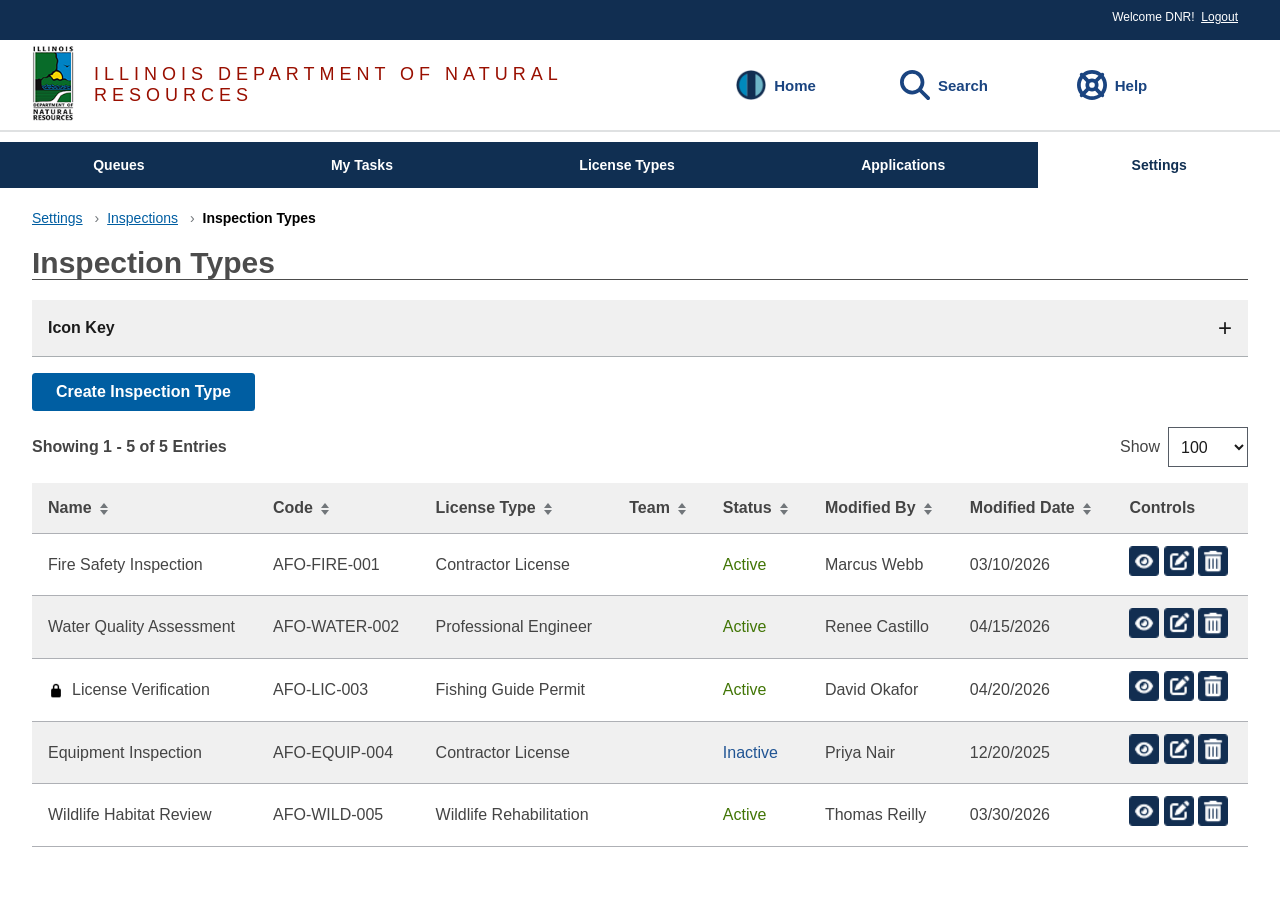
<file: inspections.html>
<!DOCTYPE html>
<html lang="en">
<head>
  <meta charset="UTF-8" />
  <meta name="viewport" content="width=device-width, initial-scale=1.0" />
  <title>Inspections - RLP</title>
<!-- Custom RLP Styles -->
  <link rel="stylesheet" href="css/styles.css" />
</head>
<body>
  <div class="app-container">
    <div class="header management">
      <a class="usa-skipnav" href="#main-content">Skip to Main Content</a>

      <header class="usa-header">
        <div class="skinny-header-container">
          <div class="grid-container">
            <div class="welcome-agency usa-banner__header-text">
              Welcome DNR! &nbsp;<a href="#"><u>Logout</u></a>
            </div>
          </div>
        </div>
      </header>

      <div class="border-bottom-2px border-base-lighter">
        <div class="grid-container navigation">
          <div class="grid-row">
            <div class="tablet:grid-col-6 logo-flex">
              <a class="agency-logo-link" href="index.html">
                <img src="assets/il-logo.png"
                     alt="Illinois Department of Natural Resources agency logo"
                     class="agency-logo">
              </a>
              <a class="agency-name-link" href="index.html">
                <div class="agency-name">Illinois Department of Natural Resources</div>
              </a>
            </div>
            <div class="tablet:grid-col-6">
              <nav class="grid-container">
                <div class="grid-row header--nav-links">
                  <div class="tablet:grid-col nav__item">
                    <a class="usa-link" href="index.html">
                      <img src="assets/rlp-logo.png"
                           alt="RLP logo"
                           class="margin-right-1"
                           height="30">Home
                    </a>
                  </div>
                  <div class="tablet:grid-col-auto nav__item">
                    <a class="usa-link" href="search.html">
                      <svg aria-hidden="true" focusable="false" class="svg-inline--fa fa-magnifying-glass fa-xl margin-right-1" role="img" xmlns="http://www.w3.org/2000/svg" viewBox="0 0 512 512" width="30" height="30">
                        <path fill="currentColor" d="M416 208c0 45.9-14.9 88.3-40 122.7L502.6 457.4c12.5 12.5 12.5 32.8 0 45.3s-32.8 12.5-45.3 0L330.7 376c-34.4 25.2-76.8 40-122.7 40C93.1 416 0 322.9 0 208S93.1 0 208 0S416 93.1 416 208zM208 352a144 144 0 1 0 0-288 144 144 0 1 0 0 288z"></path>
                      </svg>Search
                    </a>
                  </div>
                  <div class="tablet:grid-col nav__item">
                    <a class="usa-link" href="#" target="_blank">
                      <svg aria-hidden="true" focusable="false" class="svg-inline--fa fa-life-ring fa-xl margin-right-1" role="img" xmlns="http://www.w3.org/2000/svg" viewBox="0 0 512 512" width="30" height="30">
                        <path fill="currentColor" d="M367.2 412.5C335.9 434.9 297.5 448 256 448s-79.9-13.1-111.2-35.5l58-58c15.8 8.6 34 13.5 53.3 13.5s37.4-4.9 53.3-13.5l58 58zm90.7 .8c33.8-43.4 54-98 54-157.3s-20.2-113.9-54-157.3c9-12.5 7.9-30.1-3.4-41.3S425.8 45 413.3 54C369.9 20.2 315.3 0 256 0S142.1 20.2 98.7 54c-12.5-9-30.1-7.9-41.3 3.4S45 86.2 54 98.7C20.2 142.1 0 196.7 0 256s20.2 113.9 54 157.3c-9 12.5-7.9 30.1 3.4 41.3S86.2 467 98.7 458c43.4 33.8 98 54 157.3 54s113.9-20.2 157.3-54c12.5 9 30.1 7.9 41.3-3.4s12.4-28.8 3.4-41.3zm-45.5-46.1l-58-58c8.6-15.8 13.5-34 13.5-53.3s-4.9-37.4-13.5-53.3l58-58C434.9 176.1 448 214.5 448 256s-13.1 79.9-35.5 111.2zM367.2 99.5l-58 58c-15.8-8.6-34-13.5-53.3-13.5s-37.4 4.9-53.3 13.5l-58-58C176.1 77.1 214.5 64 256 64s79.9 13.1 111.2 35.5zM157.5 309.3l-58 58C77.1 335.9 64 297.5 64 256s13.1-79.9 35.5-111.2l58 58c-8.6 15.8-13.5 34-13.5 53.3s4.9 37.4 13.5 53.3zM208 256a48 48 0 1 1 96 0 48 48 0 1 1 -96 0z"></path>
                      </svg>Help
                    </a>
                  </div>
                </div>
              </nav>
            </div>
          </div>
        </div>
      </div>
    </div>

    <nav class="horizontalNav main-menu">
      <ul class="usa-nav__primary display-flex padding-left-0">
        <li class="usa-nav__primary-item">
          <span class="menuItem-inner"><a href="queues.html">Queues</a></span>
        </li>
        <li class="usa-nav__primary-item">
          <span class="menuItem-inner"><a href="my-tasks.html">My Tasks</a></span>
        </li>
        <li class="usa-nav__primary-item">
          <span class="menuItem-inner"><a href="license-types.html">License Types</a></span>
        </li>
        <li class="usa-nav__primary-item">
          <span class="menuItem-inner"><a href="applications.html">Applications</a></span>
        </li>
        <li class="usa-nav__primary-item active">
          <span class="menuItem-inner"><a href="settings.html">Settings</a></span>
        </li>
      </ul>
    </nav>

    <main id="main-content" class="grid-container">
      <nav class="usa-breadcrumb margin-top-2" aria-label="Breadcrumbs">
        <ol class="usa-breadcrumb__list">
          <li class="usa-breadcrumb__list-item">
            <a href="settings.html" class="usa-breadcrumb__link">Settings</a>
          </li>
          <li class="usa-breadcrumb__list-item">
            <a href="inspection-menu.html" class="usa-breadcrumb__link">Inspections</a>
          </li>
          <li class="usa-breadcrumb__list-item usa-current" aria-current="page">
            <span>Inspection Types</span>
          </li>
        </ol>
      </nav>

      <h1 class="page-title page-title--underlined">Inspection Types</h1>

      <div class="margin-top-2">
        <div class="usa-accordion usa-accordion--bordered">
          <h3 class="usa-accordion__heading">
            <button type="button" class="usa-accordion__button" aria-expanded="false" aria-controls="icon-key-content">
              Icon Key
            </button>
          </h3>
          <div id="icon-key-content" class="usa-accordion__content usa-prose" hidden="">
            <p class="text-bold margin-0 margin-bottom-2">Options and Control Types</p>
            <div class="icon-key-grid">
              <div class="icon-key-item">
                <img src="assets/eye-icon.png" alt="" width="24" height="24">
                <span>- View Inspection</span>
              </div>
              <div class="icon-key-item">
                <img src="assets/edit-icon.png" alt="" width="24" height="24">
                <span>- Edit Inspection</span>
              </div>
              <div class="icon-key-item">
                <img src="assets/lock-solid-full 1.png" alt="" width="24" height="24">
                <span>- Visibility: Agency Only</span>
              </div>
            </div>
          </div>
        </div>
      </div>

      <div class="margin-top-2">
        <a href="add-inspection-type.html" class="usa-button">Create Inspection Type</a>
      </div>

      <div class="margin-top-2">
        <div class="table-controls">
          <div class="table-controls__left">
            <strong>Showing 1 - 5 of 5 Entries</strong>
          </div>
          <div class="table-controls__right">
            <label for="entries-per-page" class="table-controls__label">Show</label>
            <select class="usa-select table-controls__select" id="entries-per-page" name="entries-per-page">
              <option value="100" selected>100</option>
              <option value="50">50</option>
              <option value="25">25</option>
              <option value="10">10</option>
            </select>
          </div>
        </div>

        <table class="usa-table usa-table--borderless usa-table--striped">
          <thead>
            <tr>
              <th scope="col" role="columnheader" aria-sort="none">Name <span class="sort-arrows"></span></th>
              <th scope="col" role="columnheader" aria-sort="none">Code <span class="sort-arrows"></span></th>
              <th scope="col" role="columnheader" aria-sort="none">License Type <span class="sort-arrows"></span></th>
              <th scope="col" role="columnheader" aria-sort="none">Team <span class="sort-arrows"></span></th>
              <th scope="col" role="columnheader" aria-sort="none">Status <span class="sort-arrows"></span></th>
              <th scope="col" role="columnheader" aria-sort="none">Modified By <span class="sort-arrows"></span></th>
              <th scope="col" role="columnheader" aria-sort="none">Modified Date <span class="sort-arrows"></span></th>
              <th scope="col" role="columnheader">Controls</th>
            </tr>
          </thead>
          <tbody>
            <tr>
              <td><span class="cell-text">Fire Safety Inspection</span></td>
              <td>AFO-FIRE-001</td>
              <td>Contractor License</td>
              <td></td>
              <td><span class="status-active">Active</span></td>
              <td>Marcus Webb</td>
              <td>03/10/2026</td>
              <td>
                <a href="view-inspection-type.html?id=AFO-FIRE-001" class="icon-button" aria-label="View Inspection">
                  <img src="assets/eye-icon.png" alt="" width="30" height="30">
                </a>
                <a href="edit-inspection-type.html?id=AFO-FIRE-001" class="icon-button" aria-label="Edit Inspection">
                  <img src="assets/edit-icon.png" alt="" width="30" height="30">
                </a>
                <a href="#" class="icon-button" aria-label="Delete Inspection">
                  <img src="assets/icon-delete.png" alt="" width="30" height="30">
                </a>
              </td>
            </tr>
            <tr>
              <td><span class="cell-text">Water Quality Assessment</span></td>
              <td>AFO-WATER-002</td>
              <td>Professional Engineer</td>
              <td></td>
              <td><span class="status-active">Active</span></td>
              <td>Renee Castillo</td>
              <td>04/15/2026</td>
              <td>
                <a href="view-inspection-type.html?id=AFO-WATER-002" class="icon-button" aria-label="View Inspection">
                  <img src="assets/eye-icon.png" alt="" width="30" height="30">
                </a>
                <a href="edit-inspection-type.html?id=AFO-WATER-002" class="icon-button" aria-label="Edit Inspection">
                  <img src="assets/edit-icon.png" alt="" width="30" height="30">
                </a>
                <a href="#" class="icon-button" aria-label="Delete Inspection">
                  <img src="assets/icon-delete.png" alt="" width="30" height="30">
                </a>
              </td>
            </tr>
            <tr>
              <td><img src="assets/lock-solid-full 1.png" alt="Agency Only" width="16" height="16" style="vertical-align: middle; margin-right: 8px;"><span class="cell-text">License Verification</span></td>
              <td>AFO-LIC-003</td>
              <td>Fishing Guide Permit</td>
              <td></td>
              <td><span class="status-active">Active</span></td>
              <td>David Okafor</td>
              <td>04/20/2026</td>
              <td>
                <a href="view-inspection-type.html?id=AFO-LIC-003" class="icon-button" aria-label="View Inspection">
                  <img src="assets/eye-icon.png" alt="" width="30" height="30">
                </a>
                <a href="edit-inspection-type.html?id=AFO-LIC-003" class="icon-button" aria-label="Edit Inspection">
                  <img src="assets/edit-icon.png" alt="" width="30" height="30">
                </a>
                <a href="#" class="icon-button" aria-label="Delete Inspection">
                  <img src="assets/icon-delete.png" alt="" width="30" height="30">
                </a>
              </td>
            </tr>
            <tr>
              <td><span class="cell-text">Equipment Inspection</span></td>
              <td>AFO-EQUIP-004</td>
              <td>Contractor License</td>
              <td></td>
              <td><span class="status-inactive">Inactive</span></td>
              <td>Priya Nair</td>
              <td>12/20/2025</td>
              <td>
                <a href="view-inspection-type.html?id=AFO-EQUIP-004" class="icon-button" aria-label="View Inspection">
                  <img src="assets/eye-icon.png" alt="" width="30" height="30">
                </a>
                <a href="edit-inspection-type.html?id=AFO-EQUIP-004" class="icon-button" aria-label="Edit Inspection">
                  <img src="assets/edit-icon.png" alt="" width="30" height="30">
                </a>
                <a href="#" class="icon-button" aria-label="Delete Inspection">
                  <img src="assets/icon-delete.png" alt="" width="30" height="30">
                </a>
              </td>
            </tr>
            <tr>
              <td><span class="cell-text">Wildlife Habitat Review</span></td>
              <td>AFO-WILD-005</td>
              <td>Wildlife Rehabilitation</td>
              <td></td>
              <td><span class="status-active">Active</span></td>
              <td>Thomas Reilly</td>
              <td>03/30/2026</td>
              <td>
                <a href="view-inspection-type.html?id=AFO-WILD-005" class="icon-button" aria-label="View Inspection">
                  <img src="assets/eye-icon.png" alt="" width="30" height="30">
                </a>
                <a href="edit-inspection-type.html?id=AFO-WILD-005" class="icon-button" aria-label="Edit Inspection">
                  <img src="assets/edit-icon.png" alt="" width="30" height="30">
                </a>
                <a href="#" class="icon-button" aria-label="Delete Inspection">
                  <img src="assets/icon-delete.png" alt="" width="30" height="30">
                </a>
              </td>
            </tr>
          </tbody>
        </table>
      </div>

    </main>
  </div>

  <!-- Success Notification -->
  <div id="success-notification" class="notification" hidden>
    <svg class="notification-icon" xmlns="http://www.w3.org/2000/svg" width="24" height="24" viewBox="0 0 24 24" fill="none">
      <circle cx="12" cy="12" r="10" fill="#00a91c" stroke="#00a91c" stroke-width="2"/>
      <path d="M7 13l3 3 7-7" stroke="white" stroke-width="2" stroke-linecap="round" stroke-linejoin="round"/>
    </svg>
    <span class="notification-text">Inspection Type deleted successfully</span>
  </div>

  <!-- Delete Confirmation Dialog -->
  <div id="delete-confirmation-modal" class="modal" hidden>
    <div class="modal-overlay"></div>
    <div class="modal-content" style="max-width: 500px;">
      <div class="modal-header">
        <h2 class="modal-title">Delete Inspection Type</h2>
        <button type="button" class="modal-close" aria-label="Close modal" id="delete-close">
          <svg xmlns="http://www.w3.org/2000/svg" width="24" height="24" viewBox="0 0 24 24" fill="none" stroke="currentColor" stroke-width="2">
            <line x1="18" y1="6" x2="6" y2="18"></line>
            <line x1="6" y1="6" x2="18" y2="18"></line>
          </svg>
        </button>
      </div>
      <div class="modal-body">
        <p>Are you sure you want to delete this Inspection Type?</p>
      </div>
      <div class="modal-footer">
        <button type="button" class="usa-button" id="confirm-delete">Delete</button>
        <button type="button" class="usa-button usa-button--secondary" id="cancel-delete">Cancel</button>
      </div>
    </div>
  </div>

  <script>
    // Accordion functionality
    document.querySelectorAll('.usa-accordion__button').forEach(button => {
      button.addEventListener('click', function() {
        const expanded = this.getAttribute('aria-expanded') === 'true';
        const content = document.getElementById(this.getAttribute('aria-controls'));

        if (expanded) {
          this.setAttribute('aria-expanded', 'false');
          content.setAttribute('hidden', '');
        } else {
          this.setAttribute('aria-expanded', 'true');
          content.removeAttribute('hidden');
        }
      });
    });

    // Delete confirmation functionality
    const deleteModal = document.getElementById('delete-confirmation-modal');
    const deleteCloseButton = document.getElementById('delete-close');
    const confirmDeleteButton = document.getElementById('confirm-delete');
    const cancelDeleteButton = document.getElementById('cancel-delete');
    const deleteModalOverlay = deleteModal.querySelector('.modal-overlay');

    let rowToDelete = null;

    // Delete button functionality
    document.querySelectorAll('a[aria-label="Delete Inspection"]').forEach(deleteButton => {
      deleteButton.addEventListener('click', function(e) {
        e.preventDefault();
        rowToDelete = this.closest('tr');

        // Show delete confirmation modal
        deleteModal.removeAttribute('hidden');
        document.body.style.overflow = 'hidden';
      });
    });

    // Close delete modal function
    function closeDeleteModal() {
      deleteModal.setAttribute('hidden', '');
      document.body.style.overflow = '';
      rowToDelete = null;
    }

    // Close delete modal on X button
    deleteCloseButton.addEventListener('click', closeDeleteModal);

    // Close delete modal on Cancel button
    cancelDeleteButton.addEventListener('click', closeDeleteModal);

    // Close delete modal on overlay click
    deleteModalOverlay.addEventListener('click', closeDeleteModal);

    // Confirm delete
    confirmDeleteButton.addEventListener('click', function() {
      if (rowToDelete) {
        rowToDelete.remove();

        // Update the entry count
        const tbody = document.querySelector('.usa-table tbody');
        const rowCount = tbody.querySelectorAll('tr').length;
        document.querySelector('.table-controls__left strong').textContent = `Showing 1 - ${rowCount} of ${rowCount} Entries`;

        // Show success notification
        showNotification();
      }
      closeDeleteModal();
    });

    // Success notification functionality
    function showNotification() {
      const notification = document.getElementById('success-notification');
      notification.removeAttribute('hidden');

      // Trigger animation after a brief delay to ensure CSS transition works
      setTimeout(() => {
        notification.classList.add('show');
      }, 10);

      // Hide after 4 seconds
      setTimeout(() => {
        notification.classList.remove('show');
        notification.classList.add('hide');

        // Remove from DOM after animation completes
        setTimeout(() => {
          notification.classList.remove('hide');
          notification.setAttribute('hidden', '');
        }, 400);
      }, 4000);
    }
  </script>
</body>
</html>
</file>
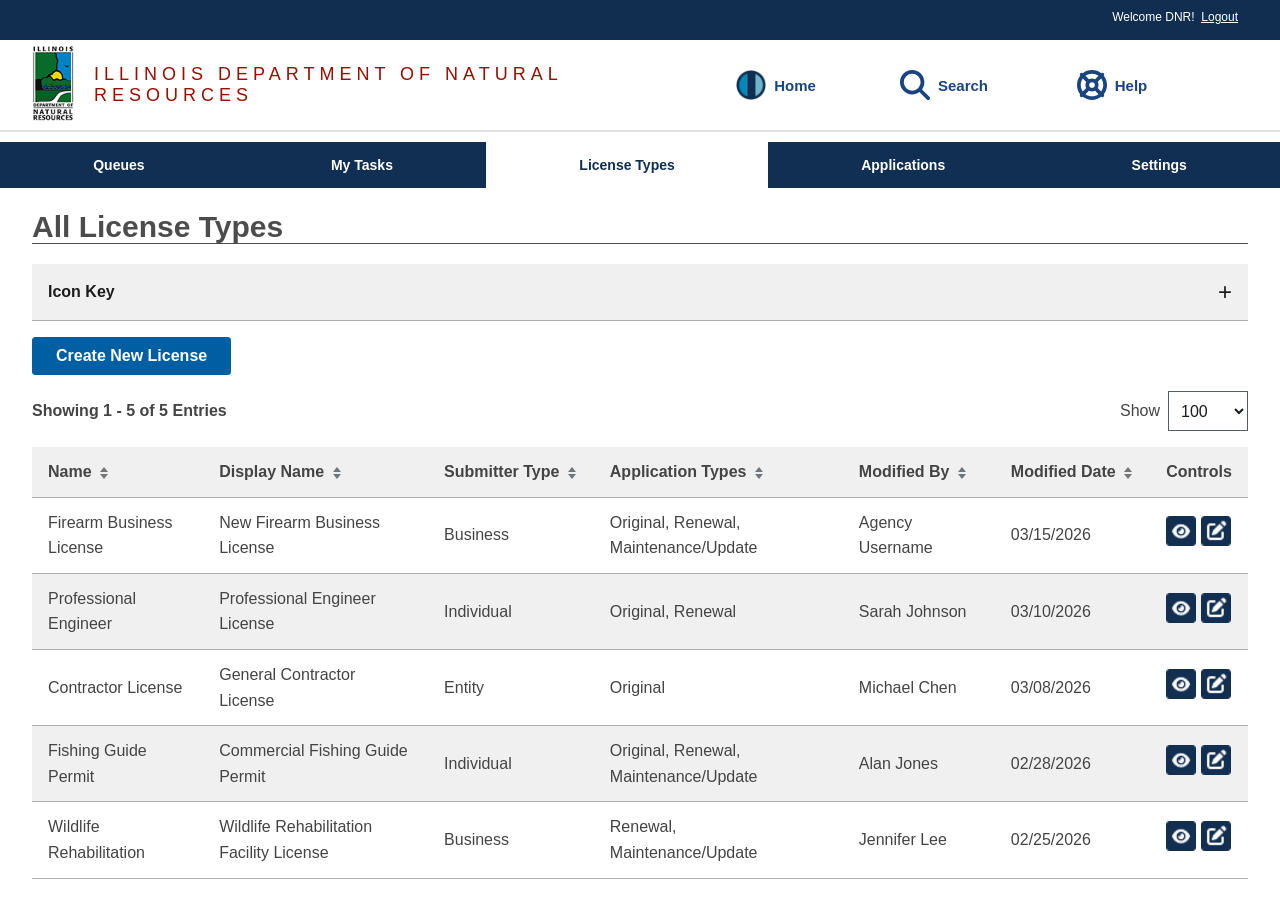
<file: license-types.html>
<!DOCTYPE html>
<html lang="en">
<head>
  <meta charset="UTF-8" />
  <meta name="viewport" content="width=device-width, initial-scale=1.0" />
  <title>License Types - RLP</title>
<!-- Custom RLP Styles -->
  <link rel="stylesheet" href="css/styles.css" />
</head>
<body>
  <div class="app-container">
    <div class="header management">
      <a class="usa-skipnav" href="#main-content">Skip to Main Content</a>

      <header class="usa-header">
        <div class="skinny-header-container">
          <div class="grid-container">
            <div class="welcome-agency usa-banner__header-text">
              Welcome DNR! &nbsp;<a href="#"><u>Logout</u></a>
            </div>
          </div>
        </div>
      </header>

      <div class="border-bottom-2px border-base-lighter">
        <div class="grid-container navigation">
          <div class="grid-row">
            <div class="tablet:grid-col-6 logo-flex">
              <a class="agency-logo-link" href="index.html">
                <img src="assets/il-logo.png"
                     alt="Illinois Department of Natural Resources agency logo"
                     class="agency-logo">
              </a>
              <a class="agency-name-link" href="index.html">
                <div class="agency-name">Illinois Department of Natural Resources</div>
              </a>
            </div>
            <div class="tablet:grid-col-6">
              <nav class="grid-container">
                <div class="grid-row header--nav-links">
                  <div class="tablet:grid-col nav__item">
                    <a class="usa-link" href="index.html">
                      <img src="assets/rlp-logo.png"
                           alt="RLP logo"
                           class="margin-right-1"
                           height="30">Home
                    </a>
                  </div>
                  <div class="tablet:grid-col-auto nav__item">
                    <a class="usa-link" href="search.html">
                      <svg aria-hidden="true" focusable="false" class="svg-inline--fa fa-magnifying-glass fa-xl margin-right-1" role="img" xmlns="http://www.w3.org/2000/svg" viewBox="0 0 512 512" width="30" height="30">
                        <path fill="currentColor" d="M416 208c0 45.9-14.9 88.3-40 122.7L502.6 457.4c12.5 12.5 12.5 32.8 0 45.3s-32.8 12.5-45.3 0L330.7 376c-34.4 25.2-76.8 40-122.7 40C93.1 416 0 322.9 0 208S93.1 0 208 0S416 93.1 416 208zM208 352a144 144 0 1 0 0-288 144 144 0 1 0 0 288z"></path>
                      </svg>Search
                    </a>
                  </div>
                  <div class="tablet:grid-col nav__item">
                    <a class="usa-link" href="#" target="_blank">
                      <svg aria-hidden="true" focusable="false" class="svg-inline--fa fa-life-ring fa-xl margin-right-1" role="img" xmlns="http://www.w3.org/2000/svg" viewBox="0 0 512 512" width="30" height="30">
                        <path fill="currentColor" d="M367.2 412.5C335.9 434.9 297.5 448 256 448s-79.9-13.1-111.2-35.5l58-58c15.8 8.6 34 13.5 53.3 13.5s37.4-4.9 53.3-13.5l58 58zm90.7 .8c33.8-43.4 54-98 54-157.3s-20.2-113.9-54-157.3c9-12.5 7.9-30.1-3.4-41.3S425.8 45 413.3 54C369.9 20.2 315.3 0 256 0S142.1 20.2 98.7 54c-12.5-9-30.1-7.9-41.3 3.4S45 86.2 54 98.7C20.2 142.1 0 196.7 0 256s20.2 113.9 54 157.3c-9 12.5-7.9 30.1 3.4 41.3S86.2 467 98.7 458c43.4 33.8 98 54 157.3 54s113.9-20.2 157.3-54c12.5 9 30.1 7.9 41.3-3.4s12.4-28.8 3.4-41.3zm-45.5-46.1l-58-58c8.6-15.8 13.5-34 13.5-53.3s-4.9-37.4-13.5-53.3l58-58C434.9 176.1 448 214.5 448 256s-13.1 79.9-35.5 111.2zM367.2 99.5l-58 58c-15.8-8.6-34-13.5-53.3-13.5s-37.4 4.9-53.3 13.5l-58-58C176.1 77.1 214.5 64 256 64s79.9 13.1 111.2 35.5zM157.5 309.3l-58 58C77.1 335.9 64 297.5 64 256s13.1-79.9 35.5-111.2l58 58c-8.6 15.8-13.5 34-13.5 53.3s4.9 37.4 13.5 53.3zM208 256a48 48 0 1 1 96 0 48 48 0 1 1 -96 0z"></path>
                      </svg>Help
                    </a>
                  </div>
                </div>
              </nav>
            </div>
          </div>
        </div>
      </div>
    </div>

    <nav class="horizontalNav main-menu">
      <ul class="usa-nav__primary display-flex padding-left-0">
        <li class="usa-nav__primary-item">
          <span class="menuItem-inner"><a href="queues.html">Queues</a></span>
        </li>
        <li class="usa-nav__primary-item">
          <span class="menuItem-inner"><a href="my-tasks.html">My Tasks</a></span>
        </li>
        <li class="usa-nav__primary-item active">
          <span class="menuItem-inner"><a href="license-types.html">License Types</a></span>
        </li>
        <li class="usa-nav__primary-item">
          <span class="menuItem-inner"><a href="applications.html">Applications</a></span>
        </li>
        <li class="usa-nav__primary-item">
          <span class="menuItem-inner"><a href="settings.html">Settings</a></span>
        </li>
      </ul>
    </nav>

    <main id="main-content" class="grid-container">
      <h1 class="page-title page-title--underlined">All License Types</h1>

      <div class="margin-top-2">
        <div class="usa-accordion usa-accordion--bordered">
          <h3 class="usa-accordion__heading">
            <button type="button" class="usa-accordion__button" aria-expanded="false" aria-controls="icon-key-content">
              Icon Key
            </button>
          </h3>
          <div id="icon-key-content" class="usa-accordion__content usa-prose" hidden="">
            <p class="text-bold margin-0 margin-bottom-2">Options and Control Types</p>
            <div class="icon-key-grid">
              <div class="icon-key-item">
                <img src="assets/edit-icon.png" alt="" width="24" height="24">
                <span>- Edit License Type</span>
              </div>
              <div class="icon-key-item">
                <img src="assets/eye-icon.png" alt="" width="24" height="24">
                <span>- View License Type</span>
              </div>
            </div>
          </div>
        </div>
      </div>

      <div class="margin-top-2">
        <button type="button" class="usa-button">Create New License</button>
      </div>

      <div class="margin-top-2">
        <div class="table-controls">
          <div class="table-controls__left">
            <strong>Showing 1 - 5 of 5 Entries</strong>
          </div>
          <div class="table-controls__right">
            <label for="entries-per-page" class="table-controls__label">Show</label>
            <select class="usa-select table-controls__select" id="entries-per-page" name="entries-per-page">
              <option value="100" selected>100</option>
              <option value="50">50</option>
              <option value="25">25</option>
              <option value="10">10</option>
            </select>
          </div>
        </div>

        <table class="usa-table usa-table--borderless usa-table--striped">
          <thead>
            <tr>
              <th scope="col" role="columnheader" aria-sort="none">Name <span class="sort-arrows"></span></th>
              <th scope="col" role="columnheader" aria-sort="none">Display Name <span class="sort-arrows"></span></th>
              <th scope="col" role="columnheader" aria-sort="none">Submitter Type <span class="sort-arrows"></span></th>
              <th scope="col" role="columnheader" aria-sort="none">Application Types <span class="sort-arrows"></span></th>
              <th scope="col" role="columnheader" aria-sort="none">Modified By <span class="sort-arrows"></span></th>
              <th scope="col" role="columnheader" aria-sort="none">Modified Date <span class="sort-arrows"></span></th>
              <th scope="col" role="columnheader">Controls</th>
            </tr>
          </thead>
          <tbody>
            <tr>
              <td>Firearm Business License</td>
              <td>New Firearm Business License</td>
              <td>Business</td>
              <td>Original, Renewal, Maintenance/Update</td>
              <td>Agency Username</td>
              <td>03/15/2026</td>
              <td>
                <a href="#" class="icon-button" aria-label="View License Type">
                  <img src="assets/eye-icon.png" alt="" width="30" height="30">
                </a>
                <a href="#" class="icon-button" aria-label="Edit License Type">
                  <img src="assets/edit-icon.png" alt="" width="30" height="30">
                </a>
              </td>
            </tr>
            <tr>
              <td>Professional Engineer</td>
              <td>Professional Engineer License</td>
              <td>Individual</td>
              <td>Original, Renewal</td>
              <td>Sarah Johnson</td>
              <td>03/10/2026</td>
              <td>
                <a href="#" class="icon-button" aria-label="View License Type">
                  <img src="assets/eye-icon.png" alt="" width="30" height="30">
                </a>
                <a href="#" class="icon-button" aria-label="Edit License Type">
                  <img src="assets/edit-icon.png" alt="" width="30" height="30">
                </a>
              </td>
            </tr>
            <tr>
              <td>Contractor License</td>
              <td>General Contractor License</td>
              <td>Entity</td>
              <td>Original</td>
              <td>Michael Chen</td>
              <td>03/08/2026</td>
              <td>
                <a href="#" class="icon-button" aria-label="View License Type">
                  <img src="assets/eye-icon.png" alt="" width="30" height="30">
                </a>
                <a href="#" class="icon-button" aria-label="Edit License Type">
                  <img src="assets/edit-icon.png" alt="" width="30" height="30">
                </a>
              </td>
            </tr>
            <tr>
              <td>Fishing Guide Permit</td>
              <td>Commercial Fishing Guide Permit</td>
              <td>Individual</td>
              <td>Original, Renewal, Maintenance/Update</td>
              <td>Alan Jones</td>
              <td>02/28/2026</td>
              <td>
                <a href="#" class="icon-button" aria-label="View License Type">
                  <img src="assets/eye-icon.png" alt="" width="30" height="30">
                </a>
                <a href="#" class="icon-button" aria-label="Edit License Type">
                  <img src="assets/edit-icon.png" alt="" width="30" height="30">
                </a>
              </td>
            </tr>
            <tr>
              <td>Wildlife Rehabilitation</td>
              <td>Wildlife Rehabilitation Facility License</td>
              <td>Business</td>
              <td>Renewal, Maintenance/Update</td>
              <td>Jennifer Lee</td>
              <td>02/25/2026</td>
              <td>
                <a href="#" class="icon-button" aria-label="View License Type">
                  <img src="assets/eye-icon.png" alt="" width="30" height="30">
                </a>
                <a href="#" class="icon-button" aria-label="Edit License Type">
                  <img src="assets/edit-icon.png" alt="" width="30" height="30">
                </a>
              </td>
            </tr>
          </tbody>
        </table>
      </div>
    </main>
  </div>

  <script>
    // Accordion functionality
    document.querySelectorAll('.usa-accordion__button').forEach(button => {
      button.addEventListener('click', function() {
        const expanded = this.getAttribute('aria-expanded') === 'true';
        const content = document.getElementById(this.getAttribute('aria-controls'));

        if (expanded) {
          this.setAttribute('aria-expanded', 'false');
          content.setAttribute('hidden', '');
        } else {
          this.setAttribute('aria-expanded', 'true');
          content.removeAttribute('hidden');
        }
      });
    });
  </script>
</body>
</html>
</file>
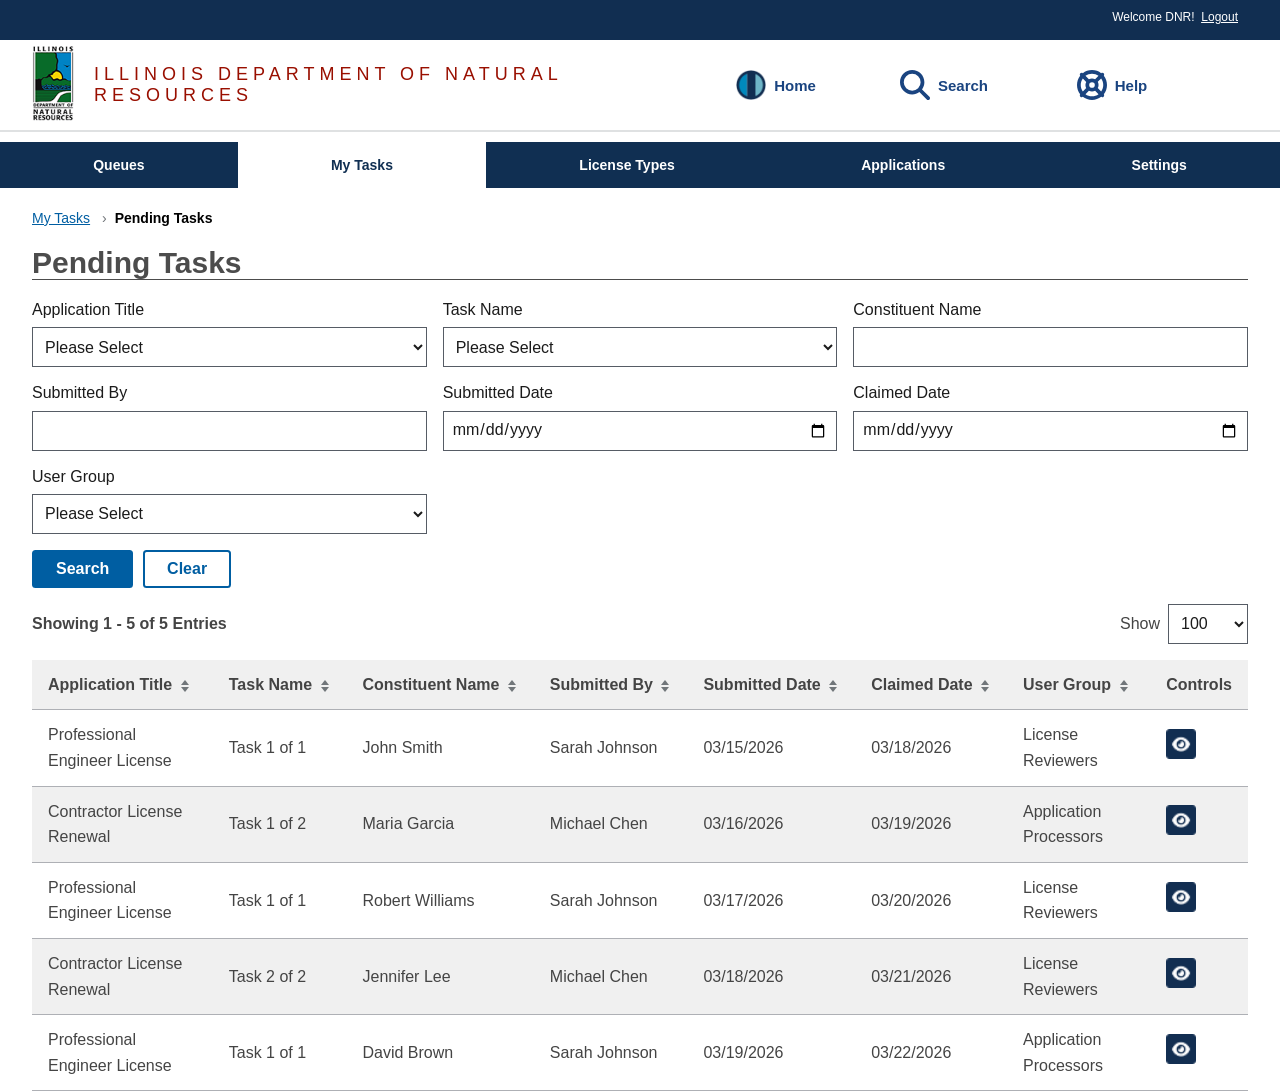
<file: my-tasks.html>
<!DOCTYPE html>
<html lang="en">
<head>
  <meta charset="UTF-8" />
  <meta name="viewport" content="width=device-width, initial-scale=1.0" />
  <title>My Tasks - RLP</title>
<!-- Custom RLP Styles -->
  <link rel="stylesheet" href="css/styles.css" />
</head>
<body>
  <div class="app-container">
    <div class="header management">
      <a class="usa-skipnav" href="#main-content">Skip to Main Content</a>

      <header class="usa-header">
        <div class="skinny-header-container">
          <div class="grid-container">
            <div class="welcome-agency usa-banner__header-text">
              Welcome DNR! &nbsp;<a href="#"><u>Logout</u></a>
            </div>
          </div>
        </div>
      </header>

      <div class="border-bottom-2px border-base-lighter">
        <div class="grid-container navigation">
          <div class="grid-row">
            <div class="tablet:grid-col-6 logo-flex">
              <a class="agency-logo-link" href="index.html">
                <img src="assets/il-logo.png"
                     alt="Illinois Department of Natural Resources agency logo"
                     class="agency-logo">
              </a>
              <a class="agency-name-link" href="index.html">
                <div class="agency-name">Illinois Department of Natural Resources</div>
              </a>
            </div>
            <div class="tablet:grid-col-6">
              <nav class="grid-container">
                <div class="grid-row header--nav-links">
                  <div class="tablet:grid-col nav__item">
                    <a class="usa-link" href="index.html">
                      <img src="assets/rlp-logo.png"
                           alt="RLP logo"
                           class="margin-right-1"
                           height="30">Home
                    </a>
                  </div>
                  <div class="tablet:grid-col-auto nav__item">
                    <a class="usa-link" href="search.html">
                      <svg aria-hidden="true" focusable="false" class="svg-inline--fa fa-magnifying-glass fa-xl margin-right-1" role="img" xmlns="http://www.w3.org/2000/svg" viewBox="0 0 512 512" width="30" height="30">
                        <path fill="currentColor" d="M416 208c0 45.9-14.9 88.3-40 122.7L502.6 457.4c12.5 12.5 12.5 32.8 0 45.3s-32.8 12.5-45.3 0L330.7 376c-34.4 25.2-76.8 40-122.7 40C93.1 416 0 322.9 0 208S93.1 0 208 0S416 93.1 416 208zM208 352a144 144 0 1 0 0-288 144 144 0 1 0 0 288z"></path>
                      </svg>Search
                    </a>
                  </div>
                  <div class="tablet:grid-col nav__item">
                    <a class="usa-link" href="#" target="_blank">
                      <svg aria-hidden="true" focusable="false" class="svg-inline--fa fa-life-ring fa-xl margin-right-1" role="img" xmlns="http://www.w3.org/2000/svg" viewBox="0 0 512 512" width="30" height="30">
                        <path fill="currentColor" d="M367.2 412.5C335.9 434.9 297.5 448 256 448s-79.9-13.1-111.2-35.5l58-58c15.8 8.6 34 13.5 53.3 13.5s37.4-4.9 53.3-13.5l58 58zm90.7 .8c33.8-43.4 54-98 54-157.3s-20.2-113.9-54-157.3c9-12.5 7.9-30.1-3.4-41.3S425.8 45 413.3 54C369.9 20.2 315.3 0 256 0S142.1 20.2 98.7 54c-12.5-9-30.1-7.9-41.3 3.4S45 86.2 54 98.7C20.2 142.1 0 196.7 0 256s20.2 113.9 54 157.3c-9 12.5-7.9 30.1 3.4 41.3S86.2 467 98.7 458c43.4 33.8 98 54 157.3 54s113.9-20.2 157.3-54c12.5 9 30.1 7.9 41.3-3.4s12.4-28.8 3.4-41.3zm-45.5-46.1l-58-58c8.6-15.8 13.5-34 13.5-53.3s-4.9-37.4-13.5-53.3l58-58C434.9 176.1 448 214.5 448 256s-13.1 79.9-35.5 111.2zM367.2 99.5l-58 58c-15.8-8.6-34-13.5-53.3-13.5s-37.4 4.9-53.3 13.5l-58-58C176.1 77.1 214.5 64 256 64s79.9 13.1 111.2 35.5zM157.5 309.3l-58 58C77.1 335.9 64 297.5 64 256s13.1-79.9 35.5-111.2l58 58c-8.6 15.8-13.5 34-13.5 53.3s4.9 37.4 13.5 53.3zM208 256a48 48 0 1 1 96 0 48 48 0 1 1 -96 0z"></path>
                      </svg>Help
                    </a>
                  </div>
                </div>
              </nav>
            </div>
          </div>
        </div>
      </div>
    </div>

    <nav class="horizontalNav main-menu">
      <ul class="usa-nav__primary display-flex padding-left-0">
        <li class="usa-nav__primary-item">
          <span class="menuItem-inner"><a href="queues.html">Queues</a></span>
        </li>
        <li class="usa-nav__primary-item active">
          <span class="menuItem-inner"><a href="my-tasks.html">My Tasks</a></span>
        </li>
        <li class="usa-nav__primary-item">
          <span class="menuItem-inner"><a href="license-types.html">License Types</a></span>
        </li>
        <li class="usa-nav__primary-item">
          <span class="menuItem-inner"><a href="applications.html">Applications</a></span>
        </li>
        <li class="usa-nav__primary-item">
          <span class="menuItem-inner"><a href="settings.html">Settings</a></span>
        </li>
      </ul>
    </nav>

    <main id="main-content" class="grid-container">
      <nav class="usa-breadcrumb margin-top-2" aria-label="Breadcrumbs">
        <ol class="usa-breadcrumb__list">
          <li class="usa-breadcrumb__list-item">
            <a href="my-tasks.html" class="usa-breadcrumb__link">My Tasks</a>
          </li>
          <li class="usa-breadcrumb__list-item usa-current" aria-current="page">
            <span>Pending Tasks</span>
          </li>
        </ol>
      </nav>

      <h1 class="page-title page-title--underlined">Pending Tasks</h1>

      <div class="margin-top-2">
        <form class="search-form">
          <div class="grid-row grid-gap-2">
            <div class="tablet:grid-col-4">
              <label class="usa-label" for="application-title">Application Title</label>
              <select class="usa-select" id="application-title" name="application-title">
                <option value="">Please Select</option>
                <option value="professional-engineer">Professional Engineer License</option>
                <option value="contractor-renewal">Contractor License Renewal</option>
              </select>
            </div>
            <div class="tablet:grid-col-4">
              <label class="usa-label" for="task-name">Task Name</label>
              <select class="usa-select" id="task-name" name="task-name">
                <option value="">Please Select</option>
                <option value="review-applications">Review Applications</option>
                <option value="verify-documents">Verify Documents</option>
              </select>
            </div>
            <div class="tablet:grid-col-4">
              <label class="usa-label" for="constituent-name">Constituent Name</label>
              <input class="usa-input" id="constituent-name" name="constituent-name" type="text">
            </div>
          </div>

          <div class="grid-row grid-gap-2 margin-top-2">
            <div class="tablet:grid-col-4">
              <label class="usa-label" for="submitted-by">Submitted By</label>
              <input class="usa-input" id="submitted-by" name="submitted-by" type="text">
            </div>
            <div class="tablet:grid-col-4">
              <label class="usa-label" for="submitted-date">Submitted Date</label>
              <input class="usa-input usa-date-picker" id="submitted-date" name="submitted-date" type="date">
            </div>
            <div class="tablet:grid-col-4">
              <label class="usa-label" for="claimed-date">Claimed Date</label>
              <input class="usa-input usa-date-picker" id="claimed-date" name="claimed-date" type="date">
            </div>
          </div>

          <div class="grid-row grid-gap-2 margin-top-2">
            <div class="tablet:grid-col-4">
              <label class="usa-label" for="user-group">User Group</label>
              <select class="usa-select" id="user-group" name="user-group">
                <option value="">Please Select</option>
                <option value="license-reviewers">License Reviewers</option>
                <option value="application-processors">Application Processors</option>
              </select>
            </div>
            <div class="tablet:grid-col-4">
              <!-- Empty column -->
            </div>
            <div class="tablet:grid-col-4">
              <!-- Empty column -->
            </div>
          </div>

          <div class="margin-top-2">
            <button type="submit" class="usa-button">Search</button>
            <button type="button" class="usa-button usa-button--outline">Clear</button>
          </div>
        </form>
      </div>

      <div class="margin-top-2">
        <div class="table-controls">
          <div class="table-controls__left">
            <strong>Showing 1 - 5 of 5 Entries</strong>
          </div>
          <div class="table-controls__right">
            <label for="entries-per-page" class="table-controls__label">Show</label>
            <select class="usa-select table-controls__select" id="entries-per-page" name="entries-per-page">
              <option value="100" selected>100</option>
              <option value="50">50</option>
              <option value="25">25</option>
              <option value="10">10</option>
            </select>
          </div>
        </div>

        <table class="usa-table usa-table--borderless usa-table--striped">
          <thead>
            <tr>
              <th scope="col" role="columnheader" aria-sort="none">Application Title <span class="sort-arrows"></span></th>
              <th scope="col" role="columnheader" aria-sort="none">Task Name <span class="sort-arrows"></span></th>
              <th scope="col" role="columnheader" aria-sort="none">Constituent Name <span class="sort-arrows"></span></th>
              <th scope="col" role="columnheader" aria-sort="none">Submitted By <span class="sort-arrows"></span></th>
              <th scope="col" role="columnheader" aria-sort="none">Submitted Date <span class="sort-arrows"></span></th>
              <th scope="col" role="columnheader" aria-sort="none">Claimed Date <span class="sort-arrows"></span></th>
              <th scope="col" role="columnheader" aria-sort="none">User Group <span class="sort-arrows"></span></th>
              <th scope="col" role="columnheader">Controls</th>
            </tr>
          </thead>
          <tbody>
            <tr>
              <td>Professional Engineer License</td>
              <td>Task 1 of 1</td>
              <td>John Smith</td>
              <td>Sarah Johnson</td>
              <td>03/15/2026</td>
              <td>03/18/2026</td>
              <td>License Reviewers</td>
              <td>
                <a href="task-detail.html?id=1" class="icon-button" aria-label="View Task">
                  <img src="assets/eye-icon.png" alt="" width="30" height="30">
                </a>
              </td>
            </tr>
            <tr>
              <td>Contractor License Renewal</td>
              <td>Task 1 of 2</td>
              <td>Maria Garcia</td>
              <td>Michael Chen</td>
              <td>03/16/2026</td>
              <td>03/19/2026</td>
              <td>Application Processors</td>
              <td>
                <a href="task-detail.html?id=2" class="icon-button" aria-label="View Task">
                  <img src="assets/eye-icon.png" alt="" width="30" height="30">
                </a>
              </td>
            </tr>
            <tr>
              <td>Professional Engineer License</td>
              <td>Task 1 of 1</td>
              <td>Robert Williams</td>
              <td>Sarah Johnson</td>
              <td>03/17/2026</td>
              <td>03/20/2026</td>
              <td>License Reviewers</td>
              <td>
                <a href="task-detail.html?id=3" class="icon-button" aria-label="View Task">
                  <img src="assets/eye-icon.png" alt="" width="30" height="30">
                </a>
              </td>
            </tr>
            <tr>
              <td>Contractor License Renewal</td>
              <td>Task 2 of 2</td>
              <td>Jennifer Lee</td>
              <td>Michael Chen</td>
              <td>03/18/2026</td>
              <td>03/21/2026</td>
              <td>License Reviewers</td>
              <td>
                <a href="task-detail.html?id=4" class="icon-button" aria-label="View Task">
                  <img src="assets/eye-icon.png" alt="" width="30" height="30">
                </a>
              </td>
            </tr>
            <tr>
              <td>Professional Engineer License</td>
              <td>Task 1 of 1</td>
              <td>David Brown</td>
              <td>Sarah Johnson</td>
              <td>03/19/2026</td>
              <td>03/22/2026</td>
              <td>Application Processors</td>
              <td>
                <a href="task-detail.html?id=5" class="icon-button" aria-label="View Task">
                  <img src="assets/eye-icon.png" alt="" width="30" height="30">
                </a>
              </td>
            </tr>
          </tbody>
        </table>
      </div>
    </main>
  </div>
</body>
</html>
</file>
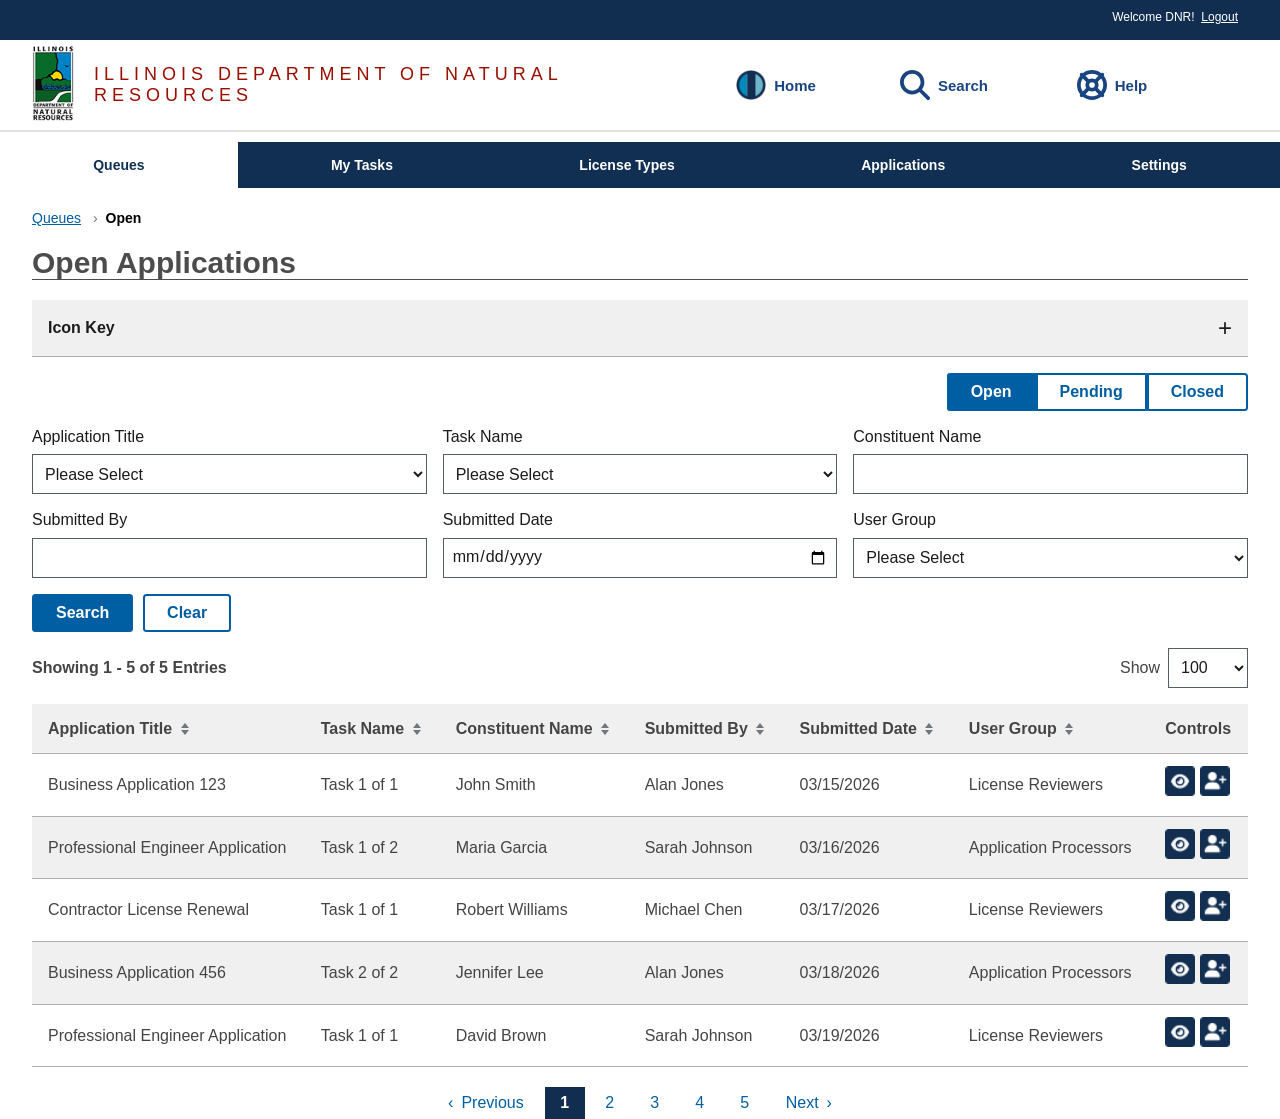
<file: queues.html>
<!DOCTYPE html>
<html lang="en">
<head>
  <meta charset="UTF-8" />
  <meta name="viewport" content="width=device-width, initial-scale=1.0" />
  <title>Queues - RLP</title>
<!-- Custom RLP Styles -->
  <link rel="stylesheet" href="css/styles.css" />
</head>
<body>
  <div class="app-container">
    <div class="header management">
      <a class="usa-skipnav" href="#main-content">Skip to Main Content</a>

      <header class="usa-header">
        <div class="skinny-header-container">
          <div class="grid-container">
            <div class="welcome-agency usa-banner__header-text">
              Welcome DNR! &nbsp;<a href="#"><u>Logout</u></a>
            </div>
          </div>
        </div>
      </header>

      <div class="border-bottom-2px border-base-lighter">
        <div class="grid-container navigation">
          <div class="grid-row">
            <div class="tablet:grid-col-6 logo-flex">
              <a class="agency-logo-link" href="index.html">
                <img src="assets/il-logo.png"
                     alt="Illinois Department of Natural Resources agency logo"
                     class="agency-logo">
              </a>
              <a class="agency-name-link" href="index.html">
                <div class="agency-name">Illinois Department of Natural Resources</div>
              </a>
            </div>
            <div class="tablet:grid-col-6">
              <nav class="grid-container">
                <div class="grid-row header--nav-links">
                  <div class="tablet:grid-col nav__item">
                    <a class="usa-link" href="index.html">
                      <img src="assets/rlp-logo.png"
                           alt="RLP logo"
                           class="margin-right-1"
                           height="30">Home
                    </a>
                  </div>
                  <div class="tablet:grid-col-auto nav__item">
                    <a class="usa-link" href="search.html">
                      <svg aria-hidden="true" focusable="false" class="svg-inline--fa fa-magnifying-glass fa-xl margin-right-1" role="img" xmlns="http://www.w3.org/2000/svg" viewBox="0 0 512 512" width="30" height="30">
                        <path fill="currentColor" d="M416 208c0 45.9-14.9 88.3-40 122.7L502.6 457.4c12.5 12.5 12.5 32.8 0 45.3s-32.8 12.5-45.3 0L330.7 376c-34.4 25.2-76.8 40-122.7 40C93.1 416 0 322.9 0 208S93.1 0 208 0S416 93.1 416 208zM208 352a144 144 0 1 0 0-288 144 144 0 1 0 0 288z"></path>
                      </svg>Search
                    </a>
                  </div>
                  <div class="tablet:grid-col nav__item">
                    <a class="usa-link" href="#" target="_blank">
                      <svg aria-hidden="true" focusable="false" class="svg-inline--fa fa-life-ring fa-xl margin-right-1" role="img" xmlns="http://www.w3.org/2000/svg" viewBox="0 0 512 512" width="30" height="30">
                        <path fill="currentColor" d="M367.2 412.5C335.9 434.9 297.5 448 256 448s-79.9-13.1-111.2-35.5l58-58c15.8 8.6 34 13.5 53.3 13.5s37.4-4.9 53.3-13.5l58 58zm90.7 .8c33.8-43.4 54-98 54-157.3s-20.2-113.9-54-157.3c9-12.5 7.9-30.1-3.4-41.3S425.8 45 413.3 54C369.9 20.2 315.3 0 256 0S142.1 20.2 98.7 54c-12.5-9-30.1-7.9-41.3 3.4S45 86.2 54 98.7C20.2 142.1 0 196.7 0 256s20.2 113.9 54 157.3c-9 12.5-7.9 30.1 3.4 41.3S86.2 467 98.7 458c43.4 33.8 98 54 157.3 54s113.9-20.2 157.3-54c12.5 9 30.1 7.9 41.3-3.4s12.4-28.8 3.4-41.3zm-45.5-46.1l-58-58c8.6-15.8 13.5-34 13.5-53.3s-4.9-37.4-13.5-53.3l58-58C434.9 176.1 448 214.5 448 256s-13.1 79.9-35.5 111.2zM367.2 99.5l-58 58c-15.8-8.6-34-13.5-53.3-13.5s-37.4 4.9-53.3 13.5l-58-58C176.1 77.1 214.5 64 256 64s79.9 13.1 111.2 35.5zM157.5 309.3l-58 58C77.1 335.9 64 297.5 64 256s13.1-79.9 35.5-111.2l58 58c-8.6 15.8-13.5 34-13.5 53.3s4.9 37.4 13.5 53.3zM208 256a48 48 0 1 1 96 0 48 48 0 1 1 -96 0z"></path>
                      </svg>Help
                    </a>
                  </div>
                </div>
              </nav>
            </div>
          </div>
        </div>
      </div>
    </div>

    <nav class="horizontalNav main-menu">
      <ul class="usa-nav__primary display-flex padding-left-0">
        <li class="usa-nav__primary-item active">
          <span class="menuItem-inner"><a href="queues.html">Queues</a></span>
        </li>
        <li class="usa-nav__primary-item">
          <span class="menuItem-inner"><a href="my-tasks.html">My Tasks</a></span>
        </li>
        <li class="usa-nav__primary-item">
          <span class="menuItem-inner"><a href="license-types.html">License Types</a></span>
        </li>
        <li class="usa-nav__primary-item">
          <span class="menuItem-inner"><a href="applications.html">Applications</a></span>
        </li>
        <li class="usa-nav__primary-item">
          <span class="menuItem-inner"><a href="settings.html">Settings</a></span>
        </li>
      </ul>
    </nav>

    <main id="main-content" class="grid-container">
      <nav class="usa-breadcrumb margin-top-2" aria-label="Breadcrumbs">
        <ol class="usa-breadcrumb__list">
          <li class="usa-breadcrumb__list-item">
            <a href="queues.html" class="usa-breadcrumb__link">Queues</a>
          </li>
          <li class="usa-breadcrumb__list-item usa-current" aria-current="page">
            <span>Open</span>
          </li>
        </ol>
      </nav>

      <h1 class="page-title page-title--underlined">Open Applications</h1>

      <div class="margin-top-2">
        <div class="usa-accordion usa-accordion--bordered">
          <h3 class="usa-accordion__heading">
            <button type="button" class="usa-accordion__button" aria-expanded="false" aria-controls="icon-key-content">
              Icon Key
            </button>
          </h3>
          <div id="icon-key-content" class="usa-accordion__content usa-prose" hidden="">
            <p class="text-bold margin-0 margin-bottom-2">Options and Control Types</p>
            <div class="icon-key-grid">
              <div class="icon-key-item">
                <img src="assets/claim-task.png" alt="" width="24" height="24">
                <span>- Claim Task</span>
              </div>
              <div class="icon-key-item">
                <img src="assets/icon-delete.png" alt="" width="24" height="24">
                <span>- Delete Search Category</span>
              </div>
              <div class="icon-key-item">
                <img src="assets/unclaim-task.png" alt="" width="24" height="24">
                <span>- Unclaim Task</span>
              </div>
              <div class="icon-key-item">
                <img src="assets/eye-icon.png" alt="" width="24" height="24">
                <span>- View Task</span>
              </div>
            </div>
          </div>
        </div>
      </div>

      <div class="margin-top-2">
        <div class="category-filter-row">
          <div class="usa-button-group usa-button-group--segmented">
            <ul class="usa-button-group__list">
              <li class="usa-button-group__item">
                <button type="button" class="usa-button usa-button--outline category-filter-btn active">Open</button>
              </li>
              <li class="usa-button-group__item">
                <button type="button" class="usa-button usa-button--outline category-filter-btn">Pending</button>
              </li>
              <li class="usa-button-group__item">
                <button type="button" class="usa-button usa-button--outline category-filter-btn">Closed</button>
              </li>
            </ul>
          </div>
        </div>
      </div>

      <div class="margin-top-2">
        <form class="search-form">
          <div class="grid-row grid-gap-2">
            <div class="tablet:grid-col-4">
              <label class="usa-label" for="application-title">Application Title</label>
              <select class="usa-select" id="application-title" name="application-title">
                <option value="">Please Select</option>
              </select>
            </div>
            <div class="tablet:grid-col-4">
              <label class="usa-label" for="task-name">Task Name</label>
              <select class="usa-select" id="task-name" name="task-name">
                <option value="">Please Select</option>
                <option value="background-check">Background Check</option>
                <option value="child-support-check">Child Support Check</option>
              </select>
            </div>
            <div class="tablet:grid-col-4">
              <label class="usa-label" for="constituent-name">Constituent Name</label>
              <input class="usa-input" id="constituent-name" name="constituent-name" type="text">
            </div>
          </div>

          <div class="grid-row grid-gap-2 margin-top-2">
            <div class="tablet:grid-col-4">
              <label class="usa-label" for="submitted-by">Submitted By</label>
              <input class="usa-input" id="submitted-by" name="submitted-by" type="text">
            </div>
            <div class="tablet:grid-col-4">
              <label class="usa-label" for="submitted-date">Submitted Date</label>
              <input class="usa-input usa-date-picker" id="submitted-date" name="submitted-date" type="date">
            </div>
            <div class="tablet:grid-col-4">
              <label class="usa-label" for="user-group">User Group</label>
              <select class="usa-select" id="user-group" name="user-group">
                <option value="">Please Select</option>
              </select>
            </div>
          </div>

          <div class="margin-top-2">
            <button type="submit" class="usa-button">Search</button>
            <button type="button" class="usa-button usa-button--outline">Clear</button>
          </div>
        </form>
      </div>

      <div class="margin-top-2">
        <div class="table-controls">
          <div class="table-controls__left">
            <strong>Showing 1 - 5 of 5 Entries</strong>
          </div>
          <div class="table-controls__right">
            <label for="entries-per-page" class="table-controls__label">Show</label>
            <select class="usa-select table-controls__select" id="entries-per-page" name="entries-per-page">
              <option value="100" selected>100</option>
              <option value="50">50</option>
              <option value="25">25</option>
              <option value="10">10</option>
            </select>
          </div>
        </div>

        <table class="usa-table usa-table--borderless usa-table--striped">
          <thead>
            <tr>
              <th scope="col" role="columnheader" aria-sort="none">Application Title <span class="sort-arrows"></span></th>
              <th scope="col" role="columnheader" aria-sort="none">Task Name <span class="sort-arrows"></span></th>
              <th scope="col" role="columnheader" aria-sort="none">Constituent Name <span class="sort-arrows"></span></th>
              <th scope="col" role="columnheader" aria-sort="none">Submitted By <span class="sort-arrows"></span></th>
              <th scope="col" role="columnheader" aria-sort="none">Submitted Date <span class="sort-arrows"></span></th>
              <th scope="col" role="columnheader" aria-sort="none">User Group <span class="sort-arrows"></span></th>
              <th scope="col" role="columnheader">Controls</th>
            </tr>
          </thead>
          <tbody>
            <tr>
              <td>Business Application 123</td>
              <td>Task 1 of 1</td>
              <td>John Smith</td>
              <td>Alan Jones</td>
              <td>03/15/2026</td>
              <td>License Reviewers</td>
              <td>
                <a href="task-detail.html?id=1" class="icon-button" aria-label="View Task">
                  <img src="assets/eye-icon.png" alt="" width="30" height="30">
                </a>
                <a href="#" class="icon-button" aria-label="Claim Task">
                  <img src="assets/claim-task.png" alt="" width="30" height="30">
                </a>
              </td>
            </tr>
            <tr>
              <td>Professional Engineer Application</td>
              <td>Task 1 of 2</td>
              <td>Maria Garcia</td>
              <td>Sarah Johnson</td>
              <td>03/16/2026</td>
              <td>Application Processors</td>
              <td>
                <a href="task-detail.html?id=2" class="icon-button" aria-label="View Task">
                  <img src="assets/eye-icon.png" alt="" width="30" height="30">
                </a>
                <a href="#" class="icon-button" aria-label="Claim Task">
                  <img src="assets/claim-task.png" alt="" width="30" height="30">
                </a>
              </td>
            </tr>
            <tr>
              <td>Contractor License Renewal</td>
              <td>Task 1 of 1</td>
              <td>Robert Williams</td>
              <td>Michael Chen</td>
              <td>03/17/2026</td>
              <td>License Reviewers</td>
              <td>
                <a href="task-detail.html?id=3" class="icon-button" aria-label="View Task">
                  <img src="assets/eye-icon.png" alt="" width="30" height="30">
                </a>
                <a href="#" class="icon-button" aria-label="Claim Task">
                  <img src="assets/claim-task.png" alt="" width="30" height="30">
                </a>
              </td>
            </tr>
            <tr>
              <td>Business Application 456</td>
              <td>Task 2 of 2</td>
              <td>Jennifer Lee</td>
              <td>Alan Jones</td>
              <td>03/18/2026</td>
              <td>Application Processors</td>
              <td>
                <a href="task-detail.html?id=4" class="icon-button" aria-label="View Task">
                  <img src="assets/eye-icon.png" alt="" width="30" height="30">
                </a>
                <a href="#" class="icon-button" aria-label="Claim Task">
                  <img src="assets/claim-task.png" alt="" width="30" height="30">
                </a>
              </td>
            </tr>
            <tr>
              <td>Professional Engineer Application</td>
              <td>Task 1 of 1</td>
              <td>David Brown</td>
              <td>Sarah Johnson</td>
              <td>03/19/2026</td>
              <td>License Reviewers</td>
              <td>
                <a href="task-detail.html?id=5" class="icon-button" aria-label="View Task">
                  <img src="assets/eye-icon.png" alt="" width="30" height="30">
                </a>
                <a href="#" class="icon-button" aria-label="Claim Task">
                  <img src="assets/claim-task.png" alt="" width="30" height="30">
                </a>
              </td>
            </tr>
          </tbody>
        </table>

        <nav aria-label="Pagination" class="usa-pagination" style="display: flex; justify-content: center; margin-top: 2rem;">
          <ul class="usa-pagination__list">
            <li class="usa-pagination__item usa-pagination__arrow">
              <a href="#" class="usa-pagination__link usa-pagination__previous-page" aria-label="Previous page">
                <span>‹</span>
                <span class="usa-pagination__link-text">Previous</span>
              </a>
            </li>
            <li class="usa-pagination__item usa-pagination__page-no">
              <a href="#" class="usa-pagination__button usa-current" aria-label="Page 1" aria-current="page">1</a>
            </li>
            <li class="usa-pagination__item usa-pagination__page-no">
              <a href="#" class="usa-pagination__button" aria-label="Page 2">2</a>
            </li>
            <li class="usa-pagination__item usa-pagination__page-no">
              <a href="#" class="usa-pagination__button" aria-label="Page 3">3</a>
            </li>
            <li class="usa-pagination__item usa-pagination__page-no">
              <a href="#" class="usa-pagination__button" aria-label="Page 4">4</a>
            </li>
            <li class="usa-pagination__item usa-pagination__page-no">
              <a href="#" class="usa-pagination__button" aria-label="Page 5">5</a>
            </li>
            <li class="usa-pagination__item usa-pagination__arrow">
              <a href="#" class="usa-pagination__link usa-pagination__next-page" aria-label="Next page">
                <span class="usa-pagination__link-text">Next</span>
                <span>›</span>
              </a>
            </li>
          </ul>
        </nav>
      </div>

    </main>
  </div>

  <script>
    // Accordion functionality
    document.querySelectorAll('.usa-accordion__button').forEach(button => {
      button.addEventListener('click', function() {
        const expanded = this.getAttribute('aria-expanded') === 'true';
        const content = document.getElementById(this.getAttribute('aria-controls'));

        if (expanded) {
          this.setAttribute('aria-expanded', 'false');
          content.setAttribute('hidden', '');
        } else {
          this.setAttribute('aria-expanded', 'true');
          content.removeAttribute('hidden');
        }
      });
    });
  </script>
</body>
</html>
</file>
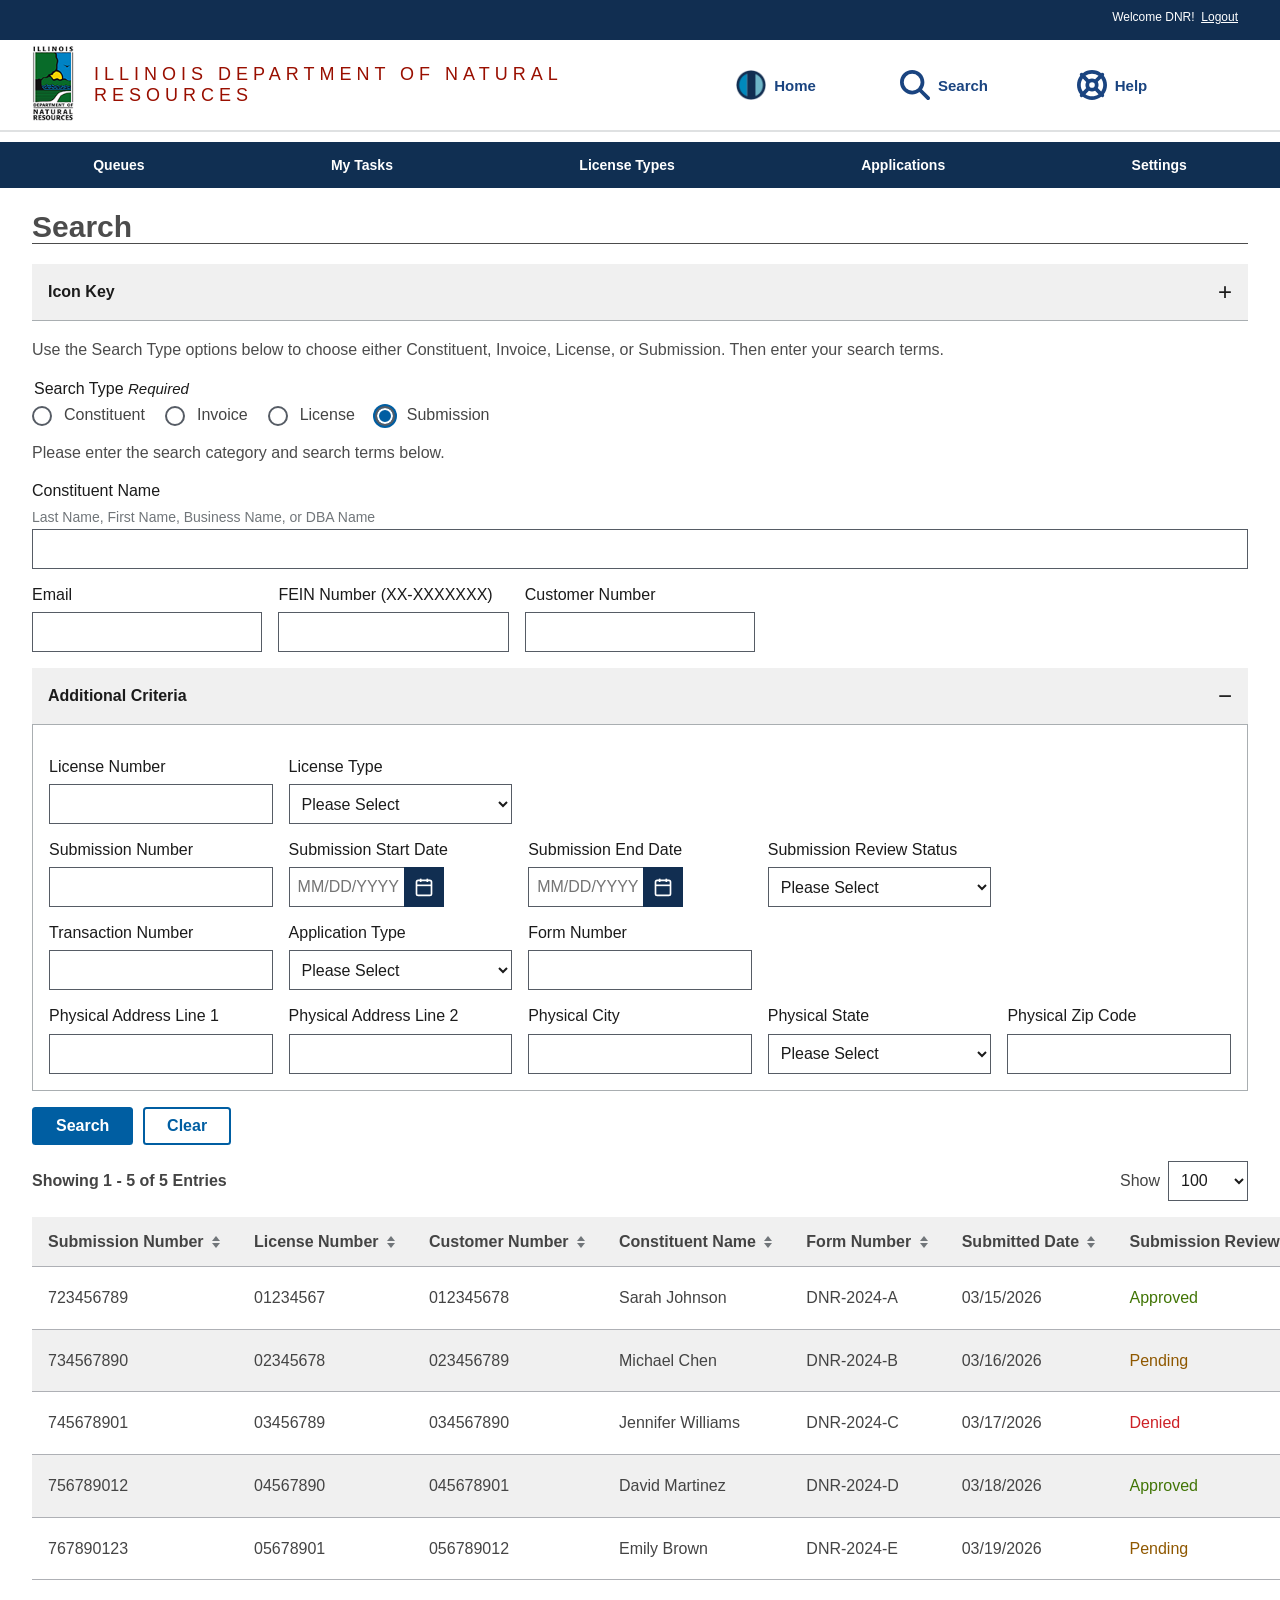
<file: search.html>
<!DOCTYPE html>
<html lang="en">
<head>
  <meta charset="UTF-8" />
  <meta name="viewport" content="width=device-width, initial-scale=1.0" />
  <title>Search - RLP</title>
<!-- Custom RLP Styles -->
  <link rel="stylesheet" href="css/styles.css" />
</head>
<body>
  <div class="app-container">
    <div class="header management">
      <a class="usa-skipnav" href="#main-content">Skip to Main Content</a>

      <header class="usa-header">
        <div class="skinny-header-container">
          <div class="grid-container">
            <div class="welcome-agency usa-banner__header-text">
              Welcome DNR! &nbsp;<a href="#"><u>Logout</u></a>
            </div>
          </div>
        </div>
      </header>

      <div class="border-bottom-2px border-base-lighter">
        <div class="grid-container navigation">
          <div class="grid-row">
            <div class="tablet:grid-col-6 logo-flex">
              <a class="agency-logo-link" href="index.html">
                <img src="assets/il-logo.png"
                     alt="Illinois Department of Natural Resources agency logo"
                     class="agency-logo">
              </a>
              <a class="agency-name-link" href="index.html">
                <div class="agency-name">Illinois Department of Natural Resources</div>
              </a>
            </div>
            <div class="tablet:grid-col-6">
              <nav class="grid-container">
                <div class="grid-row header--nav-links">
                  <div class="tablet:grid-col nav__item">
                    <a class="usa-link" href="index.html">
                      <img src="assets/rlp-logo.png"
                           alt="RLP logo"
                           class="margin-right-1"
                           height="30">Home
                    </a>
                  </div>
                  <div class="tablet:grid-col-auto nav__item">
                    <a class="usa-link" href="search.html">
                      <svg aria-hidden="true" focusable="false" class="svg-inline--fa fa-magnifying-glass fa-xl margin-right-1" role="img" xmlns="http://www.w3.org/2000/svg" viewBox="0 0 512 512" width="30" height="30">
                        <path fill="currentColor" d="M416 208c0 45.9-14.9 88.3-40 122.7L502.6 457.4c12.5 12.5 12.5 32.8 0 45.3s-32.8 12.5-45.3 0L330.7 376c-34.4 25.2-76.8 40-122.7 40C93.1 416 0 322.9 0 208S93.1 0 208 0S416 93.1 416 208zM208 352a144 144 0 1 0 0-288 144 144 0 1 0 0 288z"></path>
                      </svg>Search
                    </a>
                  </div>
                  <div class="tablet:grid-col nav__item">
                    <a class="usa-link" href="#" target="_blank">
                      <svg aria-hidden="true" focusable="false" class="svg-inline--fa fa-life-ring fa-xl margin-right-1" role="img" xmlns="http://www.w3.org/2000/svg" viewBox="0 0 512 512" width="30" height="30">
                        <path fill="currentColor" d="M367.2 412.5C335.9 434.9 297.5 448 256 448s-79.9-13.1-111.2-35.5l58-58c15.8 8.6 34 13.5 53.3 13.5s37.4-4.9 53.3-13.5l58 58zm90.7 .8c33.8-43.4 54-98 54-157.3s-20.2-113.9-54-157.3c9-12.5 7.9-30.1-3.4-41.3S425.8 45 413.3 54C369.9 20.2 315.3 0 256 0S142.1 20.2 98.7 54c-12.5-9-30.1-7.9-41.3 3.4S45 86.2 54 98.7C20.2 142.1 0 196.7 0 256s20.2 113.9 54 157.3c-9 12.5-7.9 30.1 3.4 41.3S86.2 467 98.7 458c43.4 33.8 98 54 157.3 54s113.9-20.2 157.3-54c12.5 9 30.1 7.9 41.3-3.4s12.4-28.8 3.4-41.3zm-45.5-46.1l-58-58c8.6-15.8 13.5-34 13.5-53.3s-4.9-37.4-13.5-53.3l58-58C434.9 176.1 448 214.5 448 256s-13.1 79.9-35.5 111.2zM367.2 99.5l-58 58c-15.8-8.6-34-13.5-53.3-13.5s-37.4 4.9-53.3 13.5l-58-58C176.1 77.1 214.5 64 256 64s79.9 13.1 111.2 35.5zM157.5 309.3l-58 58C77.1 335.9 64 297.5 64 256s13.1-79.9 35.5-111.2l58 58c-8.6 15.8-13.5 34-13.5 53.3s4.9 37.4 13.5 53.3zM208 256a48 48 0 1 1 96 0 48 48 0 1 1 -96 0z"></path>
                      </svg>Help
                    </a>
                  </div>
                </div>
              </nav>
            </div>
          </div>
        </div>
      </div>
    </div>

    <nav class="horizontalNav main-menu">
      <ul class="usa-nav__primary display-flex padding-left-0">
        <li class="usa-nav__primary-item">
          <span class="menuItem-inner"><a href="queues.html">Queues</a></span>
        </li>
        <li class="usa-nav__primary-item">
          <span class="menuItem-inner"><a href="my-tasks.html">My Tasks</a></span>
        </li>
        <li class="usa-nav__primary-item">
          <span class="menuItem-inner"><a href="license-types.html">License Types</a></span>
        </li>
        <li class="usa-nav__primary-item">
          <span class="menuItem-inner"><a href="applications.html">Applications</a></span>
        </li>
        <li class="usa-nav__primary-item">
          <span class="menuItem-inner"><a href="settings.html">Settings</a></span>
        </li>
      </ul>
    </nav>

    <main id="main-content" class="grid-container">
      <!-- <nav class="usa-breadcrumb margin-top-2" aria-label="Breadcrumbs">
        <ol class="usa-breadcrumb__list">
          <li class="usa-breadcrumb__list-item usa-current" aria-current="page">
            <span>Search</span>
          </li>
        </ol>
      </nav> -->

      <h1 class="page-title page-title--underlined">Search</h1>

      <div class="margin-top-2">
        <div class="usa-accordion usa-accordion--bordered">
          <h3 class="usa-accordion__heading">
            <button type="button" class="usa-accordion__button" aria-expanded="false" aria-controls="icon-key-content">
              Icon Key
            </button>
          </h3>
          <div id="icon-key-content" class="usa-accordion__content usa-prose" hidden="">
            <p class="text-bold margin-0 margin-bottom-2">Options and Control Types</p>
            <div class="icon-key-grid">
              <div class="icon-key-item">
                <img src="assets/download-certificate.png" alt="" width="24" height="24">
                <span>- Download Certificate</span>
              </div>
              <div class="icon-key-item">
                <img src="assets/initiate-inspection.png" alt="" width="24" height="24">
                <span>- Initiate Inspection</span>
              </div>
              <div class="icon-key-item">
                <img src="assets/review-task.png" alt="" width="24" height="24">
                <span>- Review Task</span>
              </div>
              <div class="icon-key-item">
                <img src="assets/view-applicant-profile.png" alt="" width="24" height="24">
                <span>- View Applicant Profile</span>
              </div>
              <div class="icon-key-item">
                <img src="assets/view-submission.png" alt="" width="24" height="24">
                <span>- View Submission</span>
              </div>
            </div>
          </div>
        </div>
      </div>

      <div class="margin-top-2">
        <p>Use the Search Type options below to choose either Constituent, Invoice, License, or Submission. Then enter your search terms.</p>
      </div>

      <div class="margin-top-2">
        <fieldset class="usa-fieldset">
          <legend class="usa-label">Search Type <span class="field-required">Required</span></legend>
          <div class="radio-group-inline">
            <div class="usa-radio">
              <input class="usa-radio__input" id="search-constituent" type="radio" name="search-type" value="constituent">
              <label class="usa-radio__label" for="search-constituent">Constituent</label>
            </div>
            <div class="usa-radio">
              <input class="usa-radio__input" id="search-invoice" type="radio" name="search-type" value="invoice">
              <label class="usa-radio__label" for="search-invoice">Invoice</label>
            </div>
            <div class="usa-radio">
              <input class="usa-radio__input" id="search-license" type="radio" name="search-type" value="license">
              <label class="usa-radio__label" for="search-license">License</label>
            </div>
            <div class="usa-radio">
              <input class="usa-radio__input" id="search-submission" type="radio" name="search-type" value="submission" checked>
              <label class="usa-radio__label" for="search-submission">Submission</label>
            </div>
          </div>
        </fieldset>
      </div>

      <div class="margin-top-2">
        <p>Please enter the search category and search terms below.</p>
      </div>

      <div class="margin-top-2">
        <label class="usa-label" for="constituent-name">Constituent Name</label>
        <div class="usa-hint">Last Name, First Name, Business Name, or DBA Name</div>
        <input class="usa-input" id="constituent-name" name="constituent-name" type="text">
      </div>

      <div class="grid-row grid-gap-2 margin-top-2">
        <div class="grid-col-5">
          <label class="usa-label" for="email">Email</label>
          <input class="usa-input" id="email" name="email" type="text">
        </div>
        <div class="grid-col-5">
          <label class="usa-label" for="fein-number">FEIN Number (XX-XXXXXXX)</label>
          <input class="usa-input" id="fein-number" name="fein-number" type="text">
        </div>
        <div class="grid-col-5">
          <label class="usa-label" for="customer-number">Customer Number</label>
          <input class="usa-input" id="customer-number" name="customer-number" type="text">
        </div>
        <div class="grid-col-5">
          <!-- Empty column -->
        </div>
        <div class="grid-col-5">
          <!-- Empty column -->
        </div>
      </div>

      <div class="margin-top-2">
        <div class="usa-accordion usa-accordion--bordered">
          <h3 class="usa-accordion__heading">
            <button type="button" class="usa-accordion__button" aria-expanded="true" aria-controls="advanced-search-content">
              Additional Criteria
            </button>
          </h3>
          <div id="advanced-search-content" class="usa-accordion__content usa-prose">
            <div class="grid-row grid-gap-2 margin-top-2">
              <div class="grid-col-5">
                <label class="usa-label" for="license-number">License Number</label>
                <input class="usa-input" id="license-number" name="license-number" type="text">
              </div>
              <div class="grid-col-5">
                <label class="usa-label" for="license-type">License Type</label>
                <select class="usa-select" id="license-type" name="license-type">
                  <option value="">Please Select</option>
                </select>
              </div>
              <div class="grid-col-5">
                <!-- Empty column -->
              </div>
              <div class="grid-col-5">
                <!-- Empty column -->
              </div>
              <div class="grid-col-5">
                <!-- Empty column -->
              </div>
            </div>

            <div class="grid-row grid-gap-2 margin-top-2">
              <div class="grid-col-5">
                <label class="usa-label" for="submission-number">Submission Number</label>
                <input class="usa-input" id="submission-number" name="submission-number" type="text">
              </div>
              <div class="grid-col-5">
                <label class="usa-label" for="submission-start-date">Submission Start Date</label>
                <div class="date-picker-wrapper">
                  <input class="usa-input" id="submission-start-date" name="submission-start-date" type="text" placeholder="MM/DD/YYYY">
                  <button type="button" class="date-picker-button" aria-label="Select date">
                    <svg xmlns="http://www.w3.org/2000/svg" width="20" height="20" viewBox="0 0 24 24" fill="none" stroke="currentColor" stroke-width="2">
                      <rect x="3" y="4" width="18" height="18" rx="2" ry="2"></rect>
                      <line x1="16" y1="2" x2="16" y2="6"></line>
                      <line x1="8" y1="2" x2="8" y2="6"></line>
                      <line x1="3" y1="10" x2="21" y2="10"></line>
                    </svg>
                  </button>
                </div>
              </div>
              <div class="grid-col-5">
                <label class="usa-label" for="submission-end-date">Submission End Date</label>
                <div class="date-picker-wrapper">
                  <input class="usa-input" id="submission-end-date" name="submission-end-date" type="text" placeholder="MM/DD/YYYY">
                  <button type="button" class="date-picker-button" aria-label="Select date">
                    <svg xmlns="http://www.w3.org/2000/svg" width="20" height="20" viewBox="0 0 24 24" fill="none" stroke="currentColor" stroke-width="2">
                      <rect x="3" y="4" width="18" height="18" rx="2" ry="2"></rect>
                      <line x1="16" y1="2" x2="16" y2="6"></line>
                      <line x1="8" y1="2" x2="8" y2="6"></line>
                      <line x1="3" y1="10" x2="21" y2="10"></line>
                    </svg>
                  </button>
                </div>
              </div>
              <div class="grid-col-5">
                <label class="usa-label" for="submission-review-status">Submission Review Status</label>
                <select class="usa-select" id="submission-review-status" name="submission-review-status">
                  <option value="">Please Select</option>
                </select>
              </div>
              <div class="grid-col-5">
                <!-- Empty column -->
              </div>
            </div>

            <div class="grid-row grid-gap-2 margin-top-2">
              <div class="grid-col-5">
                <label class="usa-label" for="transaction-number">Transaction Number</label>
                <input class="usa-input" id="transaction-number" name="transaction-number" type="text">
              </div>
              <div class="grid-col-5">
                <label class="usa-label" for="application-type">Application Type</label>
                <select class="usa-select" id="application-type" name="application-type">
                  <option value="">Please Select</option>
                </select>
              </div>
              <div class="grid-col-5">
                <label class="usa-label" for="form-number">Form Number</label>
                <input class="usa-input" id="form-number" name="form-number" type="text">
              </div>
              <div class="grid-col-5">
                <!-- Empty column -->
              </div>
              <div class="grid-col-5">
                <!-- Empty column -->
              </div>
            </div>

            <div class="grid-row grid-gap-2 margin-top-2">
              <div class="grid-col-5">
                <label class="usa-label" for="physical-address-1">Physical Address Line 1</label>
                <input class="usa-input" id="physical-address-1" name="physical-address-1" type="text">
              </div>
              <div class="grid-col-5">
                <label class="usa-label" for="physical-address-2">Physical Address Line 2</label>
                <input class="usa-input" id="physical-address-2" name="physical-address-2" type="text">
              </div>
              <div class="grid-col-5">
                <label class="usa-label" for="physical-city">Physical City</label>
                <input class="usa-input" id="physical-city" name="physical-city" type="text">
              </div>
              <div class="grid-col-5">
                <label class="usa-label" for="physical-state">Physical State</label>
                <select class="usa-select" id="physical-state" name="physical-state">
                  <option value="">Please Select</option>
                </select>
              </div>
              <div class="grid-col-5">
                <label class="usa-label" for="physical-zip">Physical Zip Code</label>
                <input class="usa-input" id="physical-zip" name="physical-zip" type="text">
              </div>
            </div>
          </div>
        </div>
      </div>

      <div class="margin-top-2">
        <button type="button" class="usa-button">Search</button>
        <button type="button" class="usa-button usa-button--outline">Clear</button>
      </div>

      <div class="margin-top-2">
        <div class="table-controls">
          <div class="table-controls__left">
            <strong>Showing 1 - 5 of 5 Entries</strong>
          </div>
          <div class="table-controls__right">
            <label for="entries-per-page-search" class="table-controls__label">Show</label>
            <select class="usa-select table-controls__select" id="entries-per-page-search" name="entries-per-page-search">
              <option value="100" selected>100</option>
              <option value="50">50</option>
              <option value="25">25</option>
              <option value="10">10</option>
            </select>
          </div>
        </div>

        <table class="usa-table usa-table--borderless usa-table--striped">
          <thead>
            <tr>
              <th scope="col" role="columnheader" aria-sort="none">Submission Number <span class="sort-arrows"></span></th>
              <th scope="col" role="columnheader" aria-sort="none">License Number <span class="sort-arrows"></span></th>
              <th scope="col" role="columnheader" aria-sort="none">Customer Number <span class="sort-arrows"></span></th>
              <th scope="col" role="columnheader" aria-sort="none">Constituent Name <span class="sort-arrows"></span></th>
              <th scope="col" role="columnheader" aria-sort="none">Form Number <span class="sort-arrows"></span></th>
              <th scope="col" role="columnheader" aria-sort="none">Submitted Date <span class="sort-arrows"></span></th>
              <th scope="col" role="columnheader" aria-sort="none">Submission Review Status <span class="sort-arrows"></span></th>
              <th scope="col" role="columnheader">Controls</th>
            </tr>
          </thead>
          <tbody>
            <tr>
              <td>723456789</td>
              <td>01234567</td>
              <td>012345678</td>
              <td>Sarah Johnson</td>
              <td>DNR-2024-A</td>
              <td>03/15/2026</td>
              <td><span class="status-badge status-approved">Approved</span></td>
              <td>
                <a href="individual-profile.html" class="icon-button" aria-label="View Applicant Profile">
                  <img src="assets/view-applicant-profile.png" alt="" width="30" height="30">
                </a>
              </td>
            </tr>
            <tr>
              <td>734567890</td>
              <td>02345678</td>
              <td>023456789</td>
              <td>Michael Chen</td>
              <td>DNR-2024-B</td>
              <td>03/16/2026</td>
              <td><span class="status-badge status-pending">Pending</span></td>
              <td>
                <a href="individual-profile.html" class="icon-button" aria-label="View Applicant Profile">
                  <img src="assets/view-applicant-profile.png" alt="" width="30" height="30">
                </a>
              </td>
            </tr>
            <tr>
              <td>745678901</td>
              <td>03456789</td>
              <td>034567890</td>
              <td>Jennifer Williams</td>
              <td>DNR-2024-C</td>
              <td>03/17/2026</td>
              <td><span class="status-badge status-denied">Denied</span></td>
              <td>
                <a href="individual-profile.html" class="icon-button" aria-label="View Applicant Profile">
                  <img src="assets/view-applicant-profile.png" alt="" width="30" height="30">
                </a>
              </td>
            </tr>
            <tr>
              <td>756789012</td>
              <td>04567890</td>
              <td>045678901</td>
              <td>David Martinez</td>
              <td>DNR-2024-D</td>
              <td>03/18/2026</td>
              <td><span class="status-badge status-approved">Approved</span></td>
              <td>
                <a href="individual-profile.html" class="icon-button" aria-label="View Applicant Profile">
                  <img src="assets/view-applicant-profile.png" alt="" width="30" height="30">
                </a>
              </td>
            </tr>
            <tr>
              <td>767890123</td>
              <td>05678901</td>
              <td>056789012</td>
              <td>Emily Brown</td>
              <td>DNR-2024-E</td>
              <td>03/19/2026</td>
              <td><span class="status-badge status-pending">Pending</span></td>
              <td>
                <a href="individual-profile.html" class="icon-button" aria-label="View Applicant Profile">
                  <img src="assets/view-applicant-profile.png" alt="" width="30" height="30">
                </a>
              </td>
            </tr>
          </tbody>
        </table>

        <nav aria-label="Pagination" class="usa-pagination" style="display: flex; justify-content: center; margin-top: 2rem;">
          <ul class="usa-pagination__list">
            <li class="usa-pagination__item usa-pagination__arrow">
              <a href="#" class="usa-pagination__link usa-pagination__previous-page" aria-label="Previous page">
                <span>‹</span>
                <span class="usa-pagination__link-text">Previous</span>
              </a>
            </li>
            <li class="usa-pagination__item usa-pagination__page-no">
              <a href="#" class="usa-pagination__button usa-current" aria-label="Page 1" aria-current="page">1</a>
            </li>
            <li class="usa-pagination__item usa-pagination__page-no">
              <a href="#" class="usa-pagination__button" aria-label="Page 2">2</a>
            </li>
            <li class="usa-pagination__item usa-pagination__page-no">
              <a href="#" class="usa-pagination__button" aria-label="Page 3">3</a>
            </li>
            <li class="usa-pagination__item usa-pagination__page-no">
              <a href="#" class="usa-pagination__button" aria-label="Page 4">4</a>
            </li>
            <li class="usa-pagination__item usa-pagination__page-no">
              <a href="#" class="usa-pagination__button" aria-label="Page 5">5</a>
            </li>
            <li class="usa-pagination__item usa-pagination__arrow">
              <a href="#" class="usa-pagination__link usa-pagination__next-page" aria-label="Next page">
                <span class="usa-pagination__link-text">Next</span>
                <span>›</span>
              </a>
            </li>
          </ul>
        </nav>
      </div>

    </main>
  </div>

  <script>
    // Accordion functionality
    document.querySelectorAll('.usa-accordion__button').forEach(button => {
      button.addEventListener('click', function() {
        const expanded = this.getAttribute('aria-expanded') === 'true';
        const content = document.getElementById(this.getAttribute('aria-controls'));

        if (expanded) {
          this.setAttribute('aria-expanded', 'false');
          content.setAttribute('hidden', '');
        } else {
          this.setAttribute('aria-expanded', 'true');
          content.removeAttribute('hidden');
        }
      });
    });
  </script>
</body>
</html>
</file>
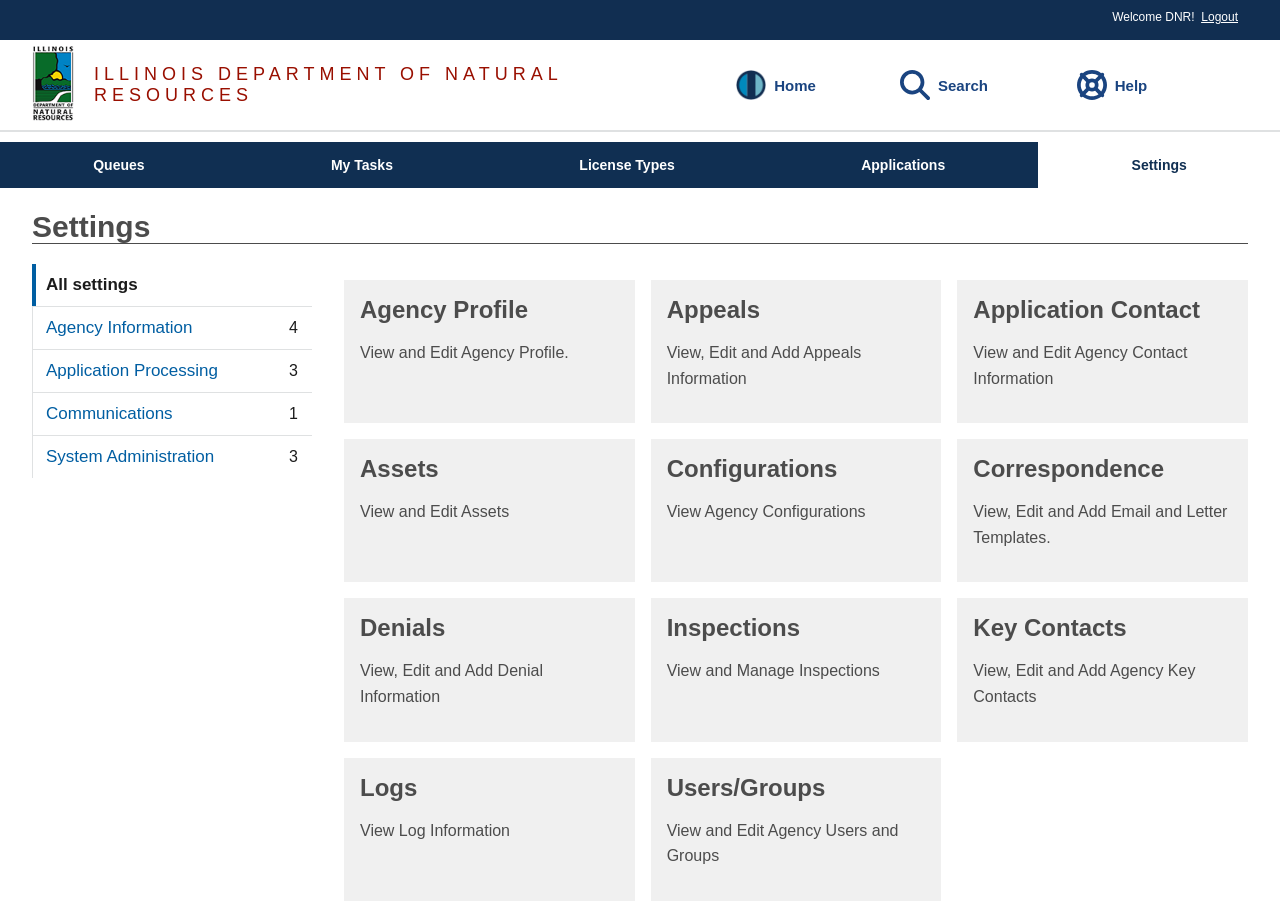
<file: settings.html>
<!DOCTYPE html>
<html lang="en">
<head>
  <meta charset="UTF-8" />
  <meta name="viewport" content="width=device-width, initial-scale=1.0" />
  <title>Settings - RLP</title>
<!-- Custom RLP Styles -->
  <link rel="stylesheet" href="css/styles.css" />
</head>
<body>
  <div class="app-container">
    <div class="header management">
      <a class="usa-skipnav" href="#main-content">Skip to Main Content</a>

      <header class="usa-header">
        <div class="skinny-header-container">
          <div class="grid-container">
            <div class="welcome-agency usa-banner__header-text">
              Welcome DNR! &nbsp;<a href="#"><u>Logout</u></a>
            </div>
          </div>
        </div>
      </header>

      <div class="border-bottom-2px border-base-lighter">
        <div class="grid-container navigation">
          <div class="grid-row">
            <div class="tablet:grid-col-6 logo-flex">
              <a class="agency-logo-link" href="index.html">
                <img src="assets/il-logo.png"
                     alt="Illinois Department of Natural Resources agency logo"
                     class="agency-logo">
              </a>
              <a class="agency-name-link" href="index.html">
                <div class="agency-name">Illinois Department of Natural Resources</div>
              </a>
            </div>
            <div class="tablet:grid-col-6">
              <nav class="grid-container">
                <div class="grid-row header--nav-links">
                  <div class="tablet:grid-col nav__item">
                    <a class="usa-link" href="index.html">
                      <img src="assets/rlp-logo.png"
                           alt="RLP logo"
                           class="margin-right-1"
                           height="30">Home
                    </a>
                  </div>
                  <div class="tablet:grid-col-auto nav__item">
                    <a class="usa-link" href="search.html">
                      <svg aria-hidden="true" focusable="false" class="svg-inline--fa fa-magnifying-glass fa-xl margin-right-1" role="img" xmlns="http://www.w3.org/2000/svg" viewBox="0 0 512 512" width="30" height="30">
                        <path fill="currentColor" d="M416 208c0 45.9-14.9 88.3-40 122.7L502.6 457.4c12.5 12.5 12.5 32.8 0 45.3s-32.8 12.5-45.3 0L330.7 376c-34.4 25.2-76.8 40-122.7 40C93.1 416 0 322.9 0 208S93.1 0 208 0S416 93.1 416 208zM208 352a144 144 0 1 0 0-288 144 144 0 1 0 0 288z"></path>
                      </svg>Search
                    </a>
                  </div>
                  <div class="tablet:grid-col nav__item">
                    <a class="usa-link" href="#" target="_blank">
                      <svg aria-hidden="true" focusable="false" class="svg-inline--fa fa-life-ring fa-xl margin-right-1" role="img" xmlns="http://www.w3.org/2000/svg" viewBox="0 0 512 512" width="30" height="30">
                        <path fill="currentColor" d="M367.2 412.5C335.9 434.9 297.5 448 256 448s-79.9-13.1-111.2-35.5l58-58c15.8 8.6 34 13.5 53.3 13.5s37.4-4.9 53.3-13.5l58 58zm90.7 .8c33.8-43.4 54-98 54-157.3s-20.2-113.9-54-157.3c9-12.5 7.9-30.1-3.4-41.3S425.8 45 413.3 54C369.9 20.2 315.3 0 256 0S142.1 20.2 98.7 54c-12.5-9-30.1-7.9-41.3 3.4S45 86.2 54 98.7C20.2 142.1 0 196.7 0 256s20.2 113.9 54 157.3c-9 12.5-7.9 30.1 3.4 41.3S86.2 467 98.7 458c43.4 33.8 98 54 157.3 54s113.9-20.2 157.3-54c12.5 9 30.1 7.9 41.3-3.4s12.4-28.8 3.4-41.3zm-45.5-46.1l-58-58c8.6-15.8 13.5-34 13.5-53.3s-4.9-37.4-13.5-53.3l58-58C434.9 176.1 448 214.5 448 256s-13.1 79.9-35.5 111.2zM367.2 99.5l-58 58c-15.8-8.6-34-13.5-53.3-13.5s-37.4 4.9-53.3 13.5l-58-58C176.1 77.1 214.5 64 256 64s79.9 13.1 111.2 35.5zM157.5 309.3l-58 58C77.1 335.9 64 297.5 64 256s13.1-79.9 35.5-111.2l58 58c-8.6 15.8-13.5 34-13.5 53.3s4.9 37.4 13.5 53.3zM208 256a48 48 0 1 1 96 0 48 48 0 1 1 -96 0z"></path>
                      </svg>Help
                    </a>
                  </div>
                </div>
              </nav>
            </div>
          </div>
        </div>
      </div>
    </div>

    <nav class="horizontalNav main-menu">
      <ul class="usa-nav__primary display-flex padding-left-0">
        <li class="usa-nav__primary-item">
          <span class="menuItem-inner"><a href="queues.html">Queues</a></span>
        </li>
        <li class="usa-nav__primary-item">
          <span class="menuItem-inner"><a href="my-tasks.html">My Tasks</a></span>
        </li>
        <li class="usa-nav__primary-item">
          <span class="menuItem-inner"><a href="license-types.html">License Types</a></span>
        </li>
        <li class="usa-nav__primary-item">
          <span class="menuItem-inner"><a href="applications.html">Applications</a></span>
        </li>
        <li class="usa-nav__primary-item active">
          <span class="menuItem-inner"><a href="settings.html">Settings</a></span>
        </li>
      </ul>
    </nav>

    <main id="main-content" class="grid-container">
      <h1 class="page-title page-title--underlined">Settings</h1>

      <div class="grid-row grid-gap-4 margin-top-2">

        <!-- Side Navigation -->
        <div class="tablet:grid-col-3">
          <nav aria-label="Settings navigation" class="settings-sidenav">
            <ul class="usa-sidenav">
              <li class="usa-sidenav__item">
                <a href="#" class="usa-current" data-filter="all">All settings</a>
              </li>
              <li class="usa-sidenav__item">
                <a href="#" data-filter="agency-information">Agency Information <span class="settings-sidenav__count">4</span></a>
              </li>
              <li class="usa-sidenav__item">
                <a href="#" data-filter="application-processing">Application Processing <span class="settings-sidenav__count">3</span></a>
              </li>
              <li class="usa-sidenav__item">
                <a href="#" data-filter="communications">Communications <span class="settings-sidenav__count">1</span></a>
              </li>
              <li class="usa-sidenav__item">
                <a href="#" data-filter="system-administration">System Administration <span class="settings-sidenav__count">3</span></a>
              </li>
            </ul>
          </nav>
        </div>

        <!-- Tile Grid -->
        <div class="tablet:grid-col-9">
          <div class="agency-home-cards grid-row grid-gap-2">

            <!-- Agency Profile -->
            <div class="settings-tile minh-card-lg margin-top-2 tablet:grid-col-4" data-category="agency-information">
              <a class="simple-card bg-base-lightest padding-2 height-full display-flex flex-column flex-1"
                 href="#"
                 style="display:block; text-decoration:none;">
                <h2 class="font-family-sans text-bold margin-0">Agency Profile</h2>
                <p>View and Edit Agency Profile.</p>
              </a>
            </div>

            <!-- Appeals -->
            <div class="settings-tile minh-card-lg margin-top-2 tablet:grid-col-4" data-category="application-processing">
              <a class="simple-card bg-base-lightest padding-2 height-full display-flex flex-column flex-1"
                 href="#"
                 style="display:block; text-decoration:none;">
                <h2 class="font-family-sans text-bold margin-0">Appeals</h2>
                <p>View, Edit and Add Appeals Information</p>
              </a>
            </div>

            <!-- Application Contact -->
            <div class="settings-tile minh-card-lg margin-top-2 tablet:grid-col-4" data-category="agency-information">
              <a class="simple-card bg-base-lightest padding-2 height-full display-flex flex-column flex-1"
                 href="#"
                 style="display:block; text-decoration:none;">
                <h2 class="font-family-sans text-bold margin-0">Application Contact</h2>
                <p>View and Edit Agency Contact Information</p>
              </a>
            </div>

            <!-- Assets -->
            <div class="settings-tile minh-card-lg margin-top-2 tablet:grid-col-4" data-category="agency-information">
              <a class="simple-card bg-base-lightest padding-2 height-full display-flex flex-column flex-1"
                 href="#"
                 style="display:block; text-decoration:none;">
                <h2 class="font-family-sans text-bold margin-0">Assets</h2>
                <p>View and Edit Assets</p>
              </a>
            </div>

            <!-- Configurations -->
            <div class="settings-tile minh-card-lg margin-top-2 tablet:grid-col-4" data-category="system-administration">
              <a class="simple-card bg-base-lightest padding-2 height-full display-flex flex-column flex-1"
                 href="#"
                 style="display:block; text-decoration:none;">
                <h2 class="font-family-sans text-bold margin-0">Configurations</h2>
                <p>View Agency Configurations</p>
              </a>
            </div>

            <!-- Correspondence -->
            <div class="settings-tile minh-card-lg margin-top-2 tablet:grid-col-4" data-category="communications">
              <a class="simple-card bg-base-lightest padding-2 height-full display-flex flex-column flex-1"
                 href="#"
                 style="display:block; text-decoration:none;">
                <h2 class="font-family-sans text-bold margin-0">Correspondence</h2>
                <p>View, Edit and Add Email and Letter Templates.</p>
              </a>
            </div>

            <!-- Denials -->
            <div class="settings-tile minh-card-lg margin-top-2 tablet:grid-col-4" data-category="application-processing">
              <a class="simple-card bg-base-lightest padding-2 height-full display-flex flex-column flex-1"
                 href="#"
                 style="display:block; text-decoration:none;">
                <h2 class="font-family-sans text-bold margin-0">Denials</h2>
                <p>View, Edit and Add Denial Information</p>
              </a>
            </div>

            <!-- Inspections -->
            <div class="settings-tile minh-card-lg margin-top-2 tablet:grid-col-4" data-category="application-processing">
              <a class="simple-card bg-base-lightest padding-2 height-full display-flex flex-column flex-1"
                 href="inspection-menu.html"
                 style="display:block; text-decoration:none;">
                <h2 class="font-family-sans text-bold margin-0">Inspections</h2>
                <p>View and Manage Inspections</p>
              </a>
            </div>

            <!-- Key Contacts -->
            <div class="settings-tile minh-card-lg margin-top-2 tablet:grid-col-4" data-category="agency-information">
              <a class="simple-card bg-base-lightest padding-2 height-full display-flex flex-column flex-1"
                 href="#"
                 style="display:block; text-decoration:none;">
                <h2 class="font-family-sans text-bold margin-0">Key Contacts</h2>
                <p>View, Edit and Add Agency Key Contacts</p>
              </a>
            </div>

            <!-- Logs -->
            <div class="settings-tile minh-card-lg margin-top-2 tablet:grid-col-4" data-category="system-administration">
              <a class="simple-card bg-base-lightest padding-2 height-full display-flex flex-column flex-1"
                 href="#"
                 style="display:block; text-decoration:none;">
                <h2 class="font-family-sans text-bold margin-0">Logs</h2>
                <p>View Log Information</p>
              </a>
            </div>

            <!-- Users/Groups -->
            <div class="settings-tile minh-card-lg margin-top-2 tablet:grid-col-4" data-category="system-administration">
              <a class="simple-card bg-base-lightest padding-2 height-full display-flex flex-column flex-1"
                 href="#"
                 style="display:block; text-decoration:none;">
                <h2 class="font-family-sans text-bold margin-0">Users/Groups</h2>
                <p>View and Edit Agency Users and Groups</p>
              </a>
            </div>

          </div>
        </div>

      </div>
    </main>
  </div>

  <script>
    (function () {
      var navLinks = document.querySelectorAll('.settings-sidenav [data-filter]');
      var tiles = document.querySelectorAll('.settings-tile');

      navLinks.forEach(function (link) {
        link.addEventListener('click', function (e) {
          e.preventDefault();
          var filter = this.getAttribute('data-filter');

          // Update active state
          navLinks.forEach(function (l) { l.classList.remove('usa-current'); });
          this.classList.add('usa-current');

          // Show/hide tiles
          tiles.forEach(function (tile) {
            if (filter === 'all' || tile.getAttribute('data-category') === filter) {
              tile.style.display = '';
            } else {
              tile.style.display = 'none';
            }
          });
        });
      });
    }());
  </script>
</body>
</html>
</file>
<file: css/styles.css>
/* ==========================================================================
   RLP Agency Dashboard - Custom Styles
   Built on USWDS (US Web Design System)
   ========================================================================== */

/* Base & Reset
   ========================================================================== */

html {
  box-sizing: border-box;
  font-size: 10px; /* Base font size for rem calculations */
  font-feature-settings: "kern" 1;
  font-kerning: normal;
  font-family: "Public Sans Web", -apple-system, BlinkMacSystemFont, "Segoe UI", Roboto, Helvetica, Arial, sans-serif;
}

*,
*::before,
*::after {
  box-sizing: inherit;
}

body {
  margin: 0;
  padding: 0;
  color: #444;
  background: #fff;
  overflow-x: hidden;
}

/* Typography
   ========================================================================== */

main#main-content {
  font-family: "Public Sans Web", -apple-system, BlinkMacSystemFont, "Segoe UI", Roboto, Helvetica, Arial, sans-serif;
  font-size: 1.7rem;
}

h1,
h2,
p {
  color: #4c4c4c;
}

h1 {
  font-size: 3rem;
}

h2 {
  font-size: 2.4rem;
}

p {
  font-family: "Public Sans Web", -apple-system, BlinkMacSystemFont, "Segoe UI", Roboto, Helvetica, Arial, sans-serif;
  font-size: 1.6rem;
  line-height: 1.6;
}

.page-title {
  font-family: "Public Sans Web", -apple-system, BlinkMacSystemFont, "Segoe UI", Roboto, Helvetica, Arial, sans-serif;
  font-weight: bold;
  position: relative;
}

.page-title--underlined::before {
  content: "";
  width: 100%;
  border-bottom: #4c4c4c 1px solid;
  position: absolute;
  bottom: 0;
}

@media all and (max-width: 639px) {
  .page-title {
    font-size: 2rem;
  }
}

/* Layout
   ========================================================================== */

.app-container {
  position: relative;
}

.grid-container {
  max-width: none;
  margin-left: auto;
  margin-right: auto;
  padding-left: 1.6rem;
  padding-right: 1.6rem;
}

@media all and (min-width: 1024px) {
  .grid-container {
    padding-left: 3.2rem;
    padding-right: 3.2rem;
  }
}

.grid-row {
  display: flex;
  flex-wrap: wrap;
}

.grid-row.grid-gap-2 {
  margin-left: -0.8rem;
  margin-right: -0.8rem;
}

.grid-row.grid-gap-2 > * {
  padding-left: 0.8rem;
  padding-right: 0.8rem;
}

/* Header
   ========================================================================== */

.header.management {
  background: #fff;
  z-index: 3;
}

.header.management .logo-flex {
  display: flex;
}

.header.management .skinny-header-container {
  width: 100%;
  background: #112e51;
}

.header.management .navigation {
  display: flex;
  align-items: center;
  font-size: 15px;
  color: #112e51;
}

@media all and (min-width: 640px) {
  .header.management .navigation {
    height: 90px;
  }
}

.header.management .navigation .grid-row {
  width: 100%;
  height: 100%;
}

.header.management nav {
  text-align: center;
  font-family: "Public Sans Web", "Helvetica Neue", "Helvetica", "Roboto", "Arial", sans-serif;
  font-weight: bold;
  height: 100%;
}

.header.management nav a {
  color: #1a4480;
  text-decoration: none;
  padding: 20px;
  display: flex;
  justify-content: center;
  align-items: center;
  height: 100%;
}

.header.management .header--nav-links a {
  text-decoration: none;
}

.header.management a.agency-logo-link {
  margin-right: 20px;
  align-self: center;
}

.header.management .agency-logo {
  max-height: 75px;
  max-width: 80px;
}

.header.management a.agency-name-link {
  color: #990f00;
  letter-spacing: 5px;
  text-transform: uppercase;
  display: flex;
  flex-direction: row;
  align-items: center;
  text-decoration: none;
}

.header.management .agency-name {
  font-size: 1.8rem;
}

.header.management .welcome-agency {
  display: flex;
  justify-content: flex-end;
  height: 40px;
  padding: 10px;
  color: #fff;
}

.header.management .welcome-agency a {
  color: #fff;
}

/* Navigation
   ========================================================================== */

.horizontalNav {
  background-color: #102f52;
  color: #ffffff;
  width: 100%;
  margin-bottom: 22px;
}

.horizontalNav ul li {
  display: inline-block;
  border: none;
  flex-grow: 1;
  font-size: 1.4rem;
  font-weight: 700;
  text-align: center;
  min-height: 46px;
}

.horizontalNav ul li a {
  color: #ffffff;
  padding: 15px;
  width: 100%;
  height: 100%;
  text-decoration: none;
}

.horizontalNav ul li a:hover {
  background: inherit;
  color: inherit;
  cursor: pointer;
  text-decoration: none;
}

.horizontalNav ul li.active {
  background: #fff;
}

.horizontalNav ul li.active a {
  color: #102f52;
}

.horizontalNav ul li .menuItem-inner {
  width: 100%;
  height: 100%;
}

.horizontalNav ul li .menuItem-inner a {
  display: flex;
  justify-content: center;
  align-items: center;
}

.horizontalNav ul li span {
  font-weight: 700;
  font-size: 1.4rem;
  display: inline-block;
}

.horizontalNav.main-menu {
  margin-top: 10px;
}

@media screen and (max-width: 735px) {
  .horizontalNav {
    max-width: 735px;
  }

  .horizontalNav .usa-nav__primary {
    flex-wrap: wrap;
  }
}

/* Dashboard Cards
   ========================================================================== */

.agency-home-cards {
  /* Card grid container */
}

@media (max-width: 639px) {
  .agency-home-cards > div:not(:last-child) {
    margin-bottom: 3.2rem;
  }
}

.minh-card-lg {
  min-height: 12rem;
}

.agency-home-cards--index .minh-card-lg {
  min-height: 24rem;
}

.simple-card {
  /* Uses utility classes for styling */
}

.simple-card a {
  line-height: 1.8;
}

.simple-card .grid-row a {
  line-height: 1.8;
}

/* Utility Classes
   ========================================================================== */

.margin-0 {
  margin: 0;
}

.margin-top-2 {
  margin-top: 1.6rem;
}

.margin-bottom-2 {
  margin-bottom: 1.6rem;
}

fieldset.margin-bottom-4  {
  margin-bottom: 3.2rem;
}


.margin-bottom-4 {
  margin-bottom: 3.2rem;
}

.margin-right-1 {
  margin-right: 0.8rem;
}

.margin-bottom-22 {
  margin-bottom: 2.2rem;
}

.padding-2 {
  padding: 1.6rem;
}

.padding-left-0 {
  padding-left: 0;
}

.text-left {
  text-align: left;
}

.text-center {
  text-align: center !important;
}

.text-right {
  text-align: right;
}

.text-bold {
  font-weight: 700;
}

.text-primary {
  color: #005ea2;
}

.bg-base-lightest {
  background-color: #f0f0f0;
}

.border-bottom-2px {
  border-bottom: 2px solid;
}

.border-base-lighter {
  border-color: #dfe1e2;
}

.display-flex {
  display: flex;
}

.flex {
  display: flex;
}

.flex-1 {
  flex: 1 1 0%;
}

.flex-column {
  flex-direction: column;
}

.flex-justify-end {
  justify-content: flex-end;
}

.height-full {
  height: 100%;
}

.height-mobile {
  /* Mobile height adjustments if needed */
}

.cursor-pointer {
  cursor: pointer;
}

.font-family-sans {
  font-family: "Public Sans Web", -apple-system, BlinkMacSystemFont, "Segoe UI", Roboto, Helvetica, Arial, sans-serif;
}

/* Tablet Grid Columns
   ========================================================================== */

@media (min-width: 640px) {
  .tablet\:grid-col {
    flex: 1 1 0%;
  }

  .tablet\:grid-col-3 {
    flex: 0 0 auto;
    width: 25%;
  }

  .tablet\:grid-col-4 {
    flex: 0 0 auto;
    width: 33.33333%;
  }

  .tablet\:grid-col-6 {
    flex: 0 0 auto;
    width: 50%;
  }

  .tablet\:grid-col-9 {
    flex: 0 0 auto;
    width: 75%;
  }

  .tablet\:grid-col-auto {
    flex: 0 0 auto;
    width: auto;
  }
}

.grid-row.grid-gap-4 {
  margin-left: -1.6rem;
  margin-right: -1.6rem;
}

.grid-row.grid-gap-4 > * {
  padding-left: 1.6rem;
  padding-right: 1.6rem;
}

/* Grid Columns
   ========================================================================== */

.grid-col-5 {
  flex: 0 0 auto;
  width: 100%;
}

@media (min-width: 640px) {
  .grid-col-5 {
    width: 20%;
  }
}

.grid-col-6 {
  flex: 0 0 auto;
  width: 100%;
}

@media (min-width: 640px) {
  .grid-col-6 {
    width: 50%;
  }
}

/* USWDS Component Overrides
   ========================================================================== */

.usa-nav__primary {
  display: flex;
  padding-left: 0;
  list-style: none;
  margin: 0;
}

.usa-nav__primary-item {
  /* Navigation item styles */
}

.usa-link {
  color: #005ea2;
  text-decoration: underline;
}

.usa-link:hover {
  color: #1a4480;
}

.external-link-icon {
  margin-left: 0.4rem;
  vertical-align: -1px;
}

.usa-button {
  font-family: "Public Sans Web", -apple-system, BlinkMacSystemFont, "Segoe UI", Roboto, Helvetica, Arial, sans-serif;
  font-size: 1.6rem;
  line-height: 1;
  color: #fff;
  background-color: #005ea2;
  appearance: none;
  border: 0;
  border-radius: 0.35rem;
  cursor: pointer;
  display: inline-block;
  font-weight: 700;
  margin-right: 0.5rem;
  padding: 1.1rem 2.4rem;
  text-align: center;
  text-decoration: none;
}

.usa-button:hover {
  background-color: #1a4480;
  border-bottom: 0;
  color: #fff;
  text-decoration: none;
}

.usa-button--unstyled {
  background-color: transparent;
  border: 0;
  border-radius: 0;
  color: #005ea2;
  font-weight: normal;
  margin: 0;
  padding: 0;
  text-align: left;
  text-decoration: underline;
}

.usa-button--unstyled:hover {
  background-color: transparent;
  color: #1a4480;
}

.usa-button--outline {
  background-color: transparent;
  box-shadow: inset 0 0 0 2px #005ea2;
  color: #005ea2;
}

.usa-button--outline:hover {
  background-color: transparent;
  box-shadow: inset 0 0 0 2px #1a4480;
  color: #1a4480;
}

.usa-button--accent-warm {
  background-color: #fa9441;
  color: #1b1b1b;
}

.usa-button--accent-warm:hover {
  background-color: #c05600;
  color: #fff;
}

.usa-button--accent-cool {
  background-color: #00bde3;
  color: #1b1b1b;
}

.usa-button--accent-cool:hover {
  background-color: #28a0cb;
  color: #fff;
}

.usa-header {
  /* USWDS header component */
}

.usa-banner__header-text {
  font-size: 1.2rem;
  line-height: 1.2;
  margin: 0;
}

/* Focus States
   ========================================================================== */

input:focus,
textarea:focus,
select:focus {
  box-shadow: 0 0 3px #3e94cf, 0 0 7px #3e94cf;
}

.gradient-bg-primary:focus {
  border: 0;
  outline: none;
}

/* Forms
   ========================================================================== */

.usa-fieldset {
  border: none;
  margin: 0;
  padding: 0;
}

.usa-fieldset legend {
  display: block;
  font-weight: 700;
  font-size: 1.6rem;
  line-height: 1.2;
  margin-top: 0;
  margin-bottom: 0.8rem;
  color: #1b1b1b;
  font-weight: normal;
}

.usa-radio {
  margin-bottom: 0.8rem;
}

.radio-group-inline {
  display: flex;
  gap: 2rem;
  flex-wrap: wrap;
}

.radio-group-inline .usa-radio {
  margin-bottom: 0;
}

.usa-radio__input {
  position: absolute;
  left: -999em;
}

.usa-radio__input:checked + .usa-radio__label::before {
  background-color: #005ea2;
  box-shadow: 0 0 0 2px #005ea2, inset 0 0 0 2px #fff;
}

.usa-radio__label {
  cursor: pointer;
  display: block;
  font-weight: normal !important;
  margin-bottom: 0;
  padding-left: 3.2rem;
  position: relative;
  font-size: 1.6rem;
}

.usa-checkbox {
  margin-bottom: 0.8rem;
}

.usa-checkbox__input {
  position: absolute;
  left: -999em;
  opacity: 0;
}

.usa-checkbox__label {
  cursor: pointer;
  display: block;
  font-weight: normal !important;
  margin-bottom: 0;
  padding-left: 3.2rem;
  position: relative;
  font-size: 1.6rem;
}

.usa-checkbox__label::before {
  content: "";
  display: block;
  left: 0;
  position: absolute;
  height: 2rem;
  width: 2rem;
  background: #fff;
  border: 2px solid #71767a;
  border-radius: 0.2rem;
  top: 0;
}

.usa-checkbox__input:checked + .usa-checkbox__label::before {
  background-color: #005ea2;
  border-color: #005ea2;
}

.usa-checkbox__input:checked + .usa-checkbox__label::after {
  content: "";
  display: block;
  position: absolute;
  left: 0.6rem;
  top: 0.3rem;
  width: 0.5rem;
  height: 1rem;
  border: solid #fff;
  border-width: 0 0.2rem 0.2rem 0;
  transform: rotate(45deg);
}

.usa-checkbox__input:focus + .usa-checkbox__label::before {
  outline: 0.2rem solid #2491ff;
  outline-offset: 0.2rem;
}

.usa-radio__label::before {
  content: "";
  display: block;
  left: 0;
  position: absolute;
  height: 2rem;
  width: 2rem;
  background: #fff;
  border: 2px solid #565c65;
  border-radius: 50%;
}

.usa-label {
  display: block;
  font-weight: normal;
  font-size: 1.6rem;
  line-height: 1.2;
  margin-top: 0;
  margin-bottom: 0.8rem;
  color: #1b1b1b;
}

.usa-legend {
  font-weight: normal;
}

.field-required {
  font-style: italic;
  font-size: 1.5rem;
  font-weight: normal;
  color: #1b1b1b;
}

.usa-hint {
  font-size: 1.4rem;
  color: #71767a;
  margin-bottom: 0.4rem;
}

.usa-select,
.usa-input {
  font-family: "Public Sans Web", -apple-system, BlinkMacSystemFont, "Segoe UI", Roboto, Helvetica, Arial, sans-serif;
  font-size: 1.6rem;
  line-height: 1.3;
  border: 1px solid #565c65;
  border-radius: 0;
  color: #1b1b1b;
  background-color: #fff;
  display: block;
  height: 4rem;
  margin-top: 0;
  max-width: none;
  padding: 0.8rem;
  width: 100%;
}

.usa-select:focus,
.usa-input:focus {
  outline: 0.25rem solid #2491ff;
  outline-offset: 0;
  border-color: #1a4480;
}

.usa-textarea {
  font-family: "Public Sans Web", -apple-system, BlinkMacSystemFont, "Segoe UI", Roboto, Helvetica, Arial, sans-serif;
  font-size: 1.6rem;
  line-height: 1.3;
  border: 1px solid #565c65;
  border-radius: 0;
  color: #1b1b1b;
  background-color: #fff;
  display: block;
  margin-top: 0;
  max-width: none;
  padding: 0.8rem;
  width: 100%;
}

.usa-textarea:focus {
  outline: 0.25rem solid #2491ff;
  outline-offset: 0;
  border-color: #1a4480;
}

.character-counter {
  font-size: 1.4rem;
  color: #71767a;
  margin-top: 0.4rem;
}

/* Status Text
   ========================================================================== */

/* Green - Active, Approved, Live, Paid, Completed */
.status-active,
.status-approved,
.status-live,
.status-paid,
.status-completed {
  color: #417505;
}

/* Yellow - Pending/Open, Assigned, Approved - Awaiting Payment */
.status-pending,
.status-open,
.status-assigned,
.status-approved-awaiting-payment {
  color: #8F5800;
}

/* Red - Rejected/Denied/Cancelled/Past Due/Terminated */
.status-rejected,
.status-denied,
.status-cancelled,
.status-past-due,
.status-terminated {
  color: #CD2026;
}

/* Dark Red - Expired/Revoked/Withdrawn/Decommissioned/Retired */
.status-expired,
.status-revoked,
.status-withdrawn,
.status-decommissioned,
.status-retired {
  color: #80252A;
}

/* Cool Blue - In Progress, Rejected for Resubmission/Inactive, In Cart */
.status-in-progress,
.status-rejected-for-resubmission,
.status-inactive,
.status-in-cart {
  color: #205493;
}

/* Warm Orange - On Hold, Suspended, Payment in Process */
.status-on-hold,
.status-suspended,
.status-payment-in-process {
  color: #A34900;
}

/* Draft Blue - In Review, Draft, Initiated */
.status-in-review,
.status-draft,
.status-initiated {
  color: #13669A;
}

/* Gray - Archived */
.status-archived {
  color: #5C5F66;
}

/* Tag
   ========================================================================== */

.usa-tag {
  background-color: #565c65;
  border-radius: 0;
  color: #fff;
  display: inline-block;
  font-family: "Public Sans Web", "Helvetica Neue", "Helvetica", "Roboto", "Arial", sans-serif;
  font-size: 1.2rem;
  font-weight: 700;
  letter-spacing: normal;
  line-height: 1;
  padding: 0.3rem 0.7rem;
  text-transform: uppercase;
}

/* Pagination
   ========================================================================== */

.usa-pagination {
  font-family: "Public Sans Web", -apple-system, BlinkMacSystemFont, "Segoe UI", Roboto, Helvetica, Arial, sans-serif;
}

.usa-pagination__list {
  display: flex;
  list-style: none;
  margin: 0;
  padding: 0;
  align-items: center;
  justify-content: center;
  gap: 0.5rem;
}

.usa-pagination__item {
  display: inline-block;
}

.usa-pagination__button,
.usa-pagination__link {
  color: #005ea2;
  text-decoration: none;
  display: inline-block;
  padding: 0.8rem 1.2rem;
  font-size: 1.6rem;
  line-height: 1;
  min-width: 4rem;
  text-align: center;
  background-color: transparent;
  border: none;
  cursor: pointer;
}

.usa-pagination__button:hover,
.usa-pagination__link:hover {
  background-color: #f0f0f0;
  color: #1a4480;
  text-decoration: underline;
}

.usa-pagination__button.usa-current {
  background-color: #112e51;
  color: #fff;
  font-weight: 700;
}

.usa-pagination__button.usa-current:hover {
  background-color: #102f52;
  text-decoration: none;
}

.usa-pagination__link-text {
  margin: 0 0.4rem;
}

.usa-pagination__arrow .usa-pagination__link {
  display: flex;
  align-items: center;
  gap: 0.4rem;
}

/* Tables
   ========================================================================== */

.table-controls {
  display: flex;
  justify-content: space-between;
  align-items: center;
  margin-bottom: 1.6rem;
}

.table-controls__left strong {
  font-size: 1.6rem;
  font-weight: 700;
}

.table-controls__right {
  display: flex;
  align-items: center;
  gap: 0.8rem;
}

.table-controls__label {
  font-size: 1.6rem;
  font-weight: normal;
  margin: 0;
}

.table-controls__select {
  width: auto;
  min-width: 8rem;
  margin: 0;
}

.column-header-dropdown {
  position: relative;
  display: inline-block;
  margin-right: 1.6rem;
}

.column-header-select {
  font-family: "Public Sans Web", -apple-system, BlinkMacSystemFont, "Segoe UI", Roboto, Helvetica, Arial, sans-serif;
  font-size: 1.6rem;
  line-height: 1.3;
  border: 1px solid #565c65;
  border-radius: 0;
  color: #1b1b1b;
  background-color: #fff;
  padding: 0.8rem 3rem 0.8rem 0.8rem;
  cursor: pointer;
  text-align: left;
  position: relative;
  min-width: 15rem;
}

.column-header-select::after {
  content: "▼";
  position: absolute;
  right: 0.8rem;
  top: 50%;
  transform: translateY(-50%);
  font-size: 1rem;
}

.column-header-menu {
  position: absolute;
  top: 100%;
  left: 0;
  background: #fff;
  border: 1px solid #565c65;
  box-shadow: 0 2px 4px rgba(0, 0, 0, 0.1);
  min-width: 200px;
  z-index: 1000;
  margin-top: 0.2rem;
}

.column-header-menu[hidden] {
  display: none;
}

.column-header-option {
  display: flex;
  align-items: center;
  padding: 0.8rem 1.2rem;
  cursor: pointer;
  font-size: 1.6rem;
  border-bottom: 1px solid #dfe1e2;
}

.column-header-option:last-child {
  border-bottom: none;
}

.column-header-option:hover {
  background-color: #f0f0f0;
}

.column-header-option input[type="checkbox"] {
  margin-right: 0.8rem;
  cursor: pointer;
}

.column-header-option input[type="checkbox"]:disabled {
  cursor: not-allowed;
}

.usa-table {
  font-family: "Public Sans Web", -apple-system, BlinkMacSystemFont, "Segoe UI", Roboto, Helvetica, Arial, sans-serif;
  border-collapse: collapse;
  border-spacing: 0;
  font-size: 1.6rem;
  line-height: 1.6;
  margin: 0;
  text-align: left;
  width: 100%;
}

.usa-table thead th {
  background-color: #f0f0f0;
  font-weight: 700;
  padding: 1.2rem 1.6rem;
  border-bottom: 1px solid #aeb0b5;
  white-space: nowrap;
}

.usa-table thead th[role="columnheader"] {
  cursor: pointer;
}

.sort-arrows {
  display: inline-block;
  position: relative;
  width: 10px;
  height: 12px;
  margin-left: 0.4rem;
  vertical-align: middle;
}

.sort-arrows::before {
  content: "";
  position: absolute;
  left: 0;
  top: 0;
  width: 0;
  height: 0;
  border-left: 4px solid transparent;
  border-right: 4px solid transparent;
  border-bottom: 5px solid #71767a;
}

.sort-arrows::after {
  content: "";
  position: absolute;
  left: 0;
  bottom: 0;
  width: 0;
  height: 0;
  border-left: 4px solid transparent;
  border-right: 4px solid transparent;
  border-top: 5px solid #71767a;
}

.usa-table tbody td {
  background-color: #fff;
  font-weight: normal;
  padding: 1.2rem 1.6rem;
  border-bottom: 1px solid #aeb0b5;
}

.usa-table--borderless thead th {
  border-left: none;
  border-right: none;
  border-top: none;
}

.usa-table--striped tbody tr:nth-child(even) td {
  background-color: #f0f0f0;
}

.icon-button {
  background: none;
  border: none;
  cursor: pointer;
  padding: 0;
  display: inline-flex;
  align-items: center;
  justify-content: center;
  line-height: 0;
}

.icon-button:hover {
  opacity: 0.8;
}

.icon-button img {
  display: block;
}

/* Task Detail
   ========================================================================== */

.task-container {
  border: 1px solid #aeb0b5;
}

.task-header {
  background-color: #102f52;
  color: #fff;
  padding: 2rem;
}

.task-header-line {
  font-size: 2rem;
  line-height: 1.4;
  margin-bottom: 0.8rem;
}

.task-header-line:last-child {
  margin-bottom: 0;
}

.task-header-line strong {
  font-weight: 700;
}

.task-control-actions {
  background: #fff;
  border: 1px solid #112e51;
  margin: 20px 20px 40px 20px;
  padding: 0.9em;
  position: sticky;
  top: 0.5em;
  z-index: 2;
}

.task-controls {
  display: flex;
  gap: 1rem;
  align-items: center;
}

.button-divider {
  display: inline-block;
  width: 2px;
  height: 4rem;
  background-color: #a9aeb1;
  margin: 0 1rem;
}

.button-right {
  margin-left: auto;
}

.task-content-section {
  margin: 20px 20px 0 20px;
}

.task-content-section + .task-content-section {
  margin-top: 5rem;
}

.task-content-section h2 {
  margin-top: 0;
  margin-bottom: 1.6rem;
}

.task-content-section h2 a {
  color: #1b1b1b;
  text-decoration: none;
}

.task-content-section h2 a:hover {
  text-decoration: underline;
}

.task-content-section h3 {
  margin: 0 0 0.8rem;
}

.task-content-section hr {
  margin: 0 0 2.4rem;
  border: 0;
  border-top: 2px solid #dfe1e2;
}

/* Icon Key
   ========================================================================== */

.icon-key-grid {
  display: grid;
  grid-template-columns: repeat(4, 1fr);
  gap: 2rem;
  padding: 1.6rem 0;
}

@media (max-width: 1023px) {
  .icon-key-grid {
    grid-template-columns: repeat(2, 1fr);
  }
}

@media (max-width: 639px) {
  .icon-key-grid {
    grid-template-columns: 1fr;
  }
}

.icon-key-item {
  display: flex;
  align-items: center;
  gap: 1rem;
  font-size: 1.6rem;
}

.icon-key-item img {
  flex-shrink: 0;
}

/* Accordions
   ========================================================================== */

.usa-accordion {
  list-style-type: none;
  color: #1b1b1b;
  margin: 0;
  padding: 0;
  width: 100%;
  font-size: 1.06rem;
  line-height: 1.5;
}

.usa-accordion__heading {
  margin: 0;
  font-size: 1.06rem;
  font-weight: normal;
}

.usa-accordion__button {
  background-color: #f0f0f0;
  border: none;
  border-radius: 0;
  color: #1b1b1b;
  cursor: pointer;
  display: flex;
  justify-content: space-between;
  align-items: center;
  font-weight: 700;
  margin: 0;
  padding: 1.6rem;
  text-align: left;
  text-decoration: none;
  width: 100%;
  font-size: 1.6rem;
}

.usa-accordion__button::after {
  content: "+";
  font-size: 2.4rem;
  font-weight: 400;
  line-height: 1;
  color: #1b1b1b;
}

.usa-accordion__button:hover {
  background-color: #dfe1e2;
  color: #1b1b1b;
}

.usa-accordion__button[aria-expanded="true"] {
  background-color: #f0f0f0;
  color: #1b1b1b;
}

.usa-accordion__button[aria-expanded="true"]::after {
  content: "−";
}

.usa-accordion__button[aria-expanded="true"]:hover {
  background-color: #dfe1e2;
  color: #1b1b1b;
}

.usa-accordion--bordered .usa-accordion__heading {
  border-bottom: 1px solid #a9aeb1;
  margin-top: 0.8rem;
}

.usa-accordion--bordered .usa-accordion__heading:first-child {
  margin-top: 0;
}

.usa-accordion__content {
  background-color: #fff;
  padding: 1.6rem;
  overflow: auto;
}

.usa-accordion--bordered .usa-accordion__content {
  border: 1px solid #a9aeb1;
  border-top: none;
}

.usa-accordion__content[hidden] {
  display: none;
}

/* Horizontal Tabs
   ========================================================================== */

.horizontal-tabs {
  display: flex;
  gap: 0.8rem;
  margin-top: 1.6rem;
}

.horizontal-tab {
  flex: 1;
  background-color: #dfe1e2;
  border: none;
  border-top: 4px solid transparent;
  color: #1b1b1b;
  cursor: pointer;
  font-family: "Public Sans Web", -apple-system, BlinkMacSystemFont, "Segoe UI", Roboto, Helvetica, Arial, sans-serif;
  font-size: 1.6rem;
  font-weight: 700;
  padding: 1.6rem 2rem;
  text-align: center;
}

.horizontal-tab.active {
  background-color: #fff;
  border-top-color: #005ea2;
}

.horizontal-tab:hover {
  background-color: #f0f0f0;
}

.horizontal-tab.active:hover {
  background-color: #fff;
}

.tab-content {
  background-color: #fff;
  border: 1px solid #dfe1e2;
  border-top: none;
  padding: 2rem;
}

.tab-panel {
  display: none;
}

.tab-panel.active {
  display: block;
}

/* Breadcrumbs
   ========================================================================== */

.breadcrumb-row {
  display: flex;
  justify-content: space-between;
  align-items: center;
}

.claimant-info {
  font-size: 1.6rem;
}

.usa-breadcrumb {
  font-size: 1.4rem;
}

.usa-breadcrumb__list {
  list-style: none;
  margin: 0;
  padding: 0;
  display: flex;
  flex-wrap: wrap;
}

.usa-breadcrumb__list-item {
  display: inline;
}

.usa-breadcrumb__list-item:not(:last-child)::after {
  content: "›";
  color: #71767a;
  padding: 0 0.8rem;
}

.usa-breadcrumb__link {
  color: #005ea2;
  text-decoration: underline;
}

.usa-breadcrumb__link:hover {
  color: #1a4480;
}

.usa-breadcrumb__list-item.usa-current span {
  color: #000;
  font-weight: 700;
}

/* Modals
   ========================================================================== */

.modal {
  position: fixed;
  top: 0;
  left: 0;
  width: 100%;
  height: 100%;
  z-index: 9999;
  display: flex;
  align-items: center;
  justify-content: center;
}

.modal[hidden] {
  display: none;
}

.modal-overlay {
  position: fixed;
  top: 0;
  left: 0;
  width: 100%;
  height: 100%;
  background-color: rgba(0, 0, 0, 0.7);
}

.modal-content {
  position: relative;
  background-color: #fff;
  width: 90%;
  max-width: 640px;
  max-height: 90vh;
  overflow-y: auto;
  z-index: 10000;
  box-shadow: 0 4px 12px rgba(0, 0, 0, 0.3);
}

.modal-header {
  background-color: #102f52;
  color: #fff;
  padding: 2rem;
  display: flex;
  justify-content: space-between;
  align-items: center;
}

.modal-title {
  margin: 0;
  font-size: 2.4rem;
  font-weight: 700;
  color: #fff;
}

.modal-close {
  background: none;
  border: none;
  color: #fff;
  cursor: pointer;
  padding: 0;
  display: flex;
  align-items: center;
  justify-content: center;
}

.modal-close:hover {
  opacity: 0.8;
}

.modal-close svg {
  width: 24px;
  height: 24px;
}

.modal-body {
  padding: 2rem;
}

.modal-footer {
  padding: 2rem;
  padding-top: 0;
  display: flex;
  gap: 1rem;
}

.text-error {
  color: #b50909;
}

.usa-button--secondary {
  background-color: #d54309;
  color: #fff;
}

.usa-button--secondary:hover {
  background-color: #b50909;
  color: #fff;
}

.date-input-wrapper {
  position: relative;
}

.date-picker-wrapper {
  position: relative;
  display: flex;
  align-items: center;
  max-width: 155px;
}

.date-picker-wrapper .usa-input {
  flex: 1;
  padding-right: 4.4rem;
}

.date-picker-button {
  position: absolute;
  right: 0;
  top: 0;
  bottom: 0;
  width: 4rem;
  background-color: #112e51;
  border: none;
  border-radius: 0;
  cursor: pointer;
  display: flex;
  align-items: center;
  justify-content: center;
  color: #fff;
  padding: 0;
}

.date-picker-button:hover {
  background-color: #102f52;
}

.date-picker-button svg {
  width: 20px;
  height: 20px;
}

/* Profile Page
   ========================================================================== */

.profile-header {
  background-color: #112e51;
  color: #fff;
  padding: 1.6rem 2rem;
  margin-top: 1.6rem;
}

.profile-header__title {
  margin: 0;
  font-size: 2rem;
  font-weight: 400;
  color: #fff;
}

.profile-content {
  background-color: #fff;
  border: 1px solid #aeb0b5;
  padding: 0 20px 40px 20px;
  margin-bottom: 2rem;
}

.profile-content__header {
  display: flex;
  justify-content: space-between;
  align-items: center;
  margin-top: 2rem;
  margin-bottom: 2rem;
  padding-bottom: 1.6rem;
  border-bottom: 2px solid #1b1b1b;
}

.profile-content__heading {
  margin: 0;
  font-size: 2.4rem;
  font-weight: 400;
  color: #1b1b1b;
}

.profile-delete-btn {
  background-color: transparent;
  border: 2px solid #CD2026;
  color: #CD2026;
  font-weight: 700;
}

.profile-delete-btn:hover {
  background-color: #CD2026;
  color: #fff;
  border: 2px solid #CD2026;
}

.profile-info {
  display: grid;
  grid-template-columns: 1fr 1fr;
  gap: 2rem;
  margin-bottom: 2rem;
}

@media (max-width: 639px) {
  .profile-info {
    grid-template-columns: 1fr;
  }
}

.profile-info__column {
  display: flex;
  flex-direction: column;
  gap: 0.8rem;
}

.profile-info__row {
  display: flex;
  font-size: 1.6rem;
}

.profile-info__label {
  font-weight: normal;
  margin-right: 0.8rem;
  color: #1b1b1b;
}

.profile-info__value {
  color: #1b1b1b;
}

.profile-tabs {
  display: flex;
  gap: 0.8rem;
  margin: 2rem 0 2rem;
}

.profile-tab {
  flex: 1;
  background-color: #dfe1e2;
  border: none;
  border-top: 4px solid transparent;
  color: #1b1b1b;
  cursor: pointer;
  font-family: "Public Sans Web", -apple-system, BlinkMacSystemFont, "Segoe UI", Roboto, Helvetica, Arial, sans-serif;
  font-size: 1.6rem;
  font-weight: 700;
  padding: 1rem 1.6rem;
  text-align: center;
  white-space: nowrap;
}

.profile-tab.active {
  background-color: #fff;
  border-top-color: #112e51;
}

.profile-tab:hover {
  background-color: #f0f0f0;
}

.profile-tab.active:hover {
  background-color: #fff;
}

.profile-tab-content {
  background-color: #fff;
}

.profile-tab-content .tab-panel {
  display: none;
}

.profile-tab-content .tab-panel.active {
  display: block;
}

/* Inspection View
   ========================================================================== */

.inspection-content {
  padding: 2rem;
}

.inspection-info {
  display: flex;
  flex-direction: column;
  gap: 0.8rem;
}

.inspection-info__item {
  font-size: 1.6rem;
  line-height: 1.6;
}

.inspection-info__label {
  font-weight: 700;
  margin-right: 0.5rem;
}

.inspection-info__value {
  font-weight: normal;
}

.detail-field {
  margin-bottom: 2rem;
}

.detail-field:last-child {
  margin-bottom: 0;
}

.category-filter-row {
  display: flex;
  justify-content: flex-end;
  margin-bottom: 1.6rem;
}

.usa-button-group {
  display: inline-block;
}

.usa-button-group--segmented .usa-button-group__list {
  display: flex;
  list-style: none;
  margin: 0;
  padding: 0;
  gap: 0;
}

.usa-button-group__item {
  display: inline-block;
}

.usa-button-group--segmented .usa-button {
  border-radius: 0;
  margin-right: 0;
}

.usa-button-group--segmented .usa-button-group__item:first-child .usa-button {
  border-top-left-radius: 0.35rem;
  border-bottom-left-radius: 0.35rem;
}

.usa-button-group--segmented .usa-button-group__item:last-child .usa-button {
  border-top-right-radius: 0.35rem;
  border-bottom-right-radius: 0.35rem;
}

.category-filter-btn {
  background-color: #fff;
  color: #005ea2;
  box-shadow: inset 0 0 0 2px #005ea2;
}

.category-filter-btn:hover {
  background-color: #f0f0f0;
  color: #1a4480;
  box-shadow: inset 0 0 0 2px #1a4480;
}

.category-filter-btn.active {
  background-color: #005ea2;
  color: #fff;
  box-shadow: inset 0 0 0 2px #005ea2;
}

.category-filter-btn.active:hover {
  background-color: #1a4480;
  color: #fff;
  box-shadow: inset 0 0 0 2px #1a4480;
}

/* Screen Reader Only
   ========================================================================== */

.usa-skipnav {
  position: absolute;
  left: -999em;
}

.usa-skipnav:focus {
  position: static;
  left: auto;
}

/* Success Notification
   ========================================================================== */

.notification {
  position: fixed;
  top: 50px;
  left: -400px;
  display: flex;
  align-items: center;
  gap: 1.2rem;
  background-color: #f0f0f0;
  padding: 1.6rem 2.4rem;
  border-radius: 0 0.4rem 0.4rem 0;
  border-left: 0.8rem solid #00a91c;
  box-shadow: 0 0.4rem 0.8rem rgba(0, 0, 0, 0.15);
  z-index: 10000;
  transition: left 0.4s cubic-bezier(0.34, 1.56, 0.64, 1);
  min-width: 300px;
}

.notification.show {
  left: 0;
}

.notification.hide {
  left: -400px;
}

.notification-icon {
  flex-shrink: 0;
}

.notification-text {
  font-size: 1.6rem;
  color: #1b1b1b;
  font-weight: 400;
}

/* USWDS Error Styles
   ========================================================================== */

/* Error Alert */
.usa-alert {
  position: relative;
  padding: 1.6rem 1.6rem 1.6rem 6rem;
  background-color: #f4e3db;
  border-left: 0.5rem solid #d54309;
  margin-bottom: 2.4rem;
}

.usa-alert--error {
  background-color: #f4e3db;
  border-left-color: #d54309;
}

.usa-alert__body {
  position: relative;
}

.usa-alert__heading {
  font-size: 1.8rem;
  font-weight: 700;
  margin: 0 0 0.8rem 0;
  color: #1b1b1b;
}

.usa-alert__text {
  font-size: 1.6rem;
  margin: 0;
  color: #1b1b1b;
  line-height: 1.5;
}

.usa-alert::before {
  content: "";
  position: absolute;
  left: 1.6rem;
  top: 1.6rem;
  width: 3.2rem;
  height: 3.2rem;
  background-color: #d54309;
  border-radius: 50%;
}

.usa-alert::after {
  content: "!";
  position: absolute;
  left: 2.8rem;
  top: 2rem;
  color: #fff;
  font-size: 2.4rem;
  font-weight: 700;
  line-height: 1;
}

/* Field Level Error Styles */
.usa-form-group--error {
  position: relative;
  padding-left: 1.6rem;
  border-left: 0.4rem solid #d54309;
  padding-bottom: 0.8rem;
}

.usa-form-group--error .usa-label {
  font-weight: 700 !important;
}

.usa-error-message {
  display: block;
  color: #b50909;
  font-size: 1.6rem;
  font-weight: 700;
  margin-top: 0.4rem;
  margin-bottom: 0.8rem;
  padding-top: 0.4rem;
}

.usa-input--error,
.usa-select--error,
.usa-textarea--error {
  border: 0.4rem solid #d54309;
  border-width: 0.4rem;
}

.usa-input--error:focus,
.usa-select--error:focus,
.usa-textarea--error:focus {
  outline: 0.4rem solid #2491ff;
  outline-offset: 0.4rem;
}

[hidden] {
  display: none !important;
}

/* Step Indicator - USWDS Compliant
   ========================================================================== */

:root {
  --step-indicator-bg-color: #ffffff;
  --step-indicator-bar-height: 0.8rem;
  --step-indicator-counter-size: 2.5rem;
  --step-indicator-counter-font-size: 1.5rem;
  --step-indicator-label-font-size: -33.4rem;
  
  /* Active/Current step */
  --step-indicator-current-color: #005ea2;
  --step-indicator-current-bar-color: #005ea2;
  
  /* Completed/Visited step */
  --step-indicator-complete-color: #162e51;
  --step-indicator-complete-bar-color: #162e51;
  
  /* Pending/Incomplete step */
  --step-indicator-pending-color: #71767a;
  --step-indicator-pending-bg: #ffffff;
  --step-indicator-pending-border: #c9c9c9;
  --step-indicator-pending-bar-color: #dfe1e2;
}

.usa-step-indicator {
  margin: 3rem 0 0 0;
  padding: 0;
  counter-reset: usa-step-indicator;
}

.usa-step-indicator__segments {
  display: flex;
  align-items: flex-start;
  list-style: none;
  margin: 0;
  padding: 0;
  position: relative;
  justify-content: space-between;
}

.usa-step-indicator__segment {
  flex: 1;
  display: flex;
  flex-direction: column;
  align-items: flex-start;
  position: relative;
  padding-right: 2rem;
}

.usa-step-indicator__segment:last-child {
  padding-right: 0;
  flex: 0;
}

/* Progress bar connecting circles */
.usa-step-indicator__segment::after {
  content: "";
  position: absolute;
  top: calc(var(--step-indicator-counter-size) / 2 - var(--step-indicator-bar-height) / 2);
  left: var(--step-indicator-counter-size);
  right: 0;
  height: var(--step-indicator-bar-height);
  background-color: var(--step-indicator-pending-bar-color);
  z-index: 1;
}

.usa-step-indicator__segment:last-child::after {
  display: none;
}

/* Counter circle */
.usa-step-indicator__segment::before {
  content: counter(usa-step-indicator);
  counter-increment: usa-step-indicator;
  width: var(--step-indicator-counter-size);
  height: var(--step-indicator-counter-size);
  min-width: var(--step-indicator-counter-size);
  border-radius: 50%;
  display: flex;
  align-items: center;
  justify-content: center;
  background-color: var(--step-indicator-pending-bg);
  color: var(--step-indicator-pending-color);
  border: 0.25rem solid var(--step-indicator-pending-border);
  font-weight: 700;
  font-size: var(--step-indicator-counter-font-size);
  line-height: 1;
  position: relative;
  z-index: 2;
  margin-bottom: 0.75rem;
}

/* Step label */
.usa-step-indicator__segment-label {
  font-size: var(--step-indicator-label-font-size);
  color: var(--step-indicator-pending-color);
  font-weight: 400;
  line-height: 1.5;
  max-width: 18rem;
}

/* Completed/Visited Step */
.usa-step-indicator__segment--complete::before {
  background-color: var(--step-indicator-complete-color);
  color: #ffffff;
  border-color: var(--step-indicator-complete-color);
}

.usa-step-indicator__segment--complete::after {
  background-color: var(--step-indicator-complete-bar-color);
}

.usa-step-indicator__segment--complete .usa-step-indicator__segment-label {
  color: #1b1b1b;
  font-weight: 700;
}

/* Current/Active Step */
.usa-step-indicator__segment--current::before {
  background-color: var(--step-indicator-current-color);
  color: #ffffff;
  border-color: var(--step-indicator-current-color);
}

.usa-step-indicator__segment--current::after {
  background-color: var(--step-indicator-current-bar-color);
}

.usa-step-indicator__segment--current .usa-step-indicator__segment-label {
  color: var(--step-indicator-current-color);
  font-weight: 700;
}

/* Step Indicator Header/Heading */
.usa-step-indicator__header {
  margin-top: 2rem;
  margin-bottom: 2rem;
}

.usa-step-indicator__heading {
  font-family: "Public Sans Web", -apple-system, BlinkMacSystemFont, "Segoe UI", Roboto, Helvetica, Arial, sans-serif;
  font-size: 2.44rem;
  font-weight: 700;
  margin: 0;
  color: #1b1b1b;
  display: flex;
  align-items: center;
  gap: 0.5rem;
  line-height: 1.2;
}

.usa-step-indicator__heading-counter {
  display: inline-flex;
  align-items: center;
  justify-content: center;
  width: 3.5rem;
  height: 3.5rem;
  min-width: 3.5rem;
  border-radius: 50%;
  background-color: var(--step-indicator-current-color);
  color: #ffffff;
  font-weight: normal;
  font-size: 2rem;
  margin-right: 0.5rem;
}

.usa-step-indicator__current-step {
  font-weight: 700;
}

.usa-step-indicator__total-steps {
  font-weight: 400;
  font-size: 2.2rem;
  color: var(--step-indicator-current-color);
  margin-right: 0.5rem;
}

.usa-step-indicator__heading-text {
  font-size: 2.44rem;
  font-weight: 700;
  color: #1b1b1b;
}

.usa-sr-only {
  position: absolute;
  left: -999em;
  right: auto;
}

/* Vertical Step Indicator
   ========================================================================== */

.usa-step-indicator--vertical {
  margin: 0;
}

.usa-step-indicator__segments--vertical {
  flex-direction: column;
  align-items: flex-start;
}

.usa-step-indicator--vertical .usa-step-indicator__segment {
  flex: none;
  width: 100%;
  padding-right: 0;
  padding-bottom: 3rem;
  align-items: flex-start;
}

.usa-step-indicator--vertical .usa-step-indicator__segment:last-child {
  padding-bottom: 0;
}

/* Vertical progress bar */
.usa-step-indicator--vertical .usa-step-indicator__segment::after {
  top: var(--step-indicator-counter-size);
  left: calc(var(--step-indicator-counter-size) / 2 - var(--step-indicator-bar-height) / 2);
  right: auto;
  bottom: 0;
  width: var(--step-indicator-bar-height);
  height: auto;
}

.usa-step-indicator--vertical .usa-step-indicator__segment:last-child::after {
  display: none;
}

/* Vertical counter positioning */
.usa-step-indicator--vertical .usa-step-indicator__segment::before {
  margin-bottom: 0;
  margin-right: 1rem;
}

/* Vertical label positioning */
.usa-step-indicator--vertical .usa-step-indicator__segment {
  display: flex;
  flex-direction: row;
  align-items: center;
}

.usa-step-indicator--vertical .usa-step-indicator__segment-label {
  max-width: none;
  flex: 1;
}

/* Sidebar Step Indicator Variant
   ========================================================================== */

.usa-step-indicator--sidebar .usa-step-indicator__segments {
  flex-direction: column;
}

.usa-step-indicator--sidebar .usa-step-indicator__segment {
  width: 100%;
  max-width: 100%;
  padding-right: 0;
  margin-bottom: 2rem;
}

.usa-step-indicator--sidebar .usa-step-indicator__segment:last-child {
  margin-bottom: 0;
}

.usa-step-indicator--sidebar .usa-step-indicator__segment::after {
  content: "";
  display: block;
  position: absolute;
  top: calc(var(--step-indicator-counter-size) / 2 - var(--step-indicator-bar-height) / 2);
  left: var(--step-indicator-counter-size);
  right: 0;
  width: auto;
  height: var(--step-indicator-bar-height);
  background-color: var(--step-indicator-pending-bar-color);
}

.usa-step-indicator--sidebar .usa-step-indicator__segment:last-child::after {
  display: block !important;
}

.usa-step-indicator--sidebar .usa-step-indicator__segment--current::after {
  background-color: var(--step-indicator-current-bar-color);
}

.usa-step-indicator--sidebar .usa-step-indicator__segment-label {
  max-width: 100%;
  width: 100%;
  word-wrap: break-word;
}

/* Step Connector Line
   ========================================================================== */

.step-connector-line {
  width: 0.1rem;
  height: 70px;
  background-color: #1b1b1b;
  margin-top: -10px;
  margin-bottom: 15px;
  margin-left: calc(var(--step-indicator-counter-size) / 2 - 0.4rem);
}


/* Application Builder Layout
   ========================================================================== */

.app-builder-container {
  display: flex;
  gap: 3rem;
}

.app-builder-sidebar {
  width: 260px;
  flex-shrink: 0;
  border-right: 1px solid #1b1b1b;
  padding-right: 3rem;
}

.app-builder-sidebar .usa-step-indicator__segment-label {
  max-width: 100%;
}

.app-builder-sidebar .usa-step-indicator__segment--current .usa-step-indicator__segment-label {
  color: #1b1b1b;
}

.app-builder-content {
  flex: 1;
}

.app-builder-content__heading {
  font-size: 3rem;
  font-weight: 700;
  margin: 0 0 1.5rem 0;
  padding-bottom: 1rem;
  border-bottom: 1px solid #dfe1e2;
}

.app-builder-content__subheading {
  font-size: 2.4rem;
  font-weight: 700;
  margin: 2rem 0 1rem 0;
}

.app-builder-content__text {
  font-size: 1.6rem;
  line-height: 1.5;
  margin-bottom: 1rem;
}

.app-builder-content__text--lg-margin {
  margin-bottom: 1.5rem;
}

.app-builder-form-section {
  background-color: #f0f0f0;
  padding: 2rem;
  margin-top: 2rem;
  border-radius: 0.5rem;
}

.app-builder-button-container {
  background-color: #f0f0f0;
  padding: 1rem;
  margin-top: 2rem;
  border-radius: 0.5rem;
  display: flex;
  justify-content: space-between;
  gap: 1rem;
}

.usa-step-indicator--sidebar .usa-step-indicator__segment--complete::after {
  background-color: var(--step-indicator-complete-bar-color);
}

.application-type-steps ol {
  margin-left: -18px;
}

.application-type-steps li {
  margin-top: 8px;
}
.usa-step-indicator--sidebar .usa-step-indicator__segment--complete .usa-step-indicator__segment-label {
  font-weight: 400;
}

/* Section Triangle Indicator
   ========================================================================== */

.section-indicator {
  position: relative;
  background-color: #f0f0f0;
  padding: 2rem;
  padding-left: 75px;
  margin-bottom: 2rem;
  border-radius: 0.5rem;
}

.section-indicator::before {
  content: "";
  position: absolute;
  top: 0;
  left: 0;
  width: 0;
  height: 0;
  border-style: solid;
  border-width: 70px 70px 0 0;
  border-color: #fa9441 transparent transparent transparent;
}

.section-indicator::after {
  content: attr(data-section);
  position: absolute;
  top: 10px;
  left: 15px;
  color: #1b1b1b;
  font-weight: 700;
  font-size: 2.2rem;
  line-height: 1;
  z-index: 1;
  width: 30px;
  height: 30px;
  display: flex;
  align-items: flex-start;
  justify-content: flex-start;
}

/* Inspection Codes Summary Bar
   ========================================================================== */

.inspection-codes-summary-bar {
  background: #fff;
  border: 1px solid #112e51;
  margin-top: 2rem;
  padding: 0.9em;
  position: sticky;
  top: 0.5em;
  z-index: 100;
}

.inspection-codes-summary-bar .usa-button {
  margin: 0;
}

.inspection-codes-summary-bar__count {
  font-size: 1.6rem;
  font-weight: 700;
  color: #1b1b1b;
}

.inspection-codes-summary-bar__unsaved {
  font-size: 1.4rem;
  font-style: italic;
  color: #71767a;
}

/* Settings side navigation */
.settings-sidenav .usa-sidenav {
  list-style: none;
  margin: 0;
  padding: 0;
  border-left: 1px solid #dfe1e2;
}

.settings-sidenav .usa-sidenav__item {
  border-top: 1px solid #dfe1e2;
}

.settings-sidenav .usa-sidenav__item:first-child {
  border-top: none;
}

.settings-sidenav .usa-sidenav__item a {
  display: flex;
  justify-content: space-between;
  align-items: center;
  padding: 1.1rem 1rem;
  color: #005ea2;
  text-decoration: none;
  border-left: 4px solid transparent;
  margin-left: -1px;
}

.settings-sidenav .usa-sidenav__item a:hover {
  background-color: #f0f0f0;
  color: #005ea2;
  text-decoration: none;
}

.settings-sidenav .usa-sidenav__item a.usa-current {
  color: #1b1b1b;
  font-weight: 700;
  border-left-color: #005ea2;
  background-color: transparent;
}

.settings-sidenav__count {
  display: inline-flex;
  align-items: center;
  justify-content: center;
  min-width: 1.6rem;
  height: 1.6rem;
  padding: 0 0.4rem;
  color: #1b1b1b;
  border-radius: 2px;
  font-size: 1.6rem;
  font-weight: 400;
  flex-shrink: 0;
}
</file>
